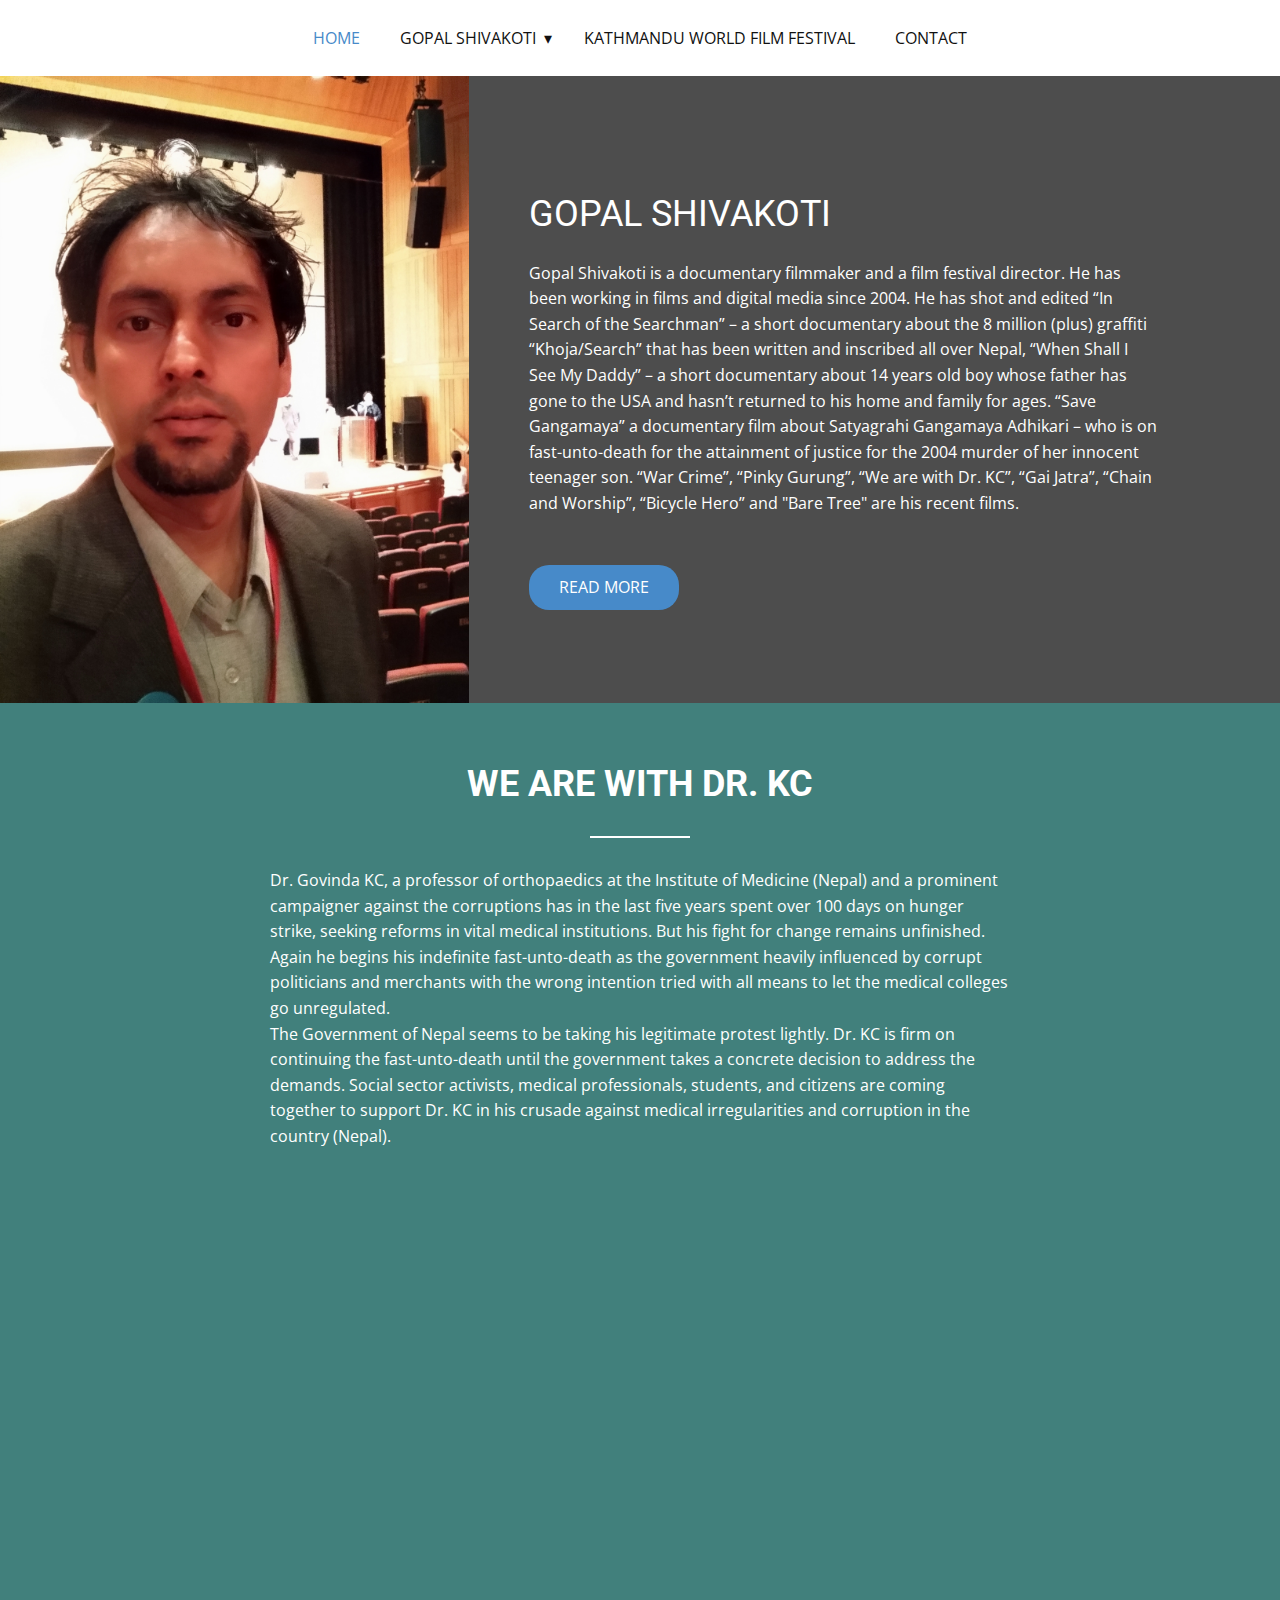
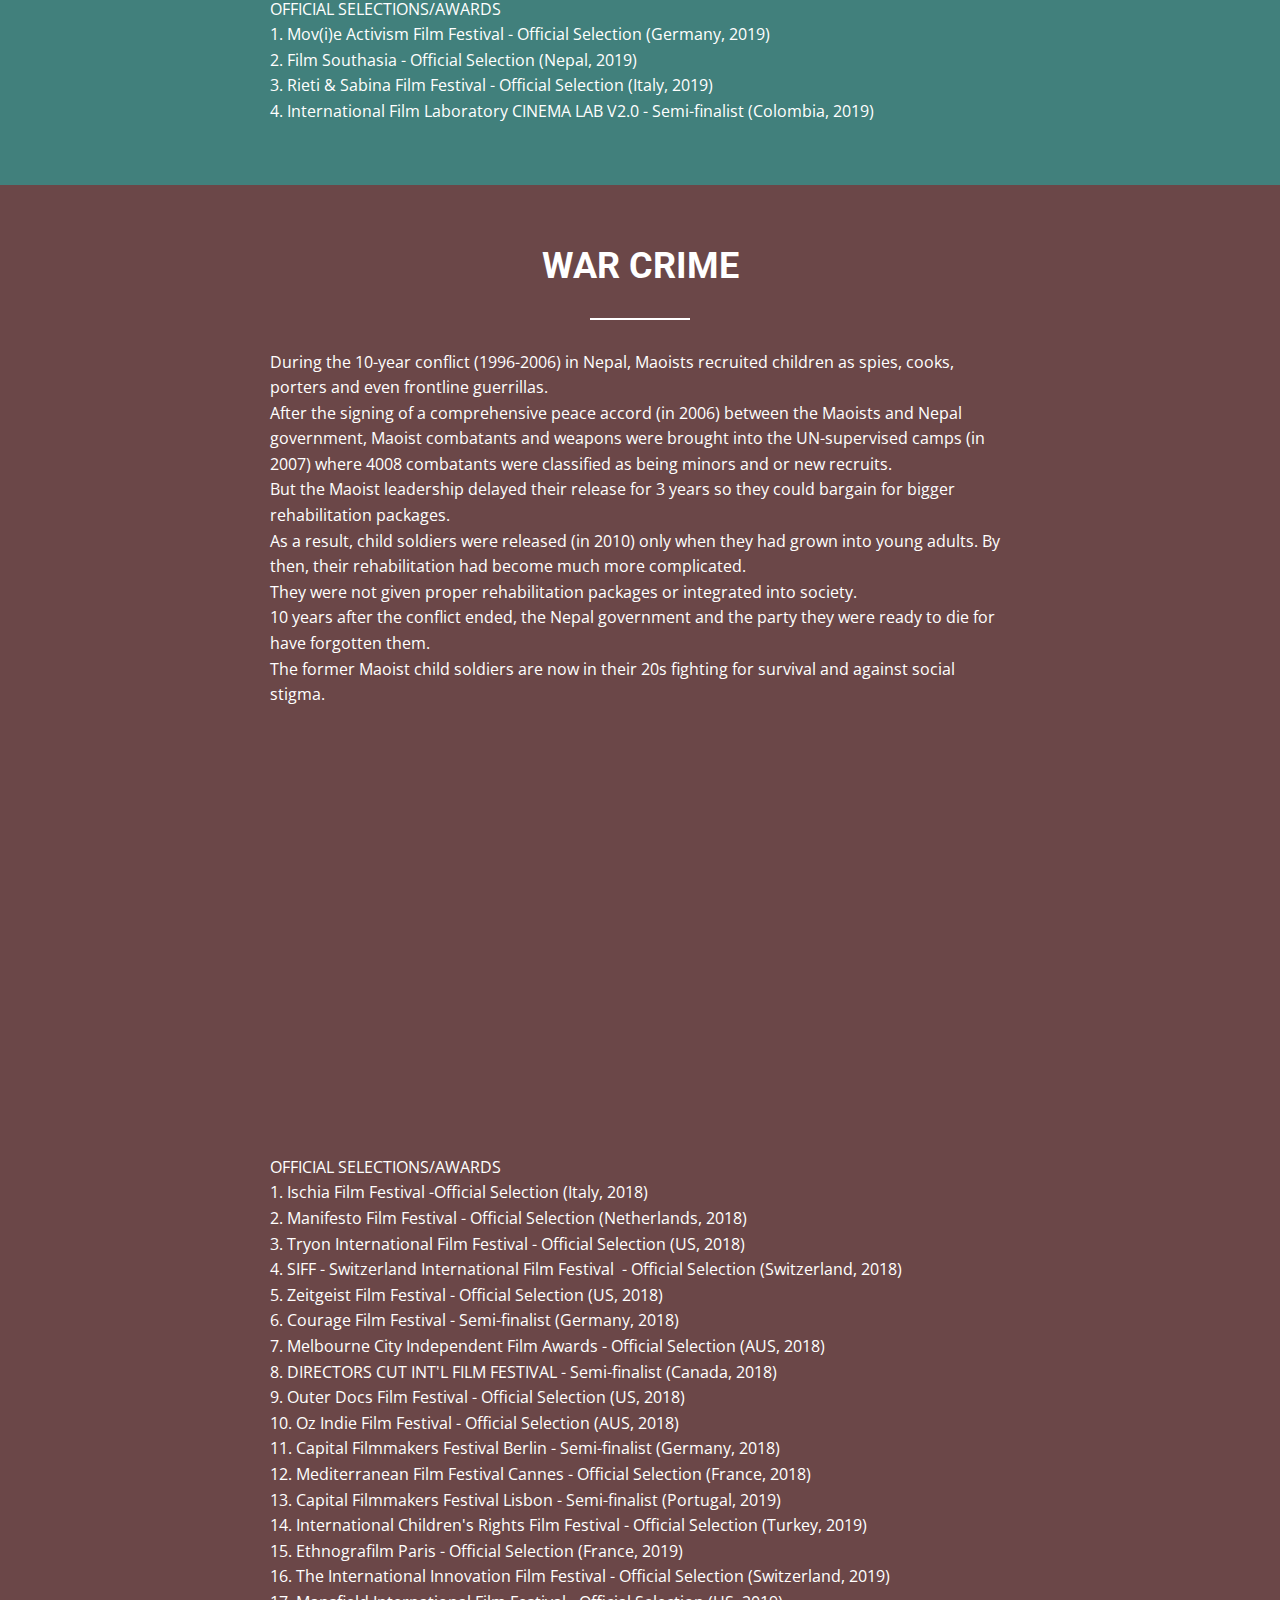
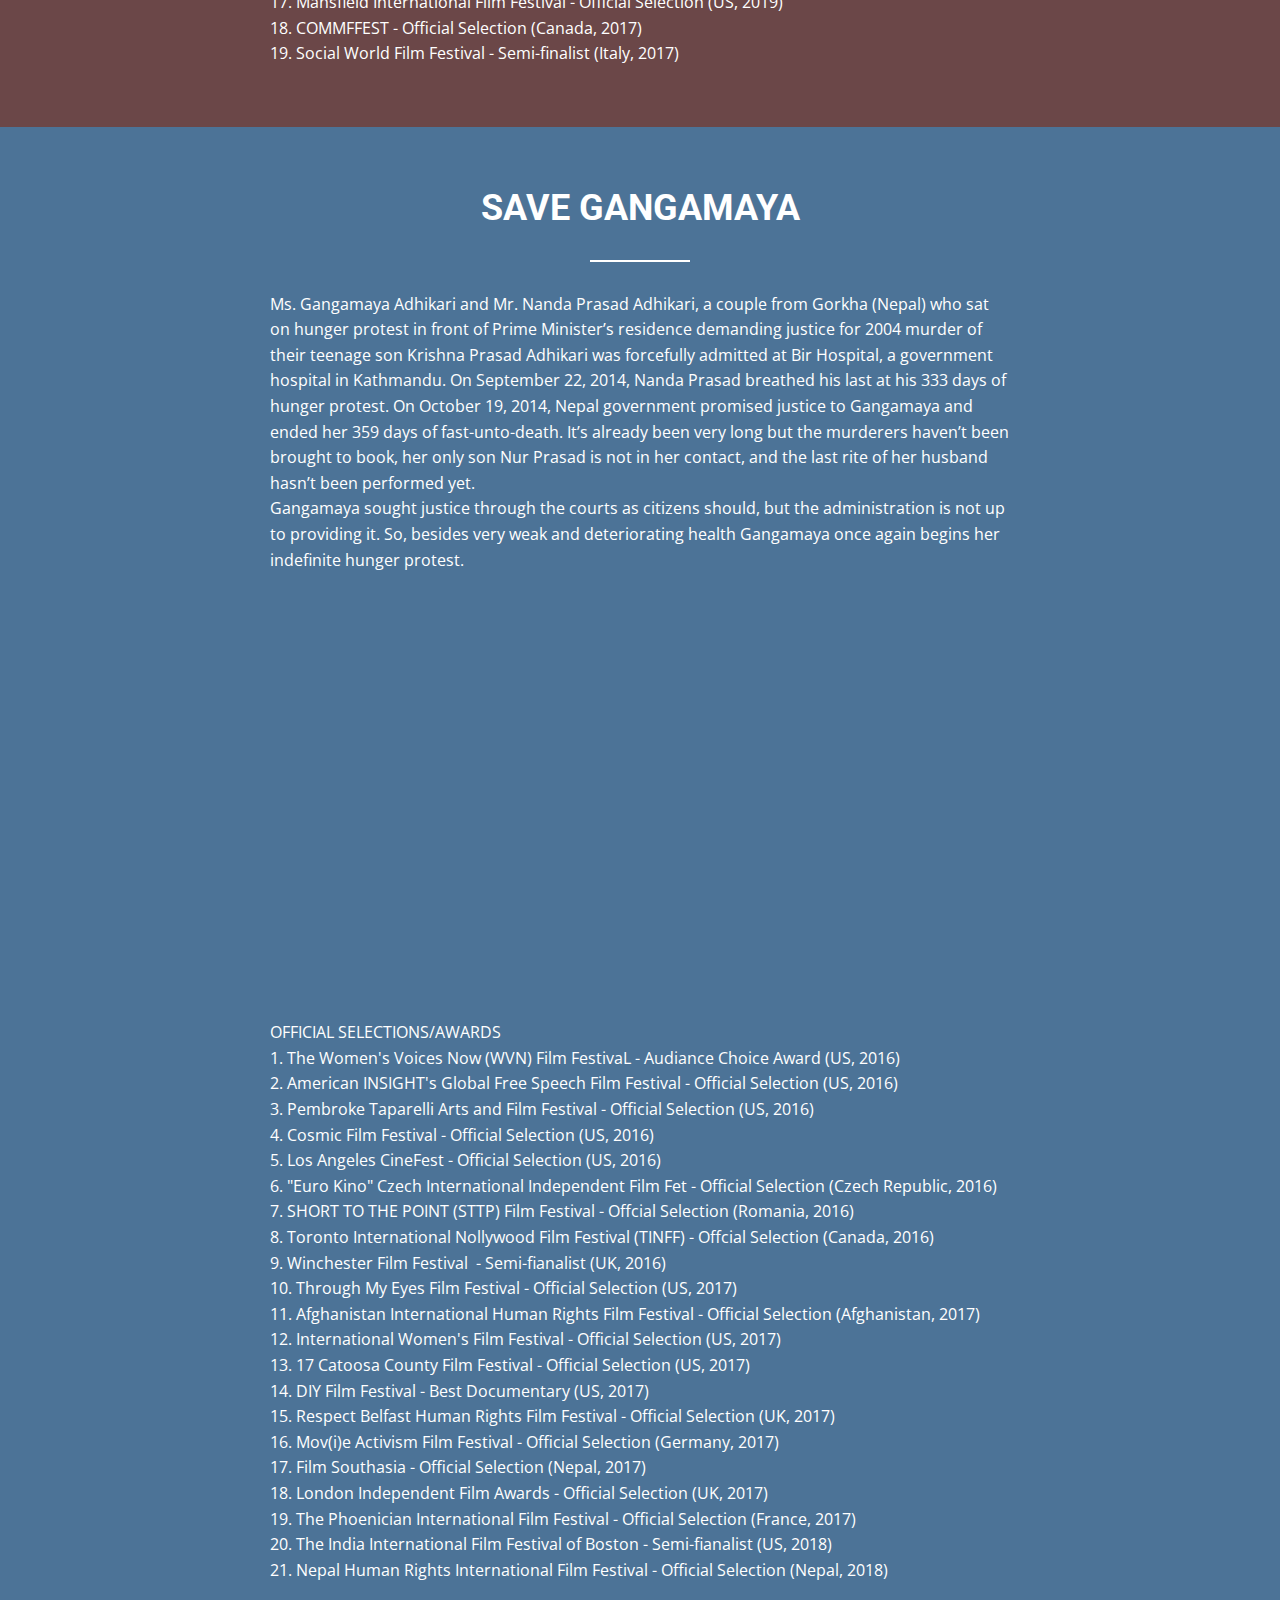
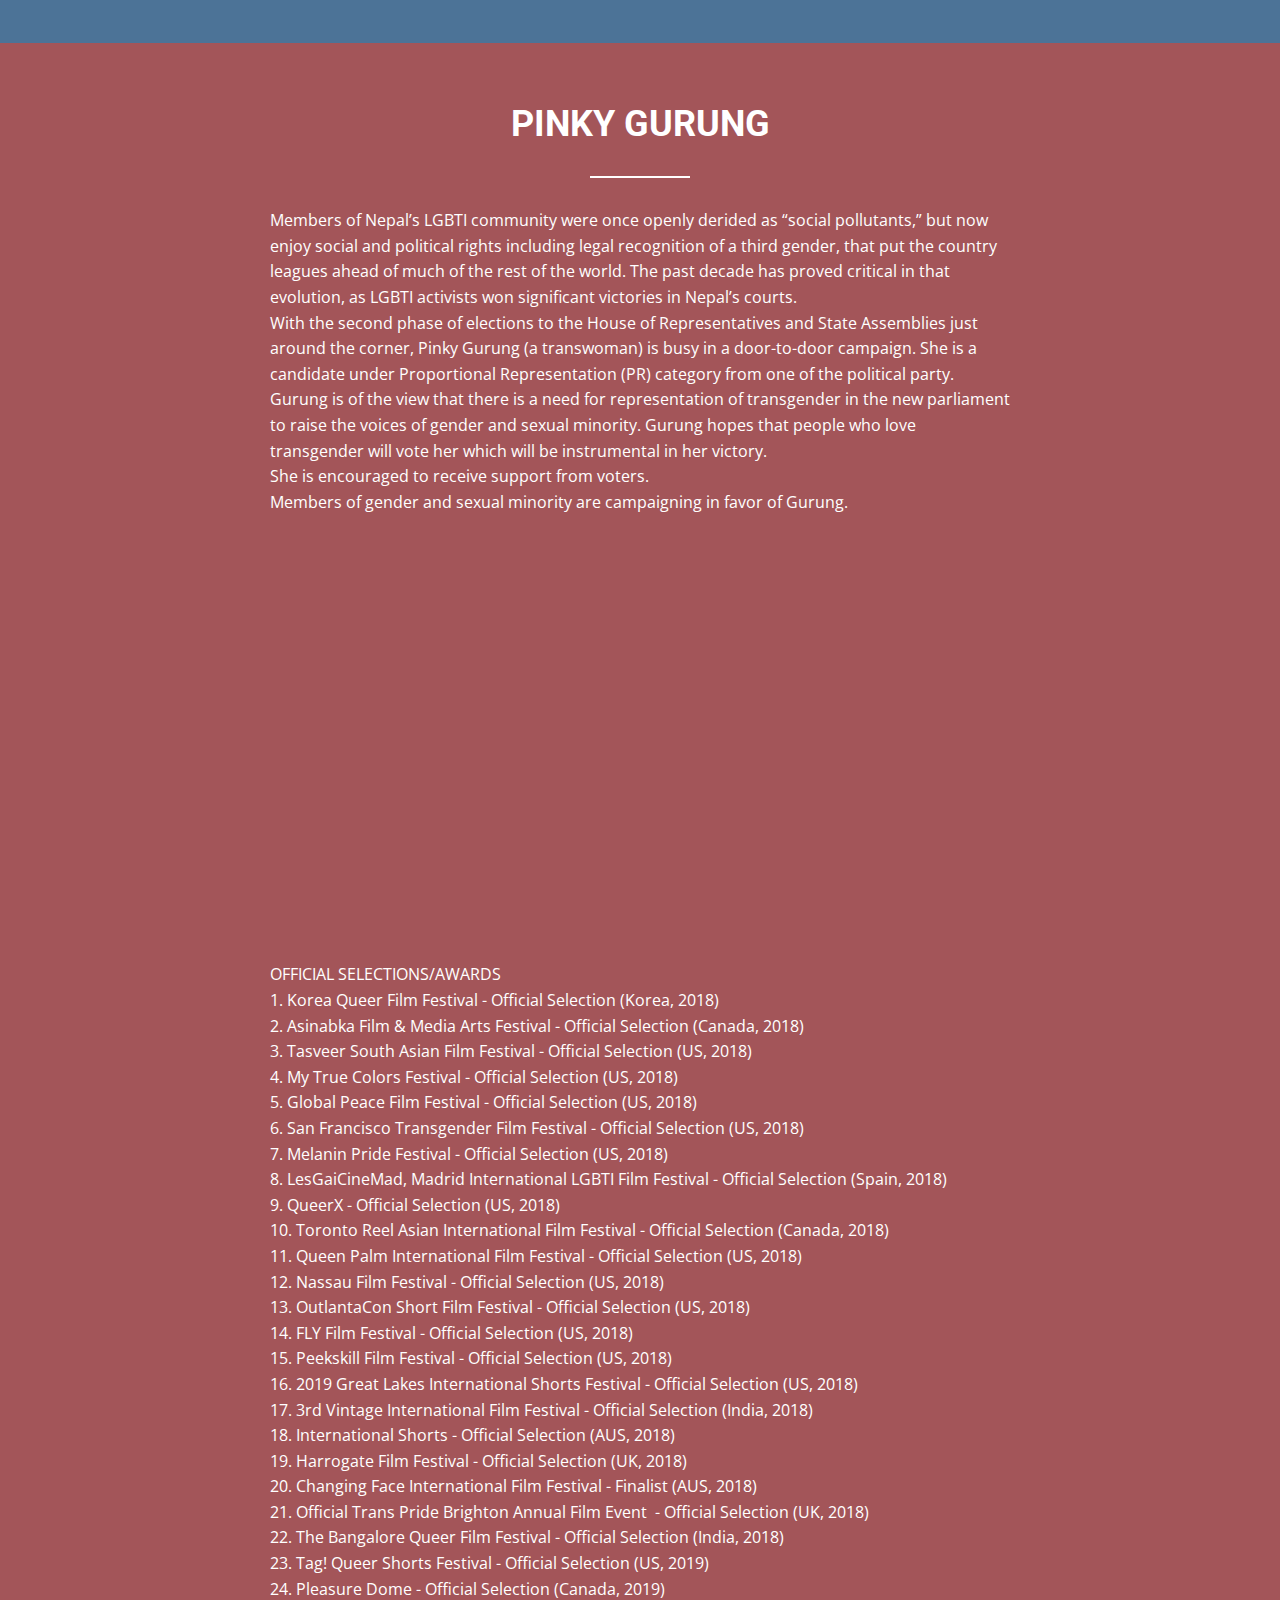
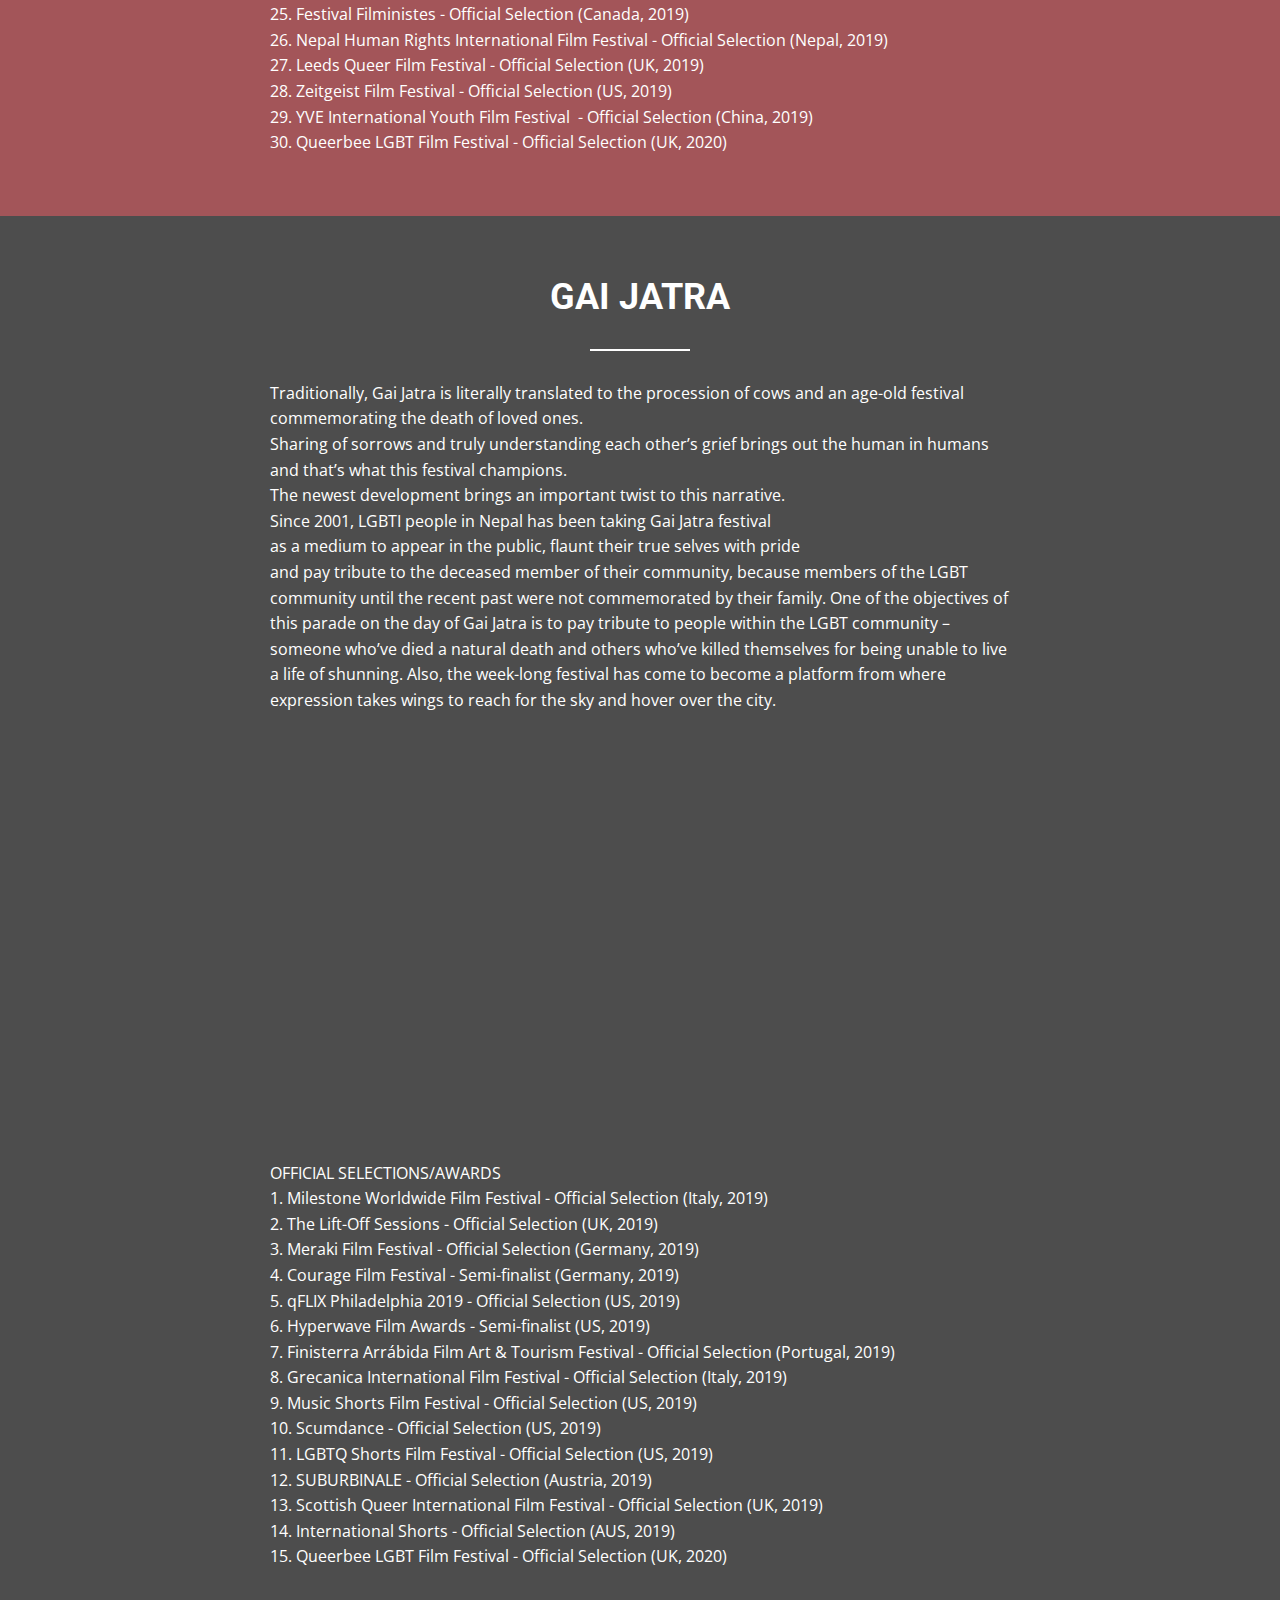
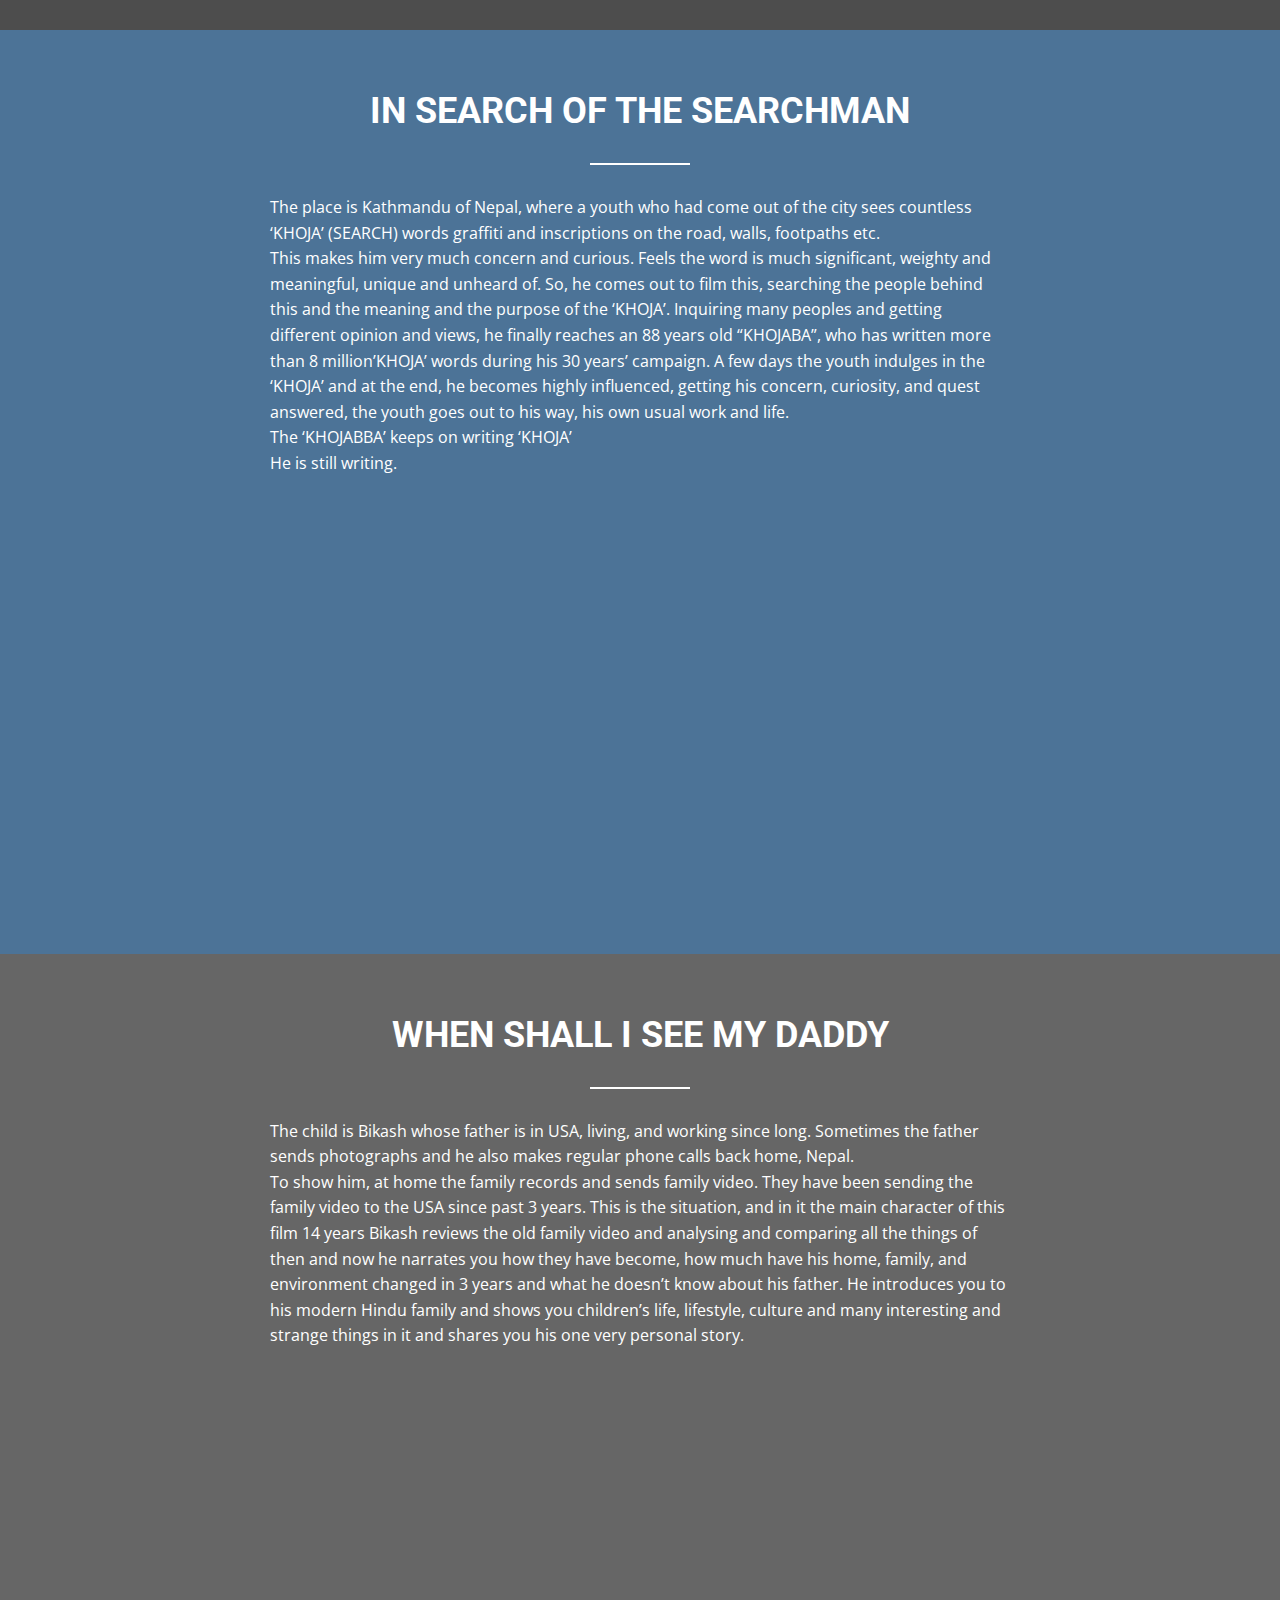
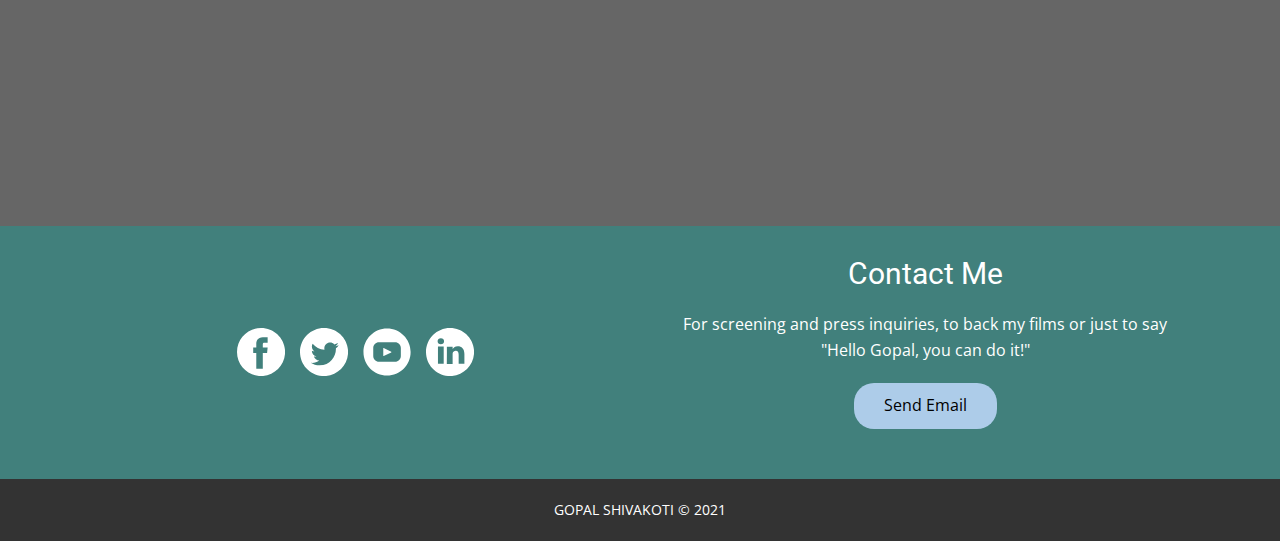
<file: index.html>
<!DOCTYPE html>
<html style="font-size: 16px;" lang="en-NP">
  <head>
	  <!-- Global site tag (gtag.js) - Google Analytics -->
<script async src="https://www.googletagmanager.com/gtag/js?id=G-P349DN2M2Y"></script>
<script>
  window.dataLayer = window.dataLayer || [];
  function gtag(){dataLayer.push(arguments);}
  gtag('js', new Date());

  gtag('config', 'G-P349DN2M2Y');
</script>
    <meta name="viewport" content="width=device-width, initial-scale=1.0">
    <meta charset="utf-8">
    <meta name="keywords" content="Gopal Shivakoti">
    <meta name="description" content="Gopal Shivakoti">
    <meta name="page_type" content="np-template-header-footer-from-plugin">
    <title>Gopal Shivakoti</title>
    <link rel="stylesheet" href="nicepage.css" media="screen">
<link rel="stylesheet" href="Gopal-Shivakoti.css" media="screen">
    <script class="u-script" type="text/javascript" src="jquery.js" defer=""></script>
    <script class="u-script" type="text/javascript" src="nicepage.js" defer=""></script>
    <meta name="generator" content="Nicepage 3.3.3, nicepage.com">
    <link rel="icon" href="images/favicon4.jpg">
    <link id="u-theme-google-font" rel="stylesheet" href="https://fonts.googleapis.com/css?family=Roboto:100,100i,300,300i,400,400i,500,500i,700,700i,900,900i|Open+Sans:300,300i,400,400i,600,600i,700,700i,800,800i">
    
    
    
    
    
    
    
    
    
    
    
    
    
    <script type="application/ld+json">{
		"@context": "http://schema.org",
		"@type": "Organization",
		"name": "Gopal Shivakoti",
		"url": "index.html"
}</script>
    <meta property="og:title" content="Gopal Shivakoti">
    <meta property="og:type" content="website">
    <meta property="og:description" content="Gopal Shivakoti">
    <meta name="theme-color" content="#478ac9">
    <link rel="canonical" href="index.html">
    <meta property="og:url" content="index.html">
  </head>
  <body data-home-page="Gopal-Shivakoti.html" data-home-page-title="Gopal Shivakoti" class="u-body u-overlap"><header class="u-align-center u-clearfix u-header u-sticky u-white u-header" id="sec-22e5"><div class="u-clearfix u-sheet u-sheet-1">
        <nav class="u-dropdown-icon u-menu u-menu-dropdown u-offcanvas u-menu-1">
          <div class="menu-collapse" style="font-size: 1rem; letter-spacing: 0px;">
            <a class="u-button-style u-custom-left-right-menu-spacing u-custom-padding-bottom u-custom-top-bottom-menu-spacing u-nav-link u-text-active-palette-1-base u-text-hover-palette-2-base" href="#">
              <svg><use xmlns:xlink="http://www.w3.org/1999/xlink" xlink:href="#menu-hamburger"></use></svg>
              <svg version="1.1" xmlns="http://www.w3.org/2000/svg" xmlns:xlink="http://www.w3.org/1999/xlink"><defs><symbol id="menu-hamburger" viewBox="0 0 16 16" style="width: 16px; height: 16px;"><rect y="1" width="16" height="2"></rect><rect y="7" width="16" height="2"></rect><rect y="13" width="16" height="2"></rect>
</symbol>
</defs></svg>
            </a>
          </div>
          <div class="u-custom-menu u-nav-container">
            <ul class="u-nav u-unstyled u-nav-1"><li class="u-nav-item"><a class="u-button-style u-nav-link u-text-active-palette-1-base u-text-hover-palette-2-base" href="Gopal-Shivakoti.html#Ho" data-page-id="1126508679" style="padding: 10px 20px;">HOME</a>
</li><li class="u-nav-item"><a class="u-button-style u-nav-link u-text-active-palette-1-base u-text-hover-palette-2-base" href="#" style="padding: 10px 20px;">GOPAL SHIVAKOTI</a><div class="u-nav-popup"><ul class="u-h-spacing-20 u-nav u-unstyled u-v-spacing-10"><li class="u-nav-item"><a class="u-button-style u-nav-link u-white" href="Gopal-Shivakoti.html#carousel_6a8b" data-page-id="1126508679">WE ARE WITH DR. KC</a>
</li><li class="u-nav-item"><a class="u-button-style u-nav-link u-white" href="Gopal-Shivakoti.html#carousel_3783" data-page-id="1126508679">WAR CRIME</a>
</li><li class="u-nav-item"><a class="u-button-style u-nav-link u-white" href="Gopal-Shivakoti.html#carousel_b616" data-page-id="1126508679">SAVE GANGAMAYA</a>
</li><li class="u-nav-item"><a class="u-button-style u-nav-link u-white" href="Gopal-Shivakoti.html#carousel_cc46" data-page-id="1126508679">PINKY GURUNG</a>
</li><li class="u-nav-item"><a class="u-button-style u-nav-link u-white" href="Gopal-Shivakoti.html#carousel_6e13" data-page-id="1126508679">GAI JATRA</a>
</li><li class="u-nav-item"><a class="u-button-style u-nav-link u-white" href="Gopal-Shivakoti.html#carousel_e84f" data-page-id="1126508679">IN SEARCH OF THE SEARCHMAN</a>
</li><li class="u-nav-item"><a class="u-button-style u-nav-link u-white" href="Gopal-Shivakoti.html#carousel_3424" data-page-id="1126508679">WHEN SHALL I SEE MY DADDY</a>
</li><li class="u-nav-item"><a class="u-button-style u-nav-link u-white" href="#">CHAIN AND WORSHIP</a>
</li><li class="u-nav-item"><a class="u-button-style u-nav-link u-white" href="#">BICYCLE HERO</a>
</li><li class="u-nav-item"><a class="u-button-style u-nav-link u-white" href="#">BARE TREE</a>
</li></ul>
</div>
</li><li class="u-nav-item"><a class="u-button-style u-nav-link u-text-active-palette-1-base u-text-hover-palette-2-base" href="KATHMANDU-WORLD-FILM-FESTIVAL.html" target="_blank" style="padding: 10px 20px;">KATHMANDU WORLD FILM FESTIVAL</a>
</li><li class="u-nav-item"><a class="u-button-style u-nav-link u-text-active-palette-1-base u-text-hover-palette-2-base" href="Gopal-Shivakoti.html#sec-250a" data-page-id="1126508679" style="padding: 10px 20px;">CONTACT</a>
</li></ul>
          </div>
          <div class="u-custom-menu u-nav-container-collapse">
            <div class="u-black u-container-style u-inner-container-layout u-opacity u-opacity-95 u-sidenav">
              <div class="u-sidenav-overflow">
                <div class="u-menu-close"></div>
                <ul class="u-align-center u-nav u-popupmenu-items u-unstyled u-nav-3"><li class="u-nav-item"><a class="u-button-style u-nav-link" href="Gopal-Shivakoti.html#Ho" data-page-id="1126508679" style="padding: 10px 20px;">HOME</a>
</li><li class="u-nav-item"><a class="u-button-style u-nav-link" href="#" style="padding: 10px 20px;">GOPAL SHIVAKOTI</a><div class="u-nav-popup"><ul class="u-h-spacing-20 u-nav u-unstyled u-v-spacing-10"><li class="u-nav-item"><a class="u-button-style u-nav-link" href="Gopal-Shivakoti.html#carousel_6a8b" data-page-id="1126508679">WE ARE WITH DR. KC</a>
</li><li class="u-nav-item"><a class="u-button-style u-nav-link" href="Gopal-Shivakoti.html#carousel_3783" data-page-id="1126508679">WAR CRIME</a>
</li><li class="u-nav-item"><a class="u-button-style u-nav-link" href="Gopal-Shivakoti.html#carousel_b616" data-page-id="1126508679">SAVE GANGAMAYA</a>
</li><li class="u-nav-item"><a class="u-button-style u-nav-link" href="Gopal-Shivakoti.html#carousel_cc46" data-page-id="1126508679">PINKY GURUNG</a>
</li><li class="u-nav-item"><a class="u-button-style u-nav-link" href="Gopal-Shivakoti.html#carousel_6e13" data-page-id="1126508679">GAI JATRA</a>
</li><li class="u-nav-item"><a class="u-button-style u-nav-link" href="Gopal-Shivakoti.html#carousel_e84f" data-page-id="1126508679">IN SEARCH OF THE SEARCHMAN</a>
</li><li class="u-nav-item"><a class="u-button-style u-nav-link" href="Gopal-Shivakoti.html#carousel_3424" data-page-id="1126508679">WHEN SHALL I SEE MY DADDY</a>
</li><li class="u-nav-item"><a class="u-button-style u-nav-link" href="#">CHAIN AND WORSHIP</a>
</li><li class="u-nav-item"><a class="u-button-style u-nav-link" href="#">BICYCLE HERO</a>
</li><li class="u-nav-item"><a class="u-button-style u-nav-link" href="#">BARE TREE</a>
</li></ul>
</div>
</li><li class="u-nav-item"><a class="u-button-style u-nav-link" href="KATHMANDU-WORLD-FILM-FESTIVAL.html" target="_blank" style="padding: 10px 20px;">KATHMANDU WORLD FILM FESTIVAL</a>
</li><li class="u-nav-item"><a class="u-button-style u-nav-link" href="Gopal-Shivakoti.html#sec-250a" data-page-id="1126508679" style="padding: 10px 20px;">CONTACT</a>
</li></ul>
              </div>
            </div>
            <div class="u-black u-menu-overlay u-opacity u-opacity-70"></div>
          </div>
        </nav>
      </div></header>
    <section class="u-clearfix u-grey-70 u-section-1" id="Ho">
      <div class="u-clearfix u-expanded-width u-gutter-0 u-layout-wrap u-layout-wrap-1">
        <div class="u-layout" style="">
          <div class="u-layout-row" style="">
            <div class="u-align-left u-container-style u-image u-layout-cell u-left-cell u-size-22 u-size-xs-60 u-image-1" src="">
              <div class="u-container-layout u-container-layout-1" src=""></div>
            </div>
            <div class="u-align-left u-container-style u-grey-70 u-layout-cell u-right-cell u-size-38 u-size-xs-60 u-layout-cell-2">
              <div class="u-container-layout u-container-layout-2">
                <h2 class="u-text u-text-1">GOPAL SHIVAKOTI</h2>
                <p class="u-text u-text-2">Gopal Shivakoti is a documentary filmmaker and a film festival director. He has been working in films and digital media since 2004. He has shot and edited “In Search of the Searchman” – a short documentary about the 8 million (plus) graffiti “Khoja/Search” that has been written and inscribed all over Nepal, “When Shall I See My Daddy” – a short documentary about 14 years old boy whose father has gone to the USA and hasn’t returned to his home and family for ages. “Save Gangamaya” a documentary film about Satyagrahi Gangamaya Adhikari – who is on fast-unto-death for the attainment of justice for the 2004 murder of her innocent teenager son. “War Crime”, “Pinky Gurung”, “We are with Dr. KC”,&nbsp;“Gai Jatra”, “Chain and Worship”, “Bicycle Hero” and "Bare Tree" are his recent films.</p>
                <a href="http://www.bikasudhyami.com.np/index.php/blogs/all-blogs/catalyst/social-changemakers-blog-issue-no7-gopal-siwakoti-documentary-maker-documentary-making-demands-passion-and-commence" class="u-btn u-btn-round u-button-style u-palette-1-base u-radius-20 u-btn-1" data-animation-name="fadeIn" data-animation-duration="1000" data-animation-delay="0" data-animation-direction="" target="_blank">READ MORE</a>
              </div>
            </div>
          </div>
        </div>
      </div>
    </section>
    <style class="u-overlap-style">.u-overlap:not(.u-sticky-scroll) .u-header {
}</style>
    <section class="u-align-center u-clearfix u-palette-4-dark-2 u-section-2" id="carousel_6a8b">
      <div class="u-clearfix u-sheet u-valign-middle u-sheet-1">
        <h2 class="u-text u-text-1">WE ARE WITH DR. KC</h2>
        <div class="u-border-2 u-border-white u-line u-line-horizontal u-line-1"></div>
        <p class="u-align-left u-text u-text-2">Dr. Govinda KC, a professor of orthopaedics at the Institute of Medicine (Nepal) and a prominent campaigner against the corruptions has in the last five years spent over 100 days on hunger strike, seeking reforms in vital medical institutions. But his fight for change remains unfinished. Again he begins his indefinite fast-unto-death as the government heavily influenced by corrupt politicians and merchants with the wrong intention tried with all means to let the medical colleges go unregulated.<br>The Government of Nepal seems to be taking his legitimate protest lightly. Dr. KC is firm on continuing the fast-unto-death until the government takes a concrete decision to address the demands. Social sector activists, medical professionals, students, and citizens are coming together to support Dr. KC in his crusade against medical irregularities and corruption in the country (Nepal).
        </p>
        <div class="u-video u-video-contain u-video-1">
          <div style="position: absolute;" class="embed-responsive">
            <iframe style="position: absolute;top: 0;left: 0;width: 100%;height: 100%;" class="embed-responsive-item" src="https://www.youtube.com/embed/_L73gV8x48w?playlist=_L73gV8x48w&amp;loop=1&amp;mute=0&amp;showinfo=0&amp;controls=1&amp;start=0" frameborder="0" allowfullscreen=""></iframe>
          </div>
        </div>
        <p class="u-align-left u-text u-text-3">OFFICIAL SELECTIONS/AWARDS<br>1. Mov(i)e Activism Film Festival - Official Selection (Germany, 2019)<br>2. Film Southasia - Official Selection (Nepal, 2019)<br>3.&nbsp;Rieti &amp; Sabina Film Festival - Official Selection (Italy, 2019)<br>4. International Film Laboratory CINEMA LAB V2.0 - Semi-finalist (Colombia, 2019)
        </p>
      </div>
    </section>
    <section class="u-align-center u-clearfix u-palette-2-dark-2 u-section-3" id="carousel_3783">
      <div class="u-clearfix u-sheet u-valign-middle u-sheet-1">
        <h2 class="u-text u-text-1">WAR CRIME</h2>
        <div class="u-border-2 u-border-white u-line u-line-horizontal u-line-1"></div>
        <p class="u-align-left u-text u-text-2">During the 10-year conflict (1996-2006) in Nepal, Maoists recruited children as spies, cooks, porters and even frontline guerrillas.<br>After the signing of a comprehensive peace accord (in 2006) between the Maoists and Nepal government, Maoist combatants and weapons were brought into the UN-supervised camps (in 2007) where 4008 combatants were classified as being minors and or new recruits.<br>But the Maoist leadership delayed their release for 3 years so they could bargain for bigger rehabilitation packages.<br>As a result, child soldiers were released (in 2010) only when they had grown into young adults. By then, their rehabilitation had become much more complicated.<br>They were not given proper rehabilitation packages or integrated into society.<br>10 years after the conflict ended, the Nepal government and the party they were ready to die for have forgotten them.<br>The former Maoist child soldiers are now in their 20s fighting for survival and against social stigma.
        </p>
        <div class="u-video u-video-contain u-video-1">
          <div style="position: absolute;" class="embed-responsive">
            <iframe style="position: absolute;top: 0;left: 0;width: 100%;height: 100%;" class="embed-responsive-item" src="https://www.youtube.com/embed/MdSJ3II5VX0?playlist=MdSJ3II5VX0&amp;loop=1&amp;mute=0&amp;showinfo=0&amp;controls=1&amp;start=0" frameborder="0" allowfullscreen=""></iframe>
          </div>
        </div>
        <p class="u-align-left u-text u-text-3">OFFICIAL SELECTIONS/AWARDS<br>1. Ischia Film Festival -Official Selection (Italy, 2018)<br>2. Manifesto Film Festival - Official Selection (Netherlands, 2018)<br>3. Tryon International Film Festival - Official Selection (US, 2018)<br>4. SIFF - Switzerland International Film Festival&nbsp; - Official Selection (Switzerland, 2018)<br>5. Zeitgeist Film Festival - Official Selection (US, 2018)<br>6. Courage Film Festival - Semi-finalist (Germany, 2018)<br>7. Melbourne City Independent Film Awards - Official Selection (AUS, 2018)<br>8. DIRECTORS CUT INT'L FILM FESTIVAL - Semi-finalist&nbsp;(Canada, 2018)<br>9. Outer Docs Film Festival - Official Selection (US, 2018)<br>10. Oz Indie Film Festival - Official Selection (AUS, 2018)<br>11. Capital Filmmakers Festival Berlin - Semi-finalist&nbsp;(Germany, 2018)<br>12. Mediterranean Film Festival Cannes - Official Selection (France, 2018)<br>13. Capital Filmmakers Festival Lisbon - Semi-finalist&nbsp;(Portugal, 2019)<br>14. International Children's Rights Film Festival - Official Selection (Turkey, 2019)<br>15. Ethnografilm Paris - Official Selection (France, 2019)<br>16. The International Innovation Film Festival - Official Selection (Switzerland, 2019)<br>17. Mansfield International Film Festival - Official Selection (US, 2019)<br>18. COMMFFEST - Official Selection (Canada, 2017)<br>19. Social World Film Festival - Semi-finalist&nbsp;(Italy, 2017)<br>
        </p>
      </div>
    </section>
    <section class="u-align-center u-clearfix u-palette-1-dark-1 u-section-4" id="carousel_b616">
      <div class="u-clearfix u-sheet u-valign-middle u-sheet-1">
        <h2 class="u-text u-text-1">SAVE GANGAMAYA</h2>
        <div class="u-border-2 u-border-white u-line u-line-horizontal u-line-1"></div>
        <p class="u-align-left u-text u-text-2">Ms. Gangamaya Adhikari and Mr. Nanda Prasad Adhikari, a couple from Gorkha (Nepal) who sat on hunger protest in front of Prime Minister’s residence demanding justice for 2004 murder of their teenage son Krishna Prasad Adhikari was forcefully admitted at Bir Hospital, a government hospital in Kathmandu. On September 22, 2014, Nanda Prasad breathed his last at his 333 days of hunger protest. On October 19, 2014, Nepal government promised justice to Gangamaya and ended her 359 days of fast-unto-death. It’s already been very long but the murderers haven’t been brought to book, her only son Nur Prasad is not in her contact, and the last rite of her husband hasn’t been performed yet.<br>Gangamaya sought justice through the courts as citizens should, but the administration is not up to providing it. So, besides very weak and deteriorating health Gangamaya once again begins her indefinite hunger protest.
        </p>
        <div class="u-video u-video-contain u-video-1">
          <div style="position: absolute;" class="embed-responsive">
            <iframe style="position: absolute;top: 0;left: 0;width: 100%;height: 100%;" class="embed-responsive-item" src="https://www.youtube.com/embed/hzA7hWLw3hE?playlist=hzA7hWLw3hE&amp;loop=1&amp;mute=0&amp;showinfo=0&amp;controls=1&amp;start=0" frameborder="0" allowfullscreen=""></iframe>
          </div>
        </div>
        <p class="u-align-left u-text u-text-body-alt-color u-text-3">OFFICIAL SELECTIONS/AWARDS<br>1. The Women's Voices Now (WVN) Film FestivaL - Audiance Choice Award (US, 2016)<br>2. American INSIGHT's Global Free Speech Film Festival - Official Selection (US, 2016)<br>3. Pembroke Taparelli Arts and Film Festival - Official Selection (US, 2016)<br>4. Cosmic Film Festival - Official Selection (US, 2016)<br>5. Los Angeles CineFest - Official Selection (US, 2016)<br>6. "Euro Kino" Czech International Independent Film Fet - Official Selection (Czech Republic, 2016)<br>7. SHORT TO THE POINT (STTP) Film Festival - Offcial Selection (Romania, 2016)<br>8. Toronto International Nollywood Film Festival (TINFF) - Offcial Selection (Canada, 2016)<br>9. Winchester Film Festival&nbsp; - Semi-fianalist (UK, 2016)<br>10. Through My Eyes Film Festival - Official Selection (US, 2017)<br>11.&nbsp;Afghanistan International Human Rights Film Festival - Official Selection (Afghanistan, 2017)<br>12.&nbsp;International Women's Film Festival - Official Selection (US, 2017)<br>13. 17 Catoosa County Film Festival - Official Selection (US, 2017)<br>14. DIY Film Festival - Best Documentary (US, 2017)<br>15. Respect Belfast Human Rights Film Festival - Official Selection (UK, 2017)<br>16. Mov(i)e Activism Film Festival - Official Selection (Germany, 2017)<br>17. Film Southasia - Official Selection (Nepal, 2017)<br>18. London Independent Film Awards - Official Selection (UK, 2017)<br>19. The Phoenician International Film Festival - Official Selection (France, 2017)<br>20.&nbsp;The India International Film Festival of Boston - Semi-fianalist (US, 2018)&nbsp;<br>21. Nepal Human Rights&nbsp;International Film Festival - Official Selection (Nepal, 2018)<br>
        </p>
      </div>
    </section>
    <section class="u-align-center u-clearfix u-palette-2-dark-1 u-section-5" id="carousel_cc46">
      <div class="u-clearfix u-sheet u-sheet-1">
        <h2 class="u-text u-text-1">PINKY GURUNG</h2>
        <div class="u-border-2 u-border-white u-line u-line-horizontal u-line-1"></div>
        <p class="u-align-left u-text u-text-2">Members of Nepal’s LGBTI community were once openly derided as “social pollutants,” but now enjoy social and political rights including legal recognition of a third gender, that put the country leagues ahead of much of the rest of the world. The past decade has proved critical in that evolution, as LGBTI activists won significant victories in Nepal’s courts.<br>With the second phase of elections to the House of Representatives and State Assemblies just around the corner, Pinky Gurung (a transwoman) is busy in a door-to-door campaign. She is a candidate under Proportional Representation (PR) category from one of the political party.<br>Gurung is of the view that there is a need for representation of transgender in the new parliament to raise the voices of gender and sexual minority. Gurung hopes that people who love transgender will vote her which will be instrumental in her victory.<br>She is encouraged to receive support from voters.<br>Members of gender and sexual minority are campaigning in favor of Gurung.
        </p>
        <div class="u-video u-video-contain u-video-1">
          <div style="position: absolute;" class="embed-responsive">
            <iframe style="position: absolute;top: 0;left: 0;width: 100%;height: 100%;" class="embed-responsive-item" src="https://www.youtube.com/embed/GwvMvynPu4g?playlist=GwvMvynPu4g&amp;loop=1&amp;mute=0&amp;showinfo=0&amp;controls=1&amp;start=0" frameborder="0" allowfullscreen=""></iframe>
          </div>
        </div>
        <p class="u-align-left u-text u-text-3">OFFICIAL SELECTIONS/AWARDS<br>1. Korea Queer Film Festival - Official Selection (Korea, 2018)<br>2. Asinabka Film &amp; Media Arts Festival - Official Selection (Canada, 2018)<br>3. Tasveer South Asian Film Festival - Official Selection (US, 2018)<br>4. My True Colors Festival - Official Selection (US, 2018)<br>5. Global Peace Film Festival -&nbsp;Official Selection (US, 2018)<br>6. San Francisco Transgender Film Festival -&nbsp;Official Selection (US, 2018)<br>7. Melanin Pride Festival - Official Selection (US, 2018)<br>8. LesGaiCineMad, Madrid International LGBTI Film Festival - Official Selection (Spain, 2018)<br>9. QueerX -&nbsp;Official Selection (US, 2018)<br>10. Toronto Reel Asian International Film Festival - Official Selection (Canada, 2018)<br>11. Queen Palm International Film Festival - Official Selection (US, 2018)<br>12. Nassau Film Festival - Official Selection (US, 2018)<br>13. OutlantaCon Short Film Festival - Official Selection (US, 2018)<br>14. FLY Film Festival - Official Selection (US, 2018)<br>15. Peekskill Film Festival - Official Selection (US, 2018)<br>16. 2019 Great Lakes International Shorts Festival - Official Selection (US, 2018)<br>17. 3rd Vintage International Film Festival - Official Selection (India, 2018)<br>18. International Shorts - Official Selection (AUS, 2018)<br>19. Harrogate Film Festival - Official Selection (UK, 2018)<br>20. Changing Face International Film Festival - Finalist&nbsp;(AUS, 2018)<br>21. Official Trans Pride Brighton Annual Film Event&nbsp;&nbsp;- Official Selection (UK, 2018)<br>22. The Bangalore Queer Film Festival - Official Selection (India, 2018)<br>23. Tag! Queer Shorts Festival - Official Selection (US, 2019)<br>24. Pleasure Dome - Official Selection (Canada, 2019)<br>25. Festival Filministes - Official Selection (Canada, 2019)<br>26. Nepal Human Rights International Film Festival - Official Selection (Nepal, 2019)<br>27. Leeds Queer Film Festival - Official Selection (UK, 2019)<br>28. Zeitgeist Film Festival - Official Selection (US, 2019)<br>29. YVE International Youth Film Festival&nbsp;&nbsp;- Official Selection (China, 2019)<br>30. Queerbee LGBT Film Festival - Official Selection (UK, 2020)<br>
        </p>
      </div>
    </section>
    <section class="u-align-center u-clearfix u-grey-70 u-section-6" id="carousel_6e13">
      <div class="u-clearfix u-sheet u-sheet-1">
        <h2 class="u-text u-text-1">GAI JATRA</h2>
        <div class="u-border-2 u-border-white u-line u-line-horizontal u-line-1"></div>
        <p class="u-align-left u-text u-text-2">Traditionally, Gai Jatra is literally translated to the procession of cows and an age-old festival commemorating the death of loved ones.<br>Sharing of sorrows and truly understanding each other’s grief brings out the human in humans and that’s what this festival champions.<br>The newest development brings an important twist to this narrative.<br>Since 2001, LGBTI people in Nepal has been taking Gai Jatra festival<br>as a medium to appear in the public, flaunt their true selves with pride<br>and pay tribute to the deceased member of their community, because members of the LGBT community until the recent past were not commemorated by their family. One of the objectives of this parade on the day of Gai Jatra is to pay tribute to people within the LGBT community – someone who’ve died a natural death and others who’ve killed themselves for being unable to live a life of shunning. Also, the week-long festival has come to become a platform from where expression takes wings to reach for the sky and hover over the city.
        </p>
        <div class="u-video u-video-contain u-video-1">
          <div style="position: absolute;" class="embed-responsive">
            <iframe style="position: absolute;top: 0;left: 0;width: 100%;height: 100%;" class="embed-responsive-item" src="https://www.youtube.com/embed/jqz2iPEvZfU?playlist=jqz2iPEvZfU&amp;loop=1&amp;mute=0&amp;showinfo=0&amp;controls=1&amp;start=0" frameborder="0" allowfullscreen=""></iframe>
          </div>
        </div>
        <p class="u-align-left u-text u-text-3">OFFICIAL SELECTIONS/AWARDS<br>1. Milestone Worldwide Film Festival&nbsp;- Official Selection (Italy, 2019)<br>2. The Lift-Off Sessions - Official Selection (UK, 2019)<br>3. Meraki Film Festival - Official Selection (Germany, 2019)<br>4. Courage Film Festival - Semi-finalist (Germany, 2019)<br>5. qFLIX Philadelphia 2019 - Official Selection (US, 2019)<br>6. Hyperwave Film Awards - Semi-finalist (US, 2019)<br>7. Finisterra Arrábida Film Art &amp; Tourism Festival&nbsp;- Official Selection (Portugal, 2019)<br>8. Grecanica International Film Festival - Official Selection (Italy, 2019)<br>9. Music Shorts Film Festival - Official Selection (US, 2019)<br>10. Scumdance - Official Selection (US, 2019)<br>11. LGBTQ Shorts Film Festival - Official Selection (US, 2019)<br>12. SUBURBINALE - Official Selection (Austria, 2019)<br>13. Scottish Queer International Film Festival - Official Selection (UK, 2019)<br>14. International Shorts - Official Selection (AUS, 2019)<br>15. Queerbee LGBT Film Festival - Official Selection (UK, 2020)<br>
        </p>
      </div>
    </section>
    <section class="u-align-center u-clearfix u-palette-1-dark-1 u-section-7" id="carousel_e84f">
      <div class="u-clearfix u-sheet u-sheet-1">
        <h2 class="u-align-center-xs u-text u-text-1">IN SEARCH OF THE SEARCHMAN</h2>
        <div class="u-border-2 u-border-white u-line u-line-horizontal u-line-1"></div>
        <p class="u-align-left u-text u-text-2">The place is Kathmandu of Nepal, where a youth who had come out of the city sees countless ‘KHOJA’ (SEARCH) words graffiti and inscriptions on the road, walls, footpaths etc.<br>This makes him very much concern and curious. Feels the word is much significant, weighty and meaningful, unique and unheard of. So, he comes out to film this, searching the people behind this and the meaning and the purpose of the ‘KHOJA’. Inquiring many peoples and getting different opinion and views, he finally reaches an 88 years old “KHOJABA”, who has written more than 8 million’KHOJA’ words during his 30 years’ campaign. A few days the youth indulges in the ‘KHOJA’ and at the end, he becomes highly influenced, getting his concern, curiosity, and quest answered, the youth goes out to his way, his own usual work and life.<br>The ‘KHOJABBA’ keeps on writing ‘KHOJA’<br>He is still writing.
        </p>
        <div class="u-video u-video-contain u-video-1">
          <div style="position: absolute;" class="embed-responsive">
            <iframe style="position: absolute;top: 0;left: 0;width: 100%;height: 100%;" class="embed-responsive-item" src="https://www.youtube.com/embed/mEjObTwWWvM?playlist=mEjObTwWWvM&amp;loop=1&amp;mute=0&amp;showinfo=0&amp;controls=1&amp;start=0" frameborder="0" allowfullscreen=""></iframe>
          </div>
        </div>
      </div>
    </section>
    <section class="u-align-center u-clearfix u-grey-60 u-section-8" id="carousel_3424">
      <div class="u-clearfix u-sheet u-sheet-1">
        <h2 class="u-align-center-xs u-text u-text-1">WHEN SHALL I SEE MY DADDY</h2>
        <div class="u-border-2 u-border-white u-line u-line-horizontal u-line-1"></div>
        <p class="u-align-left u-text u-text-2">The child is Bikash whose father is in USA, living, and working since long. Sometimes the father sends photographs and he also makes regular phone calls back home, Nepal.<br>To show him, at home the family records and sends family video. They have been sending the family video to the USA since past 3 years. This is the situation, and in it the main character of this film 14 years Bikash reviews the old family video and analysing and comparing all the things of then and now he narrates you how they have become, how much have his home, family, and environment changed in 3 years and what he doesn’t know about his father. He introduces you to his modern Hindu family and shows you children’s life, lifestyle, culture and many interesting and strange things in it and shares you his one very personal story.
        </p>
        <div class="u-video u-video-contain u-video-1">
          <div style="position: absolute;" class="embed-responsive">
            <iframe style="position: absolute;top: 0;left: 0;width: 100%;height: 100%;" class="embed-responsive-item" src="https://www.youtube.com/embed/NdffBRmeD0A?playlist=NdffBRmeD0A&amp;loop=1&amp;mute=0&amp;showinfo=0&amp;controls=1&amp;start=0" frameborder="0" allowfullscreen=""></iframe>
          </div>
        </div>
      </div>
    </section>
    <section class="u-align-center u-clearfix u-palette-4-dark-2 u-section-9" id="sec-250a">
      <div class="u-clearfix u-sheet u-valign-middle u-sheet-1">
        <div class="u-clearfix u-expanded-width u-layout-wrap u-layout-wrap-1">
          <div class="u-layout">
            <div class="u-layout-row">
              <div class="u-container-style u-layout-cell u-left-cell u-size-30 u-layout-cell-1">
                <div class="u-container-layout u-valign-middle u-container-layout-1">
                  <div class="u-align-left u-social-icons u-spacing-15 u-text-white u-social-icons-1">
                    <a class="u-social-url" target="_blank" href="https://facebook.com/gshivakoti"><span class="u-icon u-icon-circle u-social-facebook u-social-type-fill u-icon-1"><svg class="u-svg-link" preserveAspectRatio="xMidYMin slice" viewBox="0 0 112 112" style=""><use xmlns:xlink="http://www.w3.org/1999/xlink" xlink:href="#svg-e2f2"></use></svg><svg xmlns="http://www.w3.org/2000/svg" xmlns:xlink="http://www.w3.org/1999/xlink" version="1.1" xml:space="preserve" class="u-svg-content" viewBox="0 0 112 112" x="0px" y="0px" id="svg-e2f2"><path d="M56.1,0C25.1,0,0,25.1,0,56.1c0,31,25.1,56.1,56.1,56.1c31,0,56.1-25.1,56.1-56.1C112.2,25.1,87.1,0,56.1,0z M71.6,34.3h-8.2c-1.3,0-3.2,0.7-3.2,3.5v7.6h11.3l-1.3,12.9h-10V95H45V58.3h-7.2V45.4H45v-8.3c0-6,2.8-15.3,15.3-15.3l11.2,0V34.3z "></path></svg></span>
                    </a>
                    <a class="u-social-url" target="_blank" href="https://twitter.com/gopalshivakoti"><span class="u-icon u-icon-circle u-social-twitter u-social-type-fill u-icon-2"><svg class="u-svg-link" preserveAspectRatio="xMidYMin slice" viewBox="0 0 112 112" style=""><use xmlns:xlink="http://www.w3.org/1999/xlink" xlink:href="#svg-375a"></use></svg><svg xmlns="http://www.w3.org/2000/svg" xmlns:xlink="http://www.w3.org/1999/xlink" version="1.1" xml:space="preserve" class="u-svg-content" viewBox="0 0 112 112" x="0px" y="0px" id="svg-375a"><path d="M56.1,0C25.1,0,0,25.1,0,56.1s25.1,56.1,56.1,56.1s56.1-25.1,56.1-56.1S87.1,0,56.1,0z M83.8,47.3 c0,0.6,0,1.2,0,1.7c0,17.7-13.5,38.2-38.2,38.2c-7.6,0-14.6-2.2-20.6-6c1,0.1,2.1,0.2,3.2,0.2c6.3,0,12.1-2.1,16.7-5.7 c-5.9-0.1-10.8-4-12.5-9.3c0.8,0.2,1.7,0.2,2.5,0.2c1.2,0,2.4-0.2,3.5-0.5c-6.1-1.2-10.8-6.7-10.8-13.1c0-0.1,0-0.1,0-0.2 c1.8,1,3.9,1.6,6.1,1.7c-3.6-2.4-6-6.5-6-11.2c0-2.5,0.7-4.8,1.8-6.7c6.6,8.1,16.5,13.5,27.6,14c-0.2-1-0.3-2-0.3-3.1 c0-7.4,6-13.4,13.4-13.4c3.9,0,7.3,1.6,9.8,4.2c3.1-0.6,5.9-1.7,8.5-3.3c-1,3.1-3.1,5.8-5.9,7.4c2.7-0.3,5.3-1,7.7-2.1 C88.7,43,86.4,45.4,83.8,47.3z"></path></svg></span>
                    </a>
                    <a class="u-social-url" target="_blank" href="https://youtube.com/c/GopalShivakoti"><span class="u-icon u-icon-circle u-social-type-fill u-social-youtube u-icon-3"><svg class="u-svg-link" preserveAspectRatio="xMidYMin slice" viewBox="0 0 112 112" style=""><use xmlns:xlink="http://www.w3.org/1999/xlink" xlink:href="#svg-4a3f"></use></svg><svg xmlns="http://www.w3.org/2000/svg" xmlns:xlink="http://www.w3.org/1999/xlink" version="1.1" xml:space="preserve" class="u-svg-content" viewBox="0 0 112 112" x="0px" y="0px" id="svg-4a3f"><path d="M65.9,55.7l-17.6-8.9c-0.5-0.2-1,0.1-1,0.6v17.3c0,0.5,0.5,0.9,1,0.6L65.9,57C66.4,56.8,66.4,56,65.9,55.7z"></path><path d="M56.1,1.1c-30.4,0-55,24.6-55,55c0,30.4,24.6,55,55,55c30.4,0,55-24.6,55-55C111.1,25.7,86.5,1.1,56.1,1.1z M88.3,65.5 c0,7.4-6,13.4-13.4,13.4H37.3c-7.4,0-13.4-6-13.4-13.4V46.7c0-7.4,6-13.4,13.4-13.4h37.6c7.4,0,13.4,6,13.4,13.4V65.5z"></path></svg></span>
                    </a>
                    <a class="u-social-url" target="_blank" href="https://np.linkedin.com/"><span class="u-icon u-icon-circle u-social-linkedin u-social-type-fill u-icon-4"><svg class="u-svg-link" preserveAspectRatio="xMidYMin slice" viewBox="0 0 112 112" style=""><use xmlns:xlink="http://www.w3.org/1999/xlink" xlink:href="#svg-e49e"></use></svg><svg xmlns="http://www.w3.org/2000/svg" xmlns:xlink="http://www.w3.org/1999/xlink" version="1.1" xml:space="preserve" class="u-svg-content" viewBox="0 0 112 112" x="0px" y="0px" id="svg-e49e"><path d="M62.1,49.3v-0.1C62.1,49.2,62,49.2,62.1,49.3L62.1,49.3z"></path><path d="M56.1,0C25.1,0,0,25.1,0,56.1s25.1,56.1,56.1,56.1c31,0,56.1-25.1,56.1-56.1S87.1,0,56.1,0z M41.3,83.7H27.9 V43.4h13.4V83.7z M34.6,37.9L34.6,37.9c-4.6,0-7.5-3.1-7.5-7c0-4,3-7,7.6-7c4.6,0,7.4,3,7.5,7C42.2,34.8,39.2,37.9,34.6,37.9z M89.6,83.7H76.2V62.2c0-5.4-1.9-9.1-6.8-9.1c-3.7,0-5.9,2.5-6.9,4.9c-0.4,0.9-0.4,2.1-0.4,3.3v22.5H48.7c0,0,0.2-36.5,0-40.3h13.4 v5.7c1.8-2.7,5-6.7,12.1-6.7c8.8,0,15.4,5.8,15.4,18.1V83.7z"></path></svg></span>
                    </a>
                  </div>
                </div>
              </div>
              <div class="u-align-center u-container-style u-layout-cell u-right-cell u-size-30 u-layout-cell-2">
                <div class="u-container-layout u-valign-middle u-container-layout-2">
                  <h3 class="u-text u-text-1">Contact Me</h3>
                  <p class="u-text u-text-2">For screening and press inquiries, to back my films or just to say "Hello Gopal, you can do it!"</p>
                  <a href="mailto:gopal.shivakoti@gmail.com" class="u-btn u-btn-round u-button-style u-radius-20 u-btn-1">Send Email</a>
                </div>
              </div>
            </div>
          </div>
        </div>
      </div>
    </section>
    
    
    
    
    
    <footer class="u-align-center u-clearfix u-footer u-grey-80 u-footer" id="sec-fe6a"><div class="u-clearfix u-sheet u-sheet-1">
        <p class="u-small-text u-text u-text-variant u-text-1">GOPAL SHIVAKOTI © 2021</p>
      </div></footer><span style="height: 64px; width: 64px; margin-left: 0px; margin-right: auto; margin-top: 0px; background-image: none; right: 20px; bottom: 20px" class="u-back-to-top u-icon u-icon-circle u-opacity u-opacity-85 u-palette-1-base u-spacing-15" data-href="#">
        <svg class="u-svg-link" preserveAspectRatio="xMidYMin slice" viewBox="0 0 551.13 551.13"><use xmlns:xlink="http://www.w3.org/1999/xlink" xlink:href="#svg-1d98"></use></svg>
        <svg class="u-svg-content" enable-background="new 0 0 551.13 551.13" viewBox="0 0 551.13 551.13" xmlns="http://www.w3.org/2000/svg" id="svg-1d98"><path d="m275.565 189.451 223.897 223.897h51.668l-275.565-275.565-275.565 275.565h51.668z"></path></svg>
    </span>
  </body>
</html>
</file>
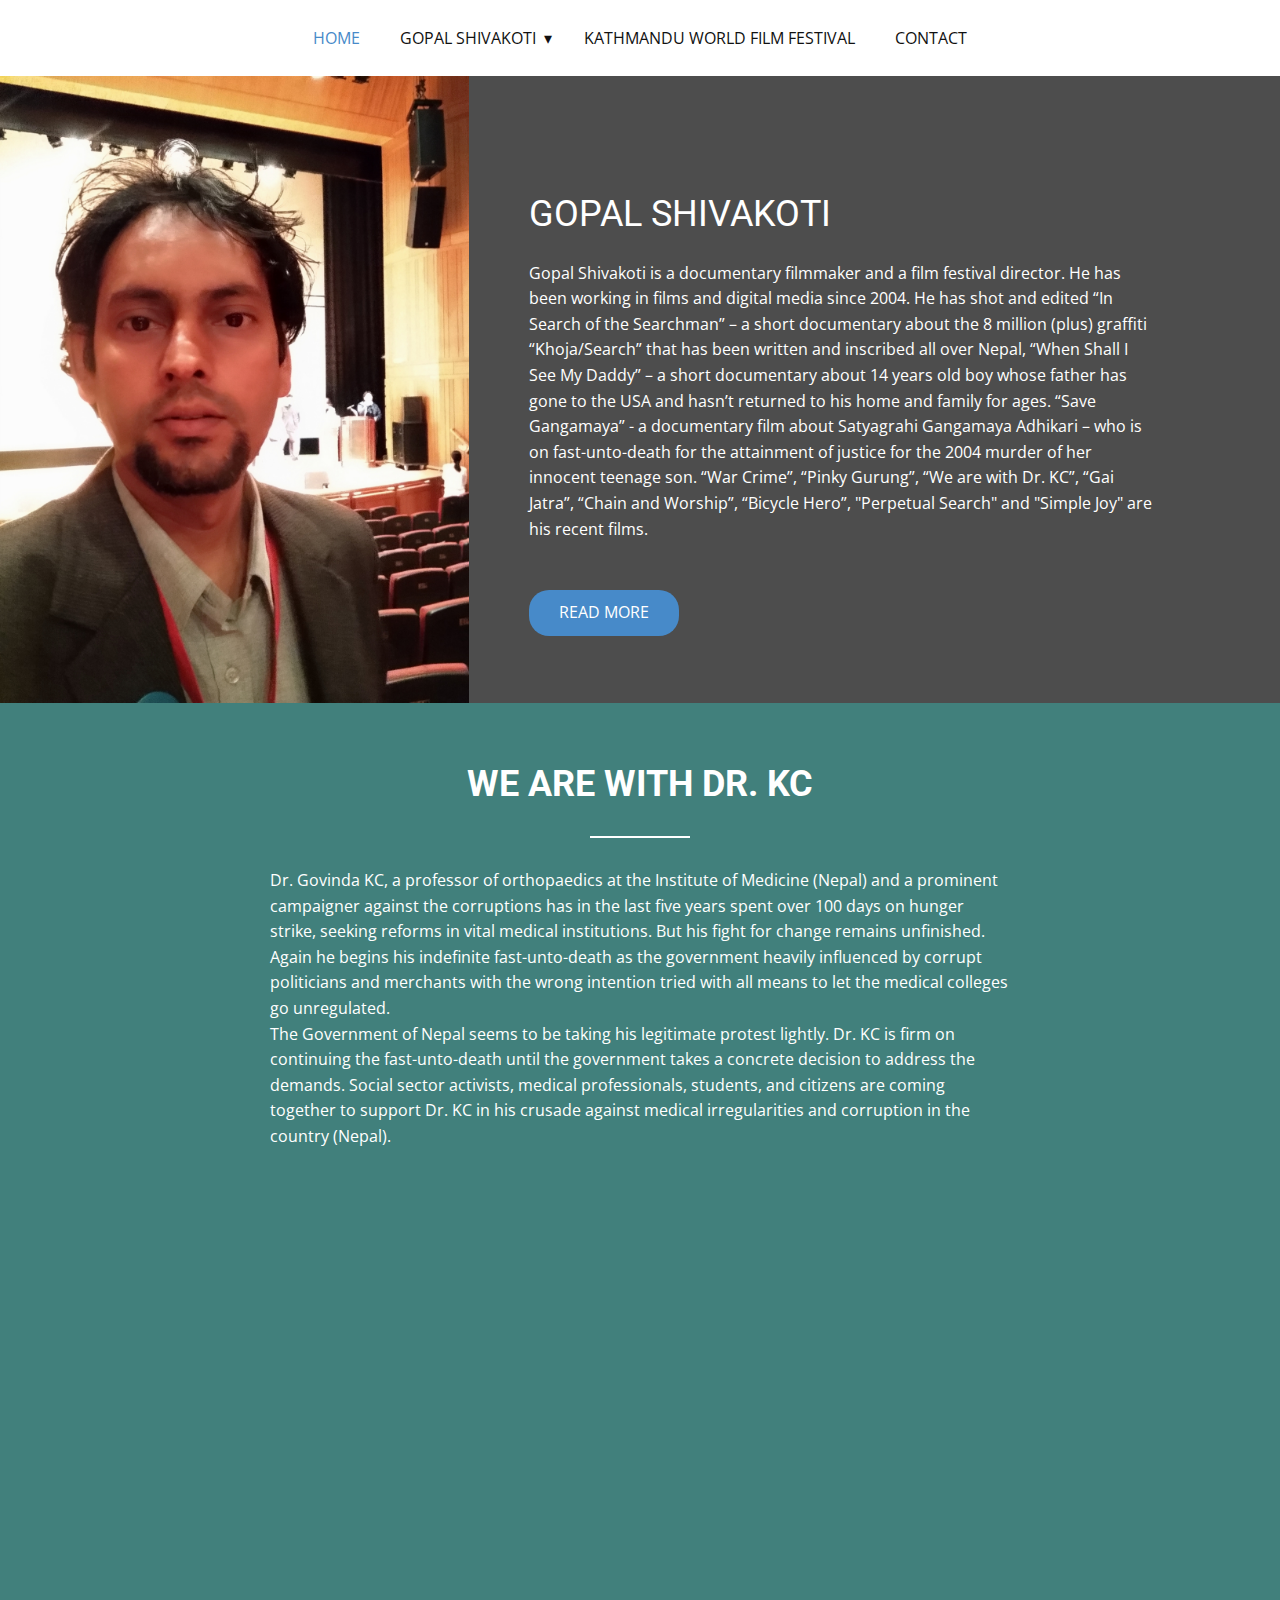
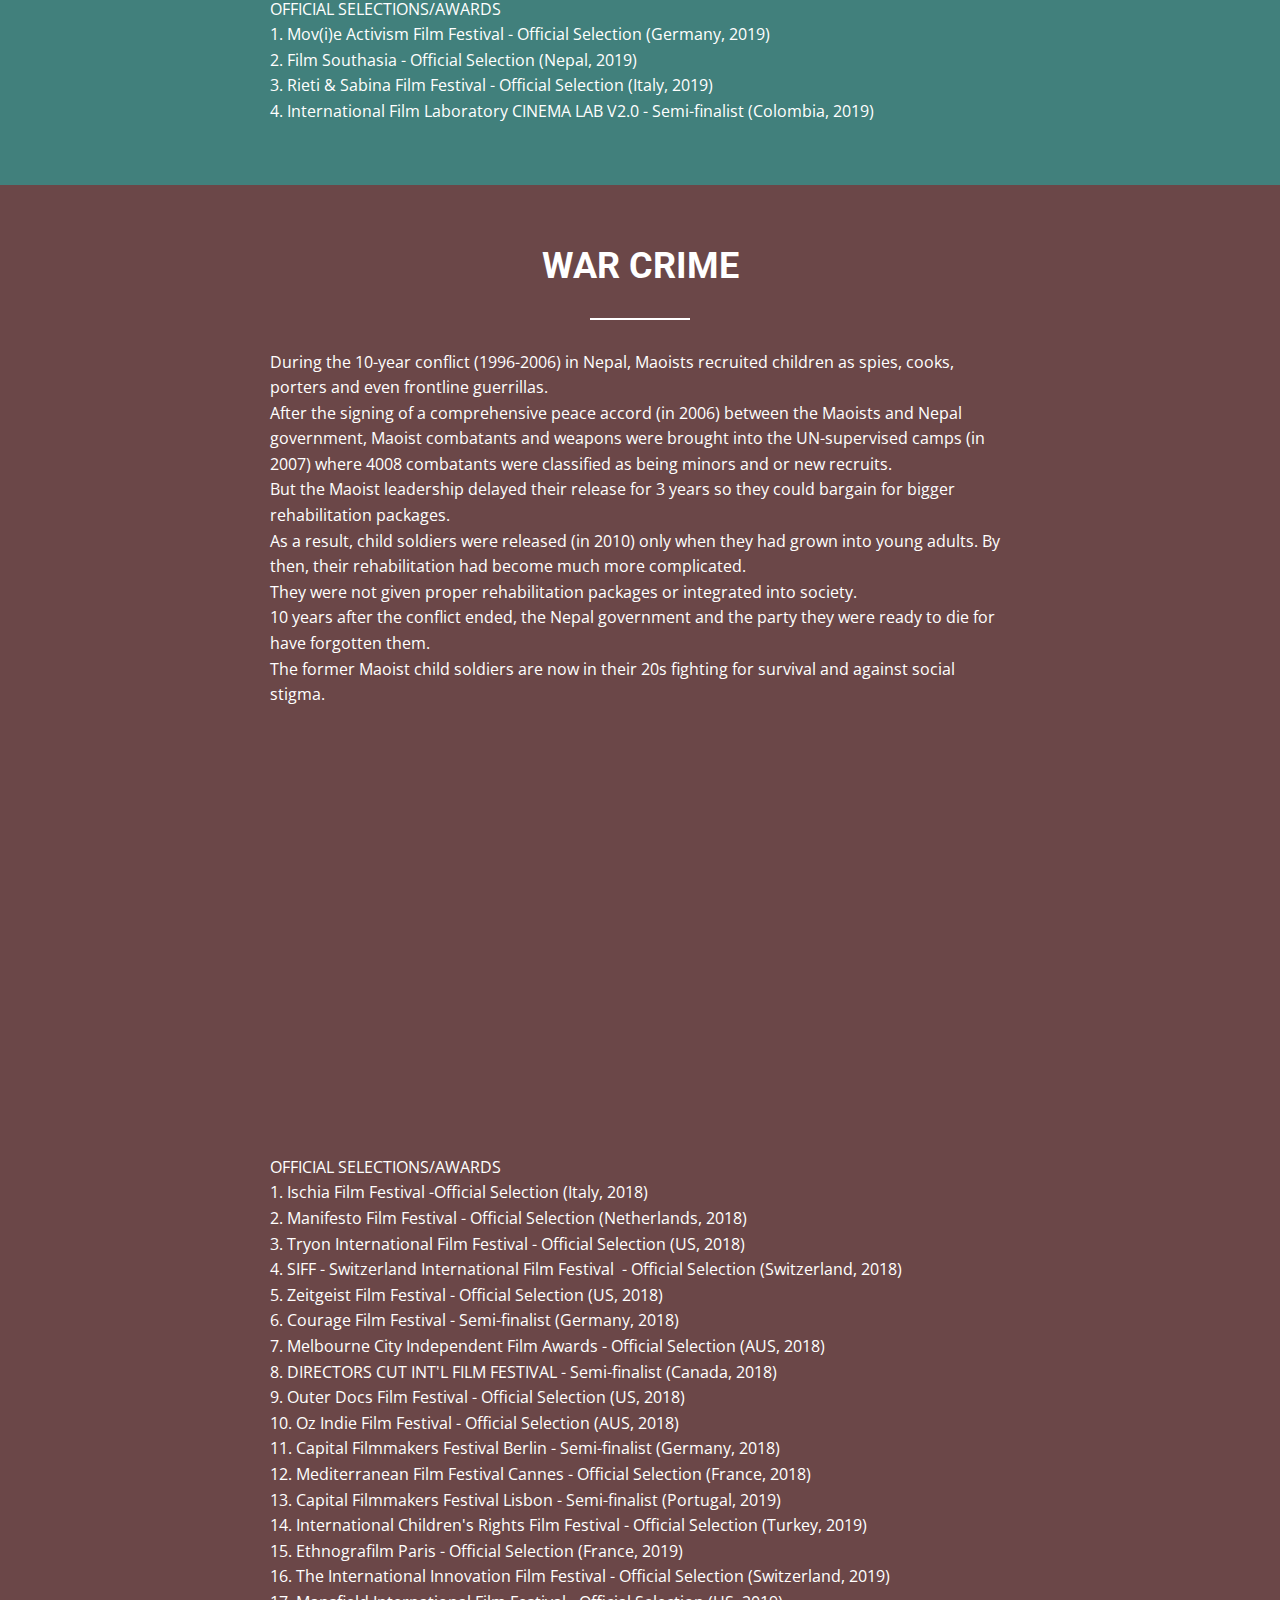
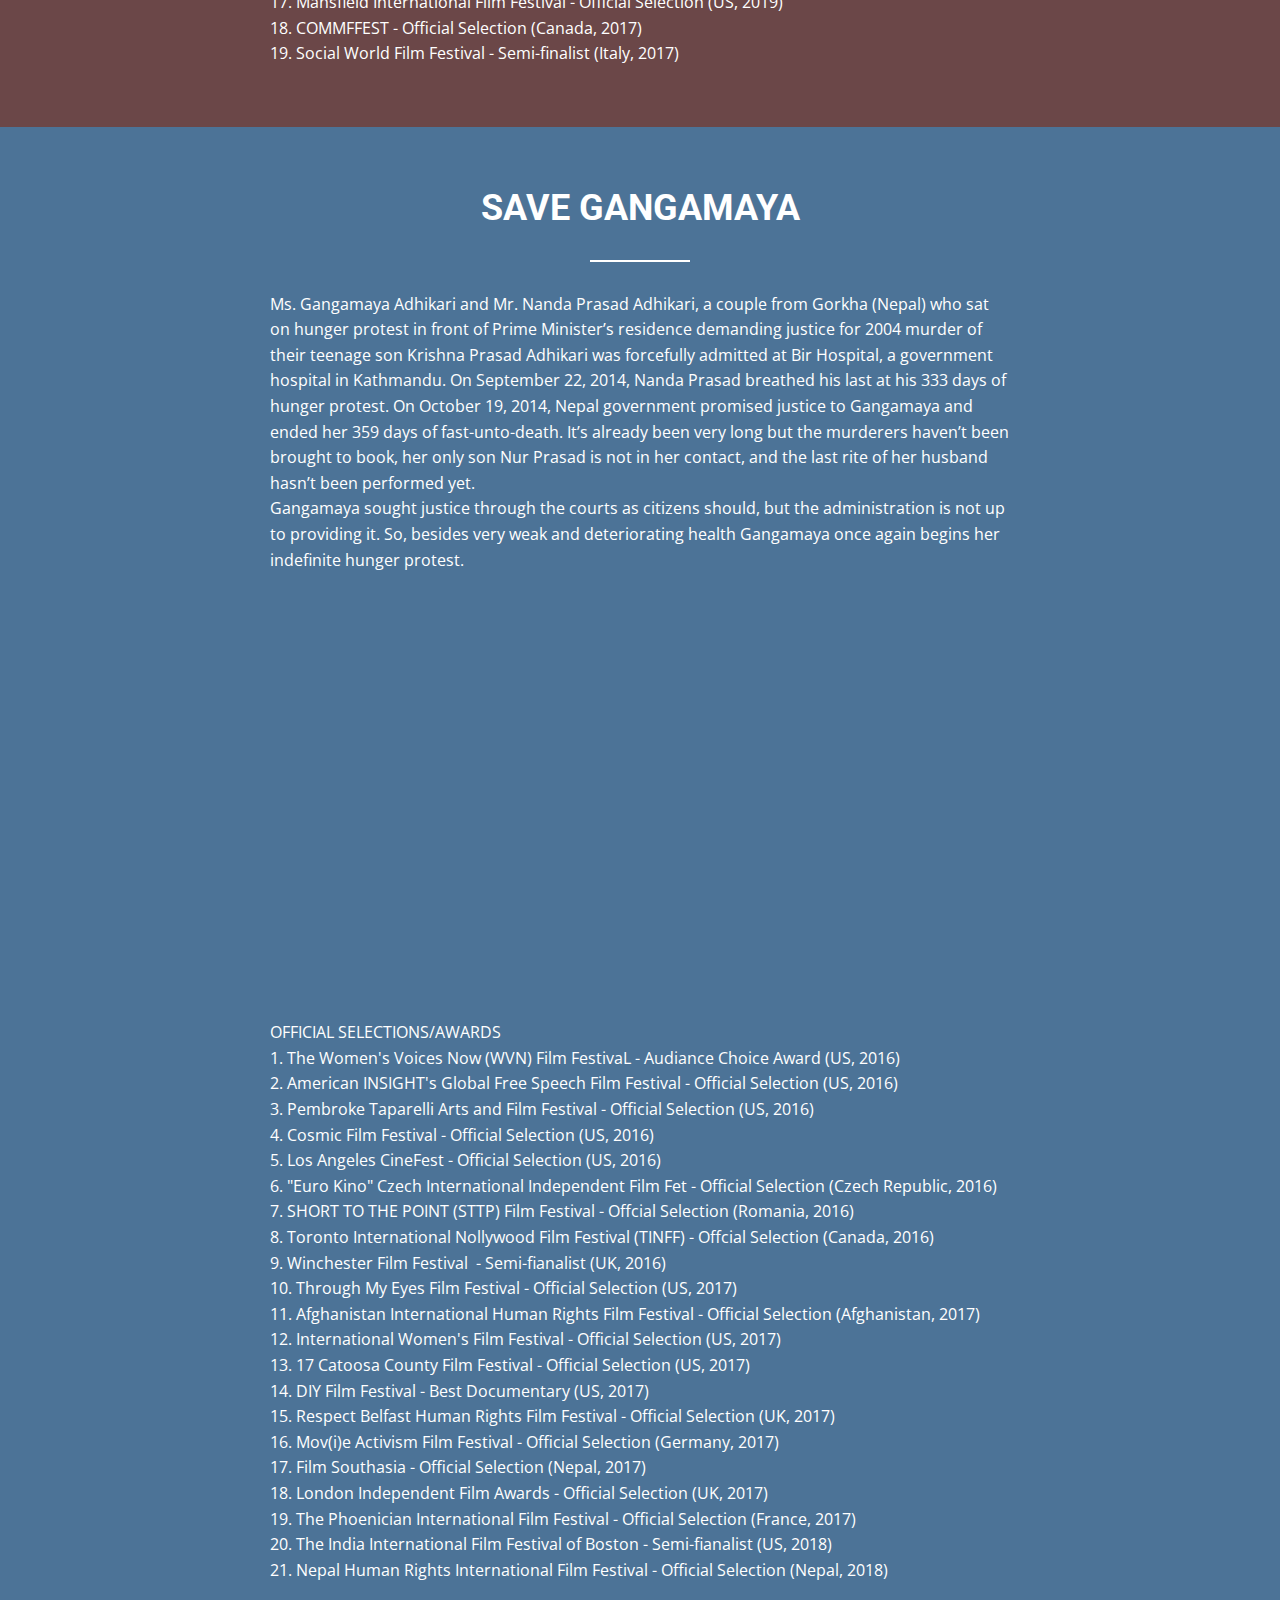
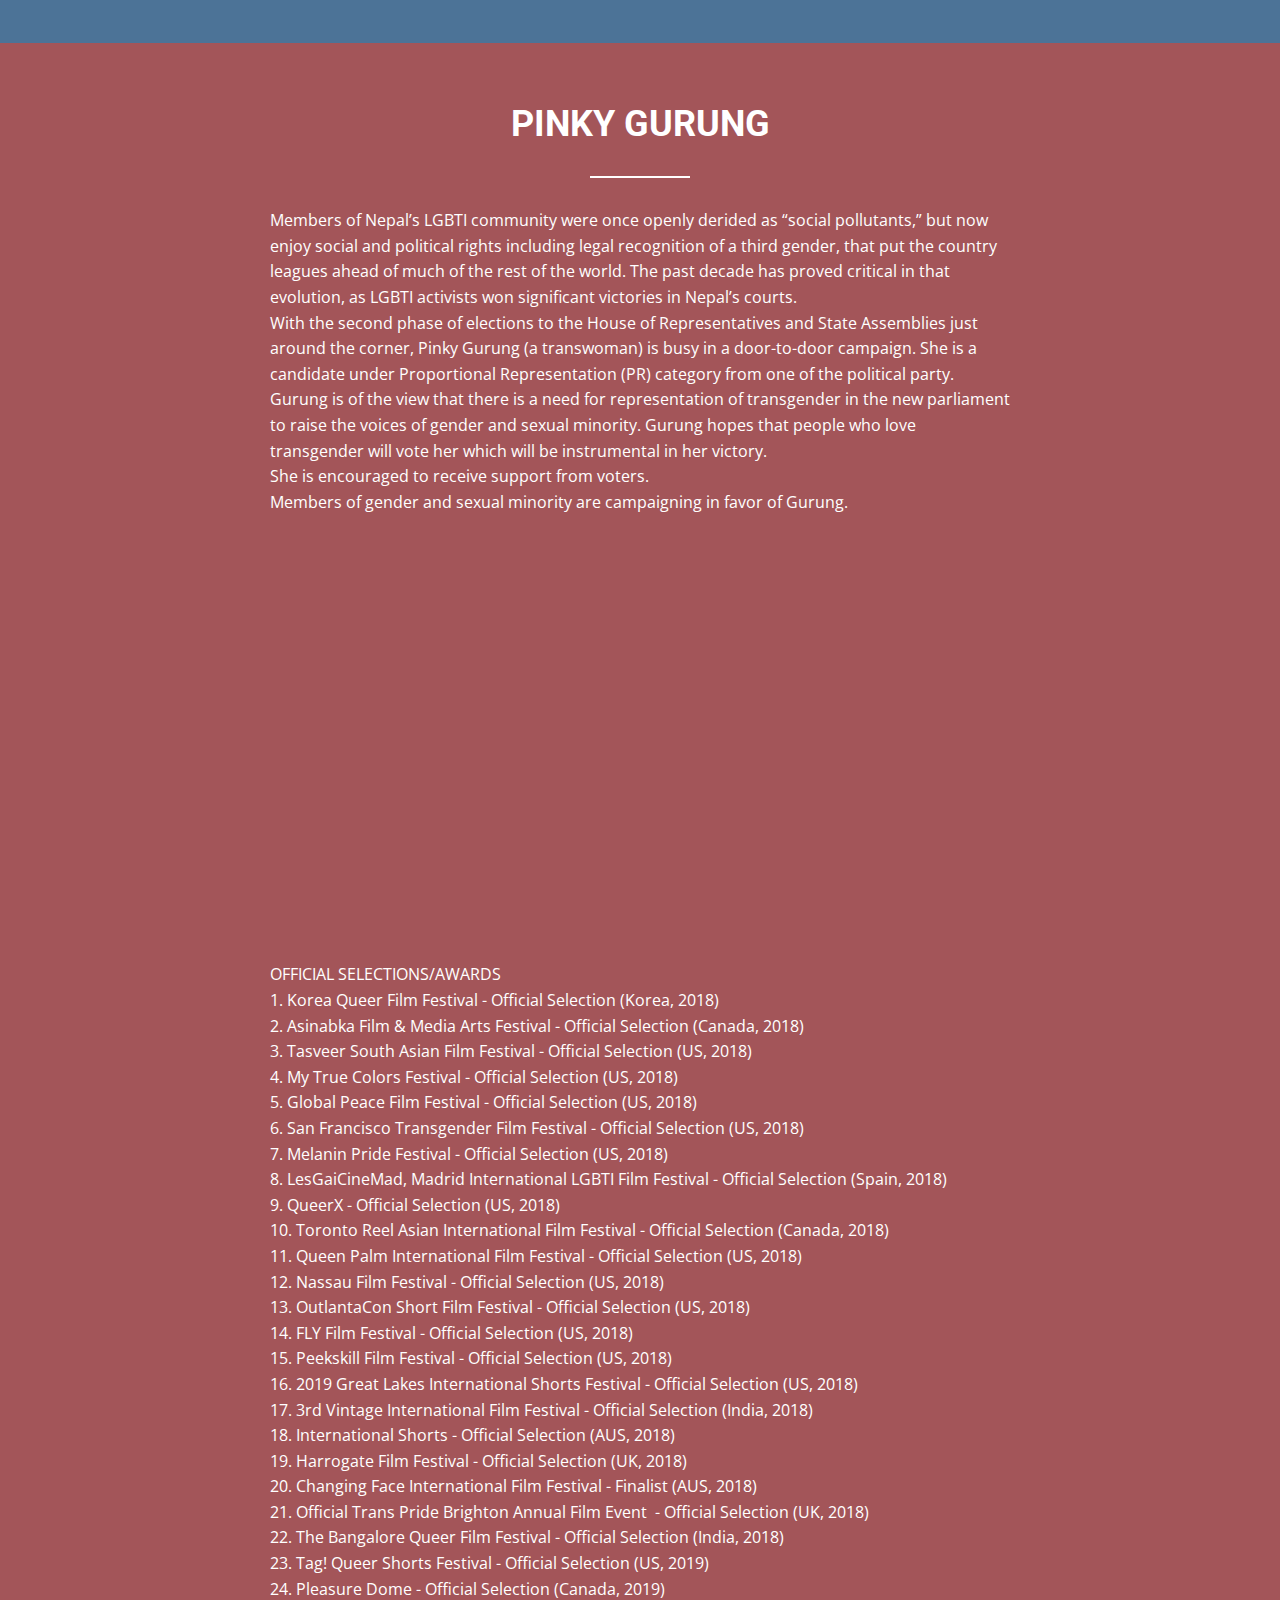
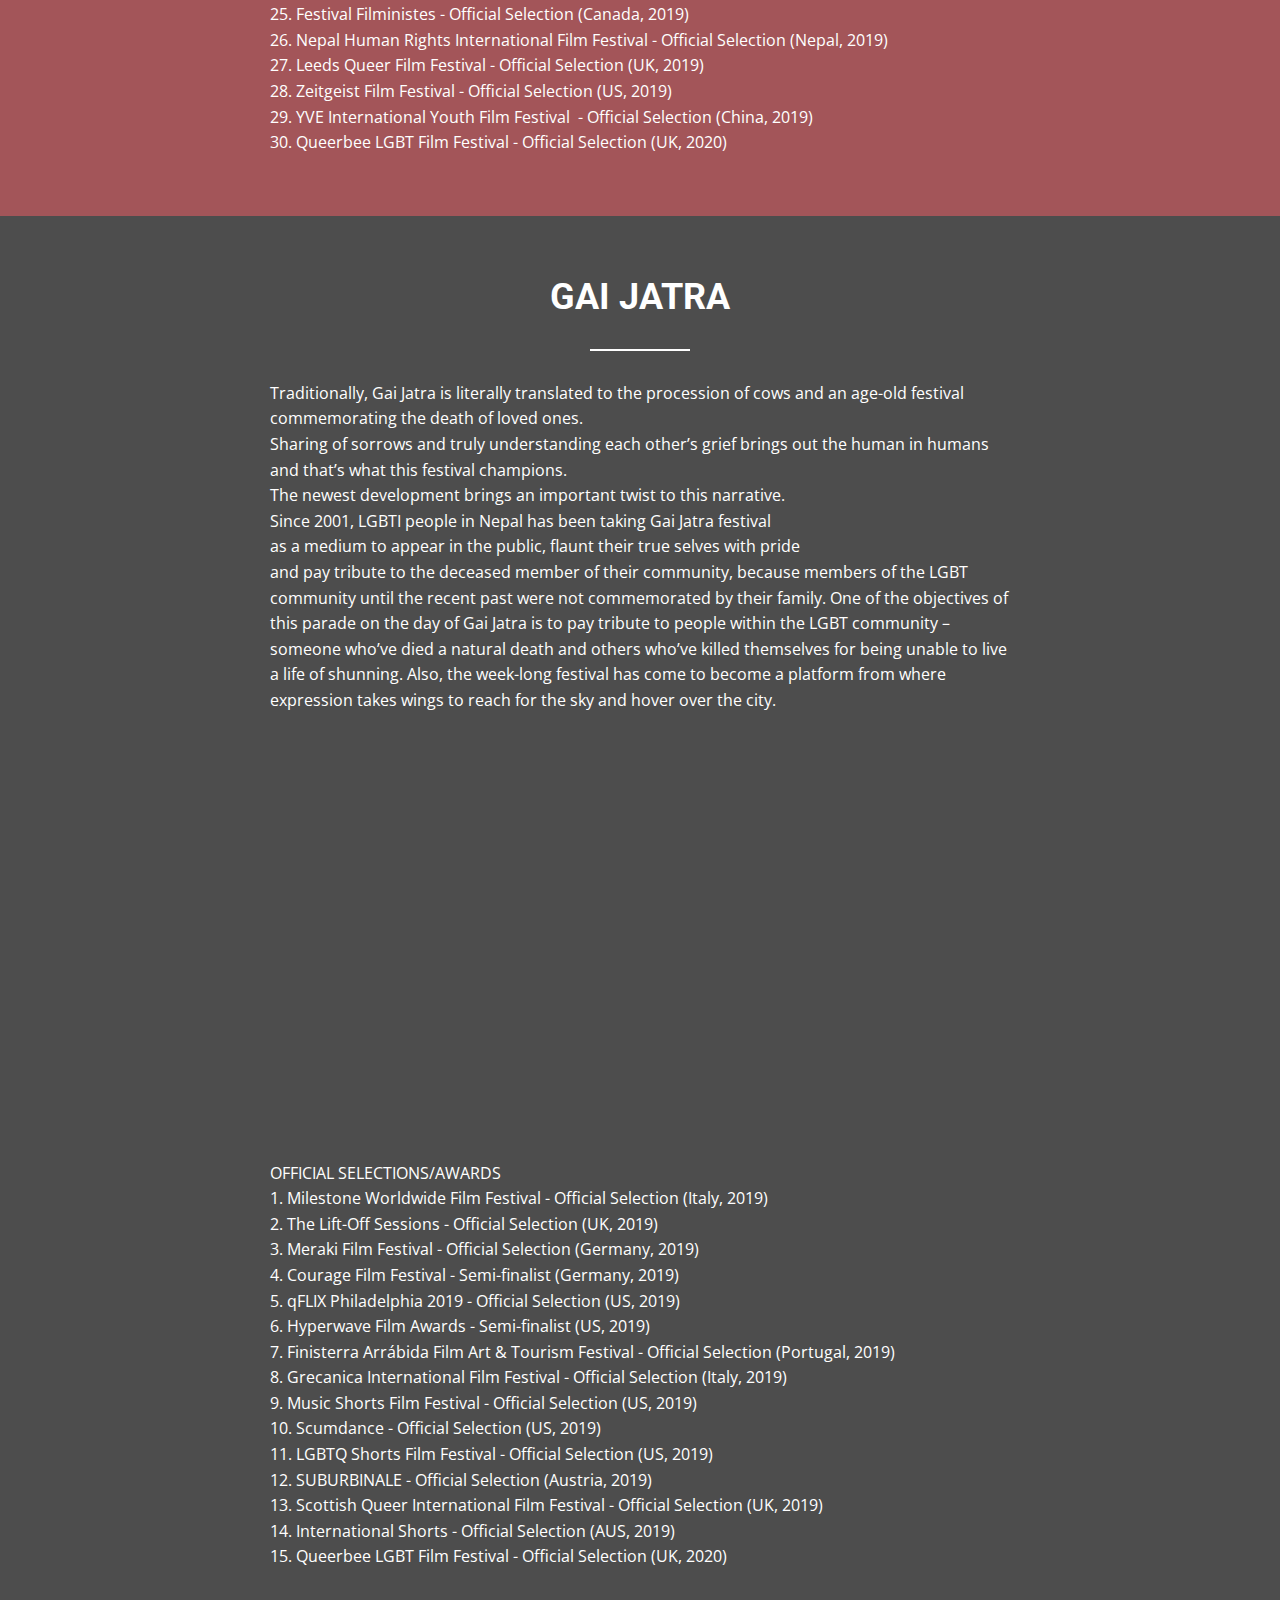
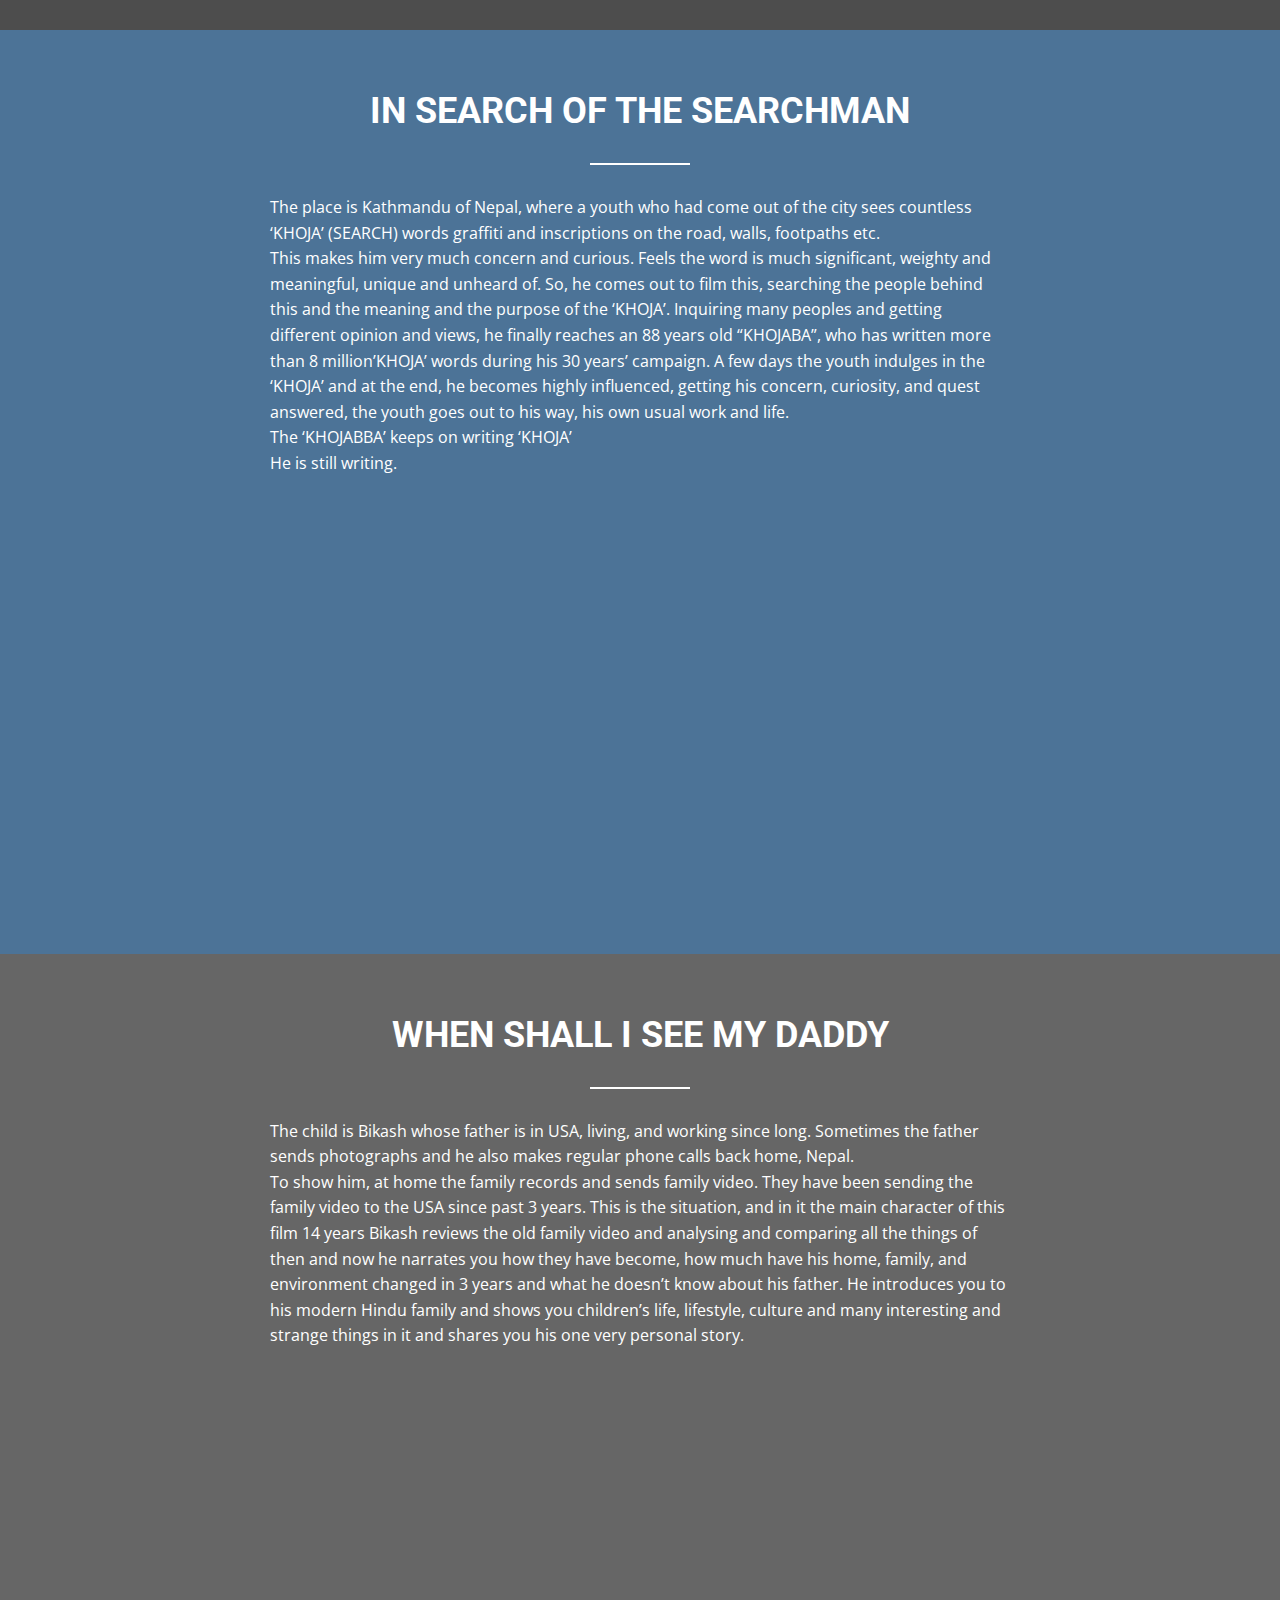
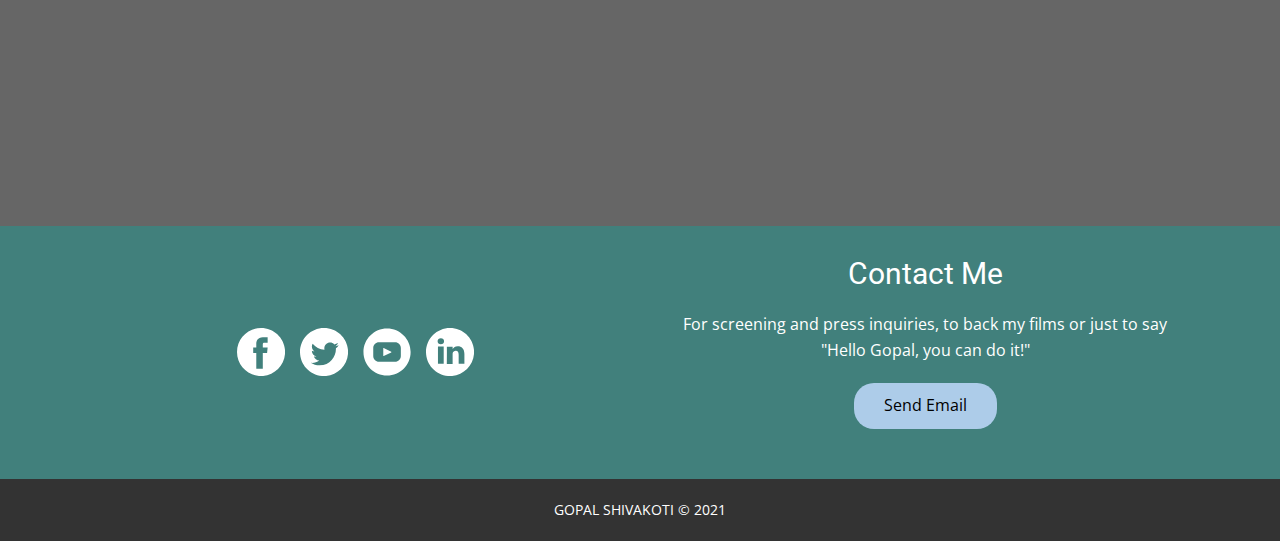
<file: Gopal-Shivakoti.html>
<!DOCTYPE html>
<html style="font-size: 16px;" lang="en-NP">
  <head>
    <meta name="viewport" content="width=device-width, initial-scale=1.0">
    <meta charset="utf-8">
    <meta name="keywords" content="Gopal Shivakoti">
    <meta name="description" content="Gopal Shivakoti">
    <meta name="page_type" content="np-template-header-footer-from-plugin">
    <title>Gopal Shivakoti</title>
    <link rel="stylesheet" href="nicepage.css" media="screen">
<link rel="stylesheet" href="Gopal-Shivakoti.css" media="screen">
    <script class="u-script" type="text/javascript" src="jquery.js" defer=""></script>
    <script class="u-script" type="text/javascript" src="nicepage.js" defer=""></script>
    <meta name="generator" content="Nicepage 3.3.3, nicepage.com">
    <link rel="icon" href="images/favicon4.jpg">
    <link id="u-theme-google-font" rel="stylesheet" href="https://fonts.googleapis.com/css?family=Roboto:100,100i,300,300i,400,400i,500,500i,700,700i,900,900i|Open+Sans:300,300i,400,400i,600,600i,700,700i,800,800i">
    
    
    
    
    
    
    
    
    
    
    
    
    
    <script type="application/ld+json">{
		"@context": "http://schema.org",
		"@type": "Organization",
		"name": "Gopal Shivakoti",
		"url": "index.html"
}</script>
    <meta property="og:title" content="Gopal Shivakoti">
    <meta property="og:type" content="website">
    <meta property="og:description" content="Gopal Shivakoti">
    <meta name="theme-color" content="#478ac9">
    <link rel="canonical" href="index.html">
    <meta property="og:url" content="index.html">
  </head>
  <body class="u-body u-overlap"><header class="u-align-center u-clearfix u-header u-sticky u-white u-header" id="sec-22e5"><div class="u-clearfix u-sheet u-sheet-1">
        <nav class="u-dropdown-icon u-menu u-menu-dropdown u-offcanvas u-menu-1">
          <div class="menu-collapse" style="font-size: 1rem; letter-spacing: 0px;">
            <a class="u-button-style u-custom-left-right-menu-spacing u-custom-padding-bottom u-custom-top-bottom-menu-spacing u-nav-link u-text-active-palette-1-base u-text-hover-palette-2-base" href="#">
              <svg><use xmlns:xlink="http://www.w3.org/1999/xlink" xlink:href="#menu-hamburger"></use></svg>
              <svg version="1.1" xmlns="http://www.w3.org/2000/svg" xmlns:xlink="http://www.w3.org/1999/xlink"><defs><symbol id="menu-hamburger" viewBox="0 0 16 16" style="width: 16px; height: 16px;"><rect y="1" width="16" height="2"></rect><rect y="7" width="16" height="2"></rect><rect y="13" width="16" height="2"></rect>
</symbol>
</defs></svg>
            </a>
          </div>
          <div class="u-custom-menu u-nav-container">
            <ul class="u-nav u-unstyled u-nav-1"><li class="u-nav-item"><a class="u-button-style u-nav-link u-text-active-palette-1-base u-text-hover-palette-2-base" href="Gopal-Shivakoti.html#Ho" data-page-id="1126508679" style="padding: 10px 20px;">HOME</a>
</li><li class="u-nav-item"><a class="u-button-style u-nav-link u-text-active-palette-1-base u-text-hover-palette-2-base" href="#" style="padding: 10px 20px;">GOPAL SHIVAKOTI</a><div class="u-nav-popup"><ul class="u-h-spacing-20 u-nav u-unstyled u-v-spacing-10"><li class="u-nav-item"><a class="u-button-style u-nav-link u-white" href="Gopal-Shivakoti.html#carousel_6a8b" data-page-id="1126508679">WE ARE WITH DR. KC</a>
</li><li class="u-nav-item"><a class="u-button-style u-nav-link u-white" href="Gopal-Shivakoti.html#carousel_3783" data-page-id="1126508679">WAR CRIME</a>
</li><li class="u-nav-item"><a class="u-button-style u-nav-link u-white" href="Gopal-Shivakoti.html#carousel_b616" data-page-id="1126508679">SAVE GANGAMAYA</a>
</li><li class="u-nav-item"><a class="u-button-style u-nav-link u-white" href="Gopal-Shivakoti.html#carousel_cc46" data-page-id="1126508679">PINKY GURUNG</a>
</li><li class="u-nav-item"><a class="u-button-style u-nav-link u-white" href="Gopal-Shivakoti.html#carousel_6e13" data-page-id="1126508679">GAI JATRA</a>
</li><li class="u-nav-item"><a class="u-button-style u-nav-link u-white" href="Gopal-Shivakoti.html#carousel_e84f" data-page-id="1126508679">IN SEARCH OF THE SEARCHMAN</a>
</li><li class="u-nav-item"><a class="u-button-style u-nav-link u-white" href="Gopal-Shivakoti.html#carousel_3424" data-page-id="1126508679">WHEN SHALL I SEE MY DADDY</a>
</li><li class="u-nav-item"><a class="u-button-style u-nav-link u-white" href="#">CHAIN AND WORSHIP</a>
</li><li class="u-nav-item"><a class="u-button-style u-nav-link u-white" href="#">BICYCLE HERO</a>
</li><li class="u-nav-item"><a class="u-button-style u-nav-link u-white" href="#">BARE TREE</a>
</li></ul>
</div>
</li><li class="u-nav-item"><a class="u-button-style u-nav-link u-text-active-palette-1-base u-text-hover-palette-2-base" href="KATHMANDU-WORLD-FILM-FESTIVAL.html" target="_blank" style="padding: 10px 20px;">KATHMANDU WORLD FILM FESTIVAL</a>
</li><li class="u-nav-item"><a class="u-button-style u-nav-link u-text-active-palette-1-base u-text-hover-palette-2-base" href="Gopal-Shivakoti.html#sec-250a" data-page-id="1126508679" style="padding: 10px 20px;">CONTACT</a>
</li></ul>
          </div>
          <div class="u-custom-menu u-nav-container-collapse">
            <div class="u-black u-container-style u-inner-container-layout u-opacity u-opacity-95 u-sidenav">
              <div class="u-sidenav-overflow">
                <div class="u-menu-close"></div>
                <ul class="u-align-center u-nav u-popupmenu-items u-unstyled u-nav-3"><li class="u-nav-item"><a class="u-button-style u-nav-link" href="Gopal-Shivakoti.html#Ho" data-page-id="1126508679" style="padding: 10px 20px;">HOME</a>
</li><li class="u-nav-item"><a class="u-button-style u-nav-link" href="#" style="padding: 10px 20px;">GOPAL SHIVAKOTI</a><div class="u-nav-popup"><ul class="u-h-spacing-20 u-nav u-unstyled u-v-spacing-10"><li class="u-nav-item"><a class="u-button-style u-nav-link" href="Gopal-Shivakoti.html#carousel_6a8b" data-page-id="1126508679">WE ARE WITH DR. KC</a>
</li><li class="u-nav-item"><a class="u-button-style u-nav-link" href="Gopal-Shivakoti.html#carousel_3783" data-page-id="1126508679">WAR CRIME</a>
</li><li class="u-nav-item"><a class="u-button-style u-nav-link" href="Gopal-Shivakoti.html#carousel_b616" data-page-id="1126508679">SAVE GANGAMAYA</a>
</li><li class="u-nav-item"><a class="u-button-style u-nav-link" href="Gopal-Shivakoti.html#carousel_cc46" data-page-id="1126508679">PINKY GURUNG</a>
</li><li class="u-nav-item"><a class="u-button-style u-nav-link" href="Gopal-Shivakoti.html#carousel_6e13" data-page-id="1126508679">GAI JATRA</a>
</li><li class="u-nav-item"><a class="u-button-style u-nav-link" href="Gopal-Shivakoti.html#carousel_e84f" data-page-id="1126508679">IN SEARCH OF THE SEARCHMAN</a>
</li><li class="u-nav-item"><a class="u-button-style u-nav-link" href="Gopal-Shivakoti.html#carousel_3424" data-page-id="1126508679">WHEN SHALL I SEE MY DADDY</a>
</li><li class="u-nav-item"><a class="u-button-style u-nav-link" href="#">CHAIN AND WORSHIP</a>
</li><li class="u-nav-item"><a class="u-button-style u-nav-link" href="#">BICYCLE HERO</a>
</li><li class="u-nav-item"><a class="u-button-style u-nav-link" href="#">BARE TREE</a>
</li></ul>
</div>
</li><li class="u-nav-item"><a class="u-button-style u-nav-link" href="KATHMANDU-WORLD-FILM-FESTIVAL.html" target="_blank" style="padding: 10px 20px;">KATHMANDU WORLD FILM FESTIVAL</a>
</li><li class="u-nav-item"><a class="u-button-style u-nav-link" href="Gopal-Shivakoti.html#sec-250a" data-page-id="1126508679" style="padding: 10px 20px;">CONTACT</a>
</li></ul>
              </div>
            </div>
            <div class="u-black u-menu-overlay u-opacity u-opacity-70"></div>
          </div>
        </nav>
      </div></header>
    <section class="u-clearfix u-grey-70 u-section-1" id="Ho">
      <div class="u-clearfix u-expanded-width u-gutter-0 u-layout-wrap u-layout-wrap-1">
        <div class="u-layout" style="">
          <div class="u-layout-row" style="">
            <div class="u-align-left u-container-style u-image u-layout-cell u-left-cell u-size-22 u-size-xs-60 u-image-1" src="">
              <div class="u-container-layout u-container-layout-1" src=""></div>
            </div>
            <div class="u-align-left u-container-style u-grey-70 u-layout-cell u-right-cell u-size-38 u-size-xs-60 u-layout-cell-2">
              <div class="u-container-layout u-container-layout-2">
                <h2 class="u-text u-text-1">GOPAL SHIVAKOTI</h2>
                <p class="u-text u-text-2">Gopal Shivakoti is a documentary filmmaker and a film festival director. He has been working in films and digital media since 2004. He has shot and edited “In Search of the Searchman” – a short documentary about the 8 million (plus) graffiti “Khoja/Search” that has been written and inscribed all over Nepal, “When Shall I See My Daddy” – a short documentary about 14 years old boy whose father has gone to the USA and hasn’t returned to his home and family for ages. “Save Gangamaya” - a documentary film about Satyagrahi Gangamaya Adhikari – who is on fast-unto-death for the attainment of justice for the 2004 murder of her innocent teenage son. “War Crime”, “Pinky Gurung”, “We are with Dr. KC”,&nbsp;“Gai Jatra”, “Chain and Worship”, “Bicycle Hero”, "Perpetual Search" and "Simple Joy" are his recent films.</p>
                <a href="http://www.bikasudhyami.com.np/index.php/blogs/all-blogs/catalyst/social-changemakers-blog-issue-no7-gopal-siwakoti-documentary-maker-documentary-making-demands-passion-and-commence" class="u-btn u-btn-round u-button-style u-palette-1-base u-radius-20 u-btn-1" data-animation-name="fadeIn" data-animation-duration="1000" data-animation-delay="0" data-animation-direction="" target="_blank">READ MORE</a>
              </div>
            </div>
          </div>
        </div>
      </div>
    </section>
    <style class="u-overlap-style">.u-overlap:not(.u-sticky-scroll) .u-header {
}</style>
    <section class="u-align-center u-clearfix u-palette-4-dark-2 u-section-2" id="carousel_6a8b">
      <div class="u-clearfix u-sheet u-valign-middle u-sheet-1">
        <h2 class="u-text u-text-1">WE ARE WITH DR. KC</h2>
        <div class="u-border-2 u-border-white u-line u-line-horizontal u-line-1"></div>
        <p class="u-align-left u-text u-text-2">Dr. Govinda KC, a professor of orthopaedics at the Institute of Medicine (Nepal) and a prominent campaigner against the corruptions has in the last five years spent over 100 days on hunger strike, seeking reforms in vital medical institutions. But his fight for change remains unfinished. Again he begins his indefinite fast-unto-death as the government heavily influenced by corrupt politicians and merchants with the wrong intention tried with all means to let the medical colleges go unregulated.<br>The Government of Nepal seems to be taking his legitimate protest lightly. Dr. KC is firm on continuing the fast-unto-death until the government takes a concrete decision to address the demands. Social sector activists, medical professionals, students, and citizens are coming together to support Dr. KC in his crusade against medical irregularities and corruption in the country (Nepal).
        </p>
        <div class="u-video u-video-contain u-video-1">
          <div style="position: absolute;" class="embed-responsive">
            <iframe style="position: absolute;top: 0;left: 0;width: 100%;height: 100%;" class="embed-responsive-item" src="https://www.youtube.com/embed/_L73gV8x48w?playlist=_L73gV8x48w&amp;loop=1&amp;mute=0&amp;showinfo=0&amp;controls=1&amp;start=0" frameborder="0" allowfullscreen=""></iframe>
          </div>
        </div>
        <p class="u-align-left u-text u-text-3">OFFICIAL SELECTIONS/AWARDS<br>1. Mov(i)e Activism Film Festival - Official Selection (Germany, 2019)<br>2. Film Southasia - Official Selection (Nepal, 2019)<br>3.&nbsp;Rieti &amp; Sabina Film Festival - Official Selection (Italy, 2019)<br>4. International Film Laboratory CINEMA LAB V2.0 - Semi-finalist (Colombia, 2019)
        </p>
      </div>
    </section>
    <section class="u-align-center u-clearfix u-palette-2-dark-2 u-section-3" id="carousel_3783">
      <div class="u-clearfix u-sheet u-valign-middle u-sheet-1">
        <h2 class="u-text u-text-1">WAR CRIME</h2>
        <div class="u-border-2 u-border-white u-line u-line-horizontal u-line-1"></div>
        <p class="u-align-left u-text u-text-2">During the 10-year conflict (1996-2006) in Nepal, Maoists recruited children as spies, cooks, porters and even frontline guerrillas.<br>After the signing of a comprehensive peace accord (in 2006) between the Maoists and Nepal government, Maoist combatants and weapons were brought into the UN-supervised camps (in 2007) where 4008 combatants were classified as being minors and or new recruits.<br>But the Maoist leadership delayed their release for 3 years so they could bargain for bigger rehabilitation packages.<br>As a result, child soldiers were released (in 2010) only when they had grown into young adults. By then, their rehabilitation had become much more complicated.<br>They were not given proper rehabilitation packages or integrated into society.<br>10 years after the conflict ended, the Nepal government and the party they were ready to die for have forgotten them.<br>The former Maoist child soldiers are now in their 20s fighting for survival and against social stigma.
        </p>
        <div class="u-video u-video-contain u-video-1">
          <div style="position: absolute;" class="embed-responsive">
            <iframe style="position: absolute;top: 0;left: 0;width: 100%;height: 100%;" class="embed-responsive-item" src="https://www.youtube.com/embed/MdSJ3II5VX0?playlist=MdSJ3II5VX0&amp;loop=1&amp;mute=0&amp;showinfo=0&amp;controls=1&amp;start=0" frameborder="0" allowfullscreen=""></iframe>
          </div>
        </div>
        <p class="u-align-left u-text u-text-3">OFFICIAL SELECTIONS/AWARDS<br>1. Ischia Film Festival -Official Selection (Italy, 2018)<br>2. Manifesto Film Festival - Official Selection (Netherlands, 2018)<br>3. Tryon International Film Festival - Official Selection (US, 2018)<br>4. SIFF - Switzerland International Film Festival&nbsp; - Official Selection (Switzerland, 2018)<br>5. Zeitgeist Film Festival - Official Selection (US, 2018)<br>6. Courage Film Festival - Semi-finalist (Germany, 2018)<br>7. Melbourne City Independent Film Awards - Official Selection (AUS, 2018)<br>8. DIRECTORS CUT INT'L FILM FESTIVAL - Semi-finalist&nbsp;(Canada, 2018)<br>9. Outer Docs Film Festival - Official Selection (US, 2018)<br>10. Oz Indie Film Festival - Official Selection (AUS, 2018)<br>11. Capital Filmmakers Festival Berlin - Semi-finalist&nbsp;(Germany, 2018)<br>12. Mediterranean Film Festival Cannes - Official Selection (France, 2018)<br>13. Capital Filmmakers Festival Lisbon - Semi-finalist&nbsp;(Portugal, 2019)<br>14. International Children's Rights Film Festival - Official Selection (Turkey, 2019)<br>15. Ethnografilm Paris - Official Selection (France, 2019)<br>16. The International Innovation Film Festival - Official Selection (Switzerland, 2019)<br>17. Mansfield International Film Festival - Official Selection (US, 2019)<br>18. COMMFFEST - Official Selection (Canada, 2017)<br>19. Social World Film Festival - Semi-finalist&nbsp;(Italy, 2017)<br>
        </p>
      </div>
    </section>
    <section class="u-align-center u-clearfix u-palette-1-dark-1 u-section-4" id="carousel_b616">
      <div class="u-clearfix u-sheet u-valign-middle u-sheet-1">
        <h2 class="u-text u-text-1">SAVE GANGAMAYA</h2>
        <div class="u-border-2 u-border-white u-line u-line-horizontal u-line-1"></div>
        <p class="u-align-left u-text u-text-2">Ms. Gangamaya Adhikari and Mr. Nanda Prasad Adhikari, a couple from Gorkha (Nepal) who sat on hunger protest in front of Prime Minister’s residence demanding justice for 2004 murder of their teenage son Krishna Prasad Adhikari was forcefully admitted at Bir Hospital, a government hospital in Kathmandu. On September 22, 2014, Nanda Prasad breathed his last at his 333 days of hunger protest. On October 19, 2014, Nepal government promised justice to Gangamaya and ended her 359 days of fast-unto-death. It’s already been very long but the murderers haven’t been brought to book, her only son Nur Prasad is not in her contact, and the last rite of her husband hasn’t been performed yet.<br>Gangamaya sought justice through the courts as citizens should, but the administration is not up to providing it. So, besides very weak and deteriorating health Gangamaya once again begins her indefinite hunger protest.
        </p>
        <div class="u-video u-video-contain u-video-1">
          <div style="position: absolute;" class="embed-responsive">
            <iframe style="position: absolute;top: 0;left: 0;width: 100%;height: 100%;" class="embed-responsive-item" src="https://www.youtube.com/embed/hzA7hWLw3hE?playlist=hzA7hWLw3hE&amp;loop=1&amp;mute=0&amp;showinfo=0&amp;controls=1&amp;start=0" frameborder="0" allowfullscreen=""></iframe>
          </div>
        </div>
        <p class="u-align-left u-text u-text-body-alt-color u-text-3">OFFICIAL SELECTIONS/AWARDS<br>1. The Women's Voices Now (WVN) Film FestivaL - Audiance Choice Award (US, 2016)<br>2. American INSIGHT's Global Free Speech Film Festival - Official Selection (US, 2016)<br>3. Pembroke Taparelli Arts and Film Festival - Official Selection (US, 2016)<br>4. Cosmic Film Festival - Official Selection (US, 2016)<br>5. Los Angeles CineFest - Official Selection (US, 2016)<br>6. "Euro Kino" Czech International Independent Film Fet - Official Selection (Czech Republic, 2016)<br>7. SHORT TO THE POINT (STTP) Film Festival - Offcial Selection (Romania, 2016)<br>8. Toronto International Nollywood Film Festival (TINFF) - Offcial Selection (Canada, 2016)<br>9. Winchester Film Festival&nbsp; - Semi-fianalist (UK, 2016)<br>10. Through My Eyes Film Festival - Official Selection (US, 2017)<br>11.&nbsp;Afghanistan International Human Rights Film Festival - Official Selection (Afghanistan, 2017)<br>12.&nbsp;International Women's Film Festival - Official Selection (US, 2017)<br>13. 17 Catoosa County Film Festival - Official Selection (US, 2017)<br>14. DIY Film Festival - Best Documentary (US, 2017)<br>15. Respect Belfast Human Rights Film Festival - Official Selection (UK, 2017)<br>16. Mov(i)e Activism Film Festival - Official Selection (Germany, 2017)<br>17. Film Southasia - Official Selection (Nepal, 2017)<br>18. London Independent Film Awards - Official Selection (UK, 2017)<br>19. The Phoenician International Film Festival - Official Selection (France, 2017)<br>20.&nbsp;The India International Film Festival of Boston - Semi-fianalist (US, 2018)&nbsp;<br>21. Nepal Human Rights&nbsp;International Film Festival - Official Selection (Nepal, 2018)<br>
        </p>
      </div>
    </section>
    <section class="u-align-center u-clearfix u-palette-2-dark-1 u-section-5" id="carousel_cc46">
      <div class="u-clearfix u-sheet u-sheet-1">
        <h2 class="u-text u-text-1">PINKY GURUNG</h2>
        <div class="u-border-2 u-border-white u-line u-line-horizontal u-line-1"></div>
        <p class="u-align-left u-text u-text-2">Members of Nepal’s LGBTI community were once openly derided as “social pollutants,” but now enjoy social and political rights including legal recognition of a third gender, that put the country leagues ahead of much of the rest of the world. The past decade has proved critical in that evolution, as LGBTI activists won significant victories in Nepal’s courts.<br>With the second phase of elections to the House of Representatives and State Assemblies just around the corner, Pinky Gurung (a transwoman) is busy in a door-to-door campaign. She is a candidate under Proportional Representation (PR) category from one of the political party.<br>Gurung is of the view that there is a need for representation of transgender in the new parliament to raise the voices of gender and sexual minority. Gurung hopes that people who love transgender will vote her which will be instrumental in her victory.<br>She is encouraged to receive support from voters.<br>Members of gender and sexual minority are campaigning in favor of Gurung.
        </p>
        <div class="u-video u-video-contain u-video-1">
          <div style="position: absolute;" class="embed-responsive">
            <iframe style="position: absolute;top: 0;left: 0;width: 100%;height: 100%;" class="embed-responsive-item" src="https://www.youtube.com/embed/GwvMvynPu4g?playlist=GwvMvynPu4g&amp;loop=1&amp;mute=0&amp;showinfo=0&amp;controls=1&amp;start=0" frameborder="0" allowfullscreen=""></iframe>
          </div>
        </div>
        <p class="u-align-left u-text u-text-3">OFFICIAL SELECTIONS/AWARDS<br>1. Korea Queer Film Festival - Official Selection (Korea, 2018)<br>2. Asinabka Film &amp; Media Arts Festival - Official Selection (Canada, 2018)<br>3. Tasveer South Asian Film Festival - Official Selection (US, 2018)<br>4. My True Colors Festival - Official Selection (US, 2018)<br>5. Global Peace Film Festival -&nbsp;Official Selection (US, 2018)<br>6. San Francisco Transgender Film Festival -&nbsp;Official Selection (US, 2018)<br>7. Melanin Pride Festival - Official Selection (US, 2018)<br>8. LesGaiCineMad, Madrid International LGBTI Film Festival - Official Selection (Spain, 2018)<br>9. QueerX -&nbsp;Official Selection (US, 2018)<br>10. Toronto Reel Asian International Film Festival - Official Selection (Canada, 2018)<br>11. Queen Palm International Film Festival - Official Selection (US, 2018)<br>12. Nassau Film Festival - Official Selection (US, 2018)<br>13. OutlantaCon Short Film Festival - Official Selection (US, 2018)<br>14. FLY Film Festival - Official Selection (US, 2018)<br>15. Peekskill Film Festival - Official Selection (US, 2018)<br>16. 2019 Great Lakes International Shorts Festival - Official Selection (US, 2018)<br>17. 3rd Vintage International Film Festival - Official Selection (India, 2018)<br>18. International Shorts - Official Selection (AUS, 2018)<br>19. Harrogate Film Festival - Official Selection (UK, 2018)<br>20. Changing Face International Film Festival - Finalist&nbsp;(AUS, 2018)<br>21. Official Trans Pride Brighton Annual Film Event&nbsp;&nbsp;- Official Selection (UK, 2018)<br>22. The Bangalore Queer Film Festival - Official Selection (India, 2018)<br>23. Tag! Queer Shorts Festival - Official Selection (US, 2019)<br>24. Pleasure Dome - Official Selection (Canada, 2019)<br>25. Festival Filministes - Official Selection (Canada, 2019)<br>26. Nepal Human Rights International Film Festival - Official Selection (Nepal, 2019)<br>27. Leeds Queer Film Festival - Official Selection (UK, 2019)<br>28. Zeitgeist Film Festival - Official Selection (US, 2019)<br>29. YVE International Youth Film Festival&nbsp;&nbsp;- Official Selection (China, 2019)<br>30. Queerbee LGBT Film Festival - Official Selection (UK, 2020)<br>
        </p>
      </div>
    </section>
    <section class="u-align-center u-clearfix u-grey-70 u-section-6" id="carousel_6e13">
      <div class="u-clearfix u-sheet u-sheet-1">
        <h2 class="u-text u-text-1">GAI JATRA</h2>
        <div class="u-border-2 u-border-white u-line u-line-horizontal u-line-1"></div>
        <p class="u-align-left u-text u-text-2">Traditionally, Gai Jatra is literally translated to the procession of cows and an age-old festival commemorating the death of loved ones.<br>Sharing of sorrows and truly understanding each other’s grief brings out the human in humans and that’s what this festival champions.<br>The newest development brings an important twist to this narrative.<br>Since 2001, LGBTI people in Nepal has been taking Gai Jatra festival<br>as a medium to appear in the public, flaunt their true selves with pride<br>and pay tribute to the deceased member of their community, because members of the LGBT community until the recent past were not commemorated by their family. One of the objectives of this parade on the day of Gai Jatra is to pay tribute to people within the LGBT community – someone who’ve died a natural death and others who’ve killed themselves for being unable to live a life of shunning. Also, the week-long festival has come to become a platform from where expression takes wings to reach for the sky and hover over the city.
        </p>
        <div class="u-video u-video-contain u-video-1">
          <div style="position: absolute;" class="embed-responsive">
            <iframe style="position: absolute;top: 0;left: 0;width: 100%;height: 100%;" class="embed-responsive-item" src="https://www.youtube.com/embed/jqz2iPEvZfU?playlist=jqz2iPEvZfU&amp;loop=1&amp;mute=0&amp;showinfo=0&amp;controls=1&amp;start=0" frameborder="0" allowfullscreen=""></iframe>
          </div>
        </div>
        <p class="u-align-left u-text u-text-3">OFFICIAL SELECTIONS/AWARDS<br>1. Milestone Worldwide Film Festival&nbsp;- Official Selection (Italy, 2019)<br>2. The Lift-Off Sessions - Official Selection (UK, 2019)<br>3. Meraki Film Festival - Official Selection (Germany, 2019)<br>4. Courage Film Festival - Semi-finalist (Germany, 2019)<br>5. qFLIX Philadelphia 2019 - Official Selection (US, 2019)<br>6. Hyperwave Film Awards - Semi-finalist (US, 2019)<br>7. Finisterra Arrábida Film Art &amp; Tourism Festival&nbsp;- Official Selection (Portugal, 2019)<br>8. Grecanica International Film Festival - Official Selection (Italy, 2019)<br>9. Music Shorts Film Festival - Official Selection (US, 2019)<br>10. Scumdance - Official Selection (US, 2019)<br>11. LGBTQ Shorts Film Festival - Official Selection (US, 2019)<br>12. SUBURBINALE - Official Selection (Austria, 2019)<br>13. Scottish Queer International Film Festival - Official Selection (UK, 2019)<br>14. International Shorts - Official Selection (AUS, 2019)<br>15. Queerbee LGBT Film Festival - Official Selection (UK, 2020)<br>
        </p>
      </div>
    </section>
    <section class="u-align-center u-clearfix u-palette-1-dark-1 u-section-7" id="carousel_e84f">
      <div class="u-clearfix u-sheet u-sheet-1">
        <h2 class="u-align-center-xs u-text u-text-1">IN SEARCH OF THE SEARCHMAN</h2>
        <div class="u-border-2 u-border-white u-line u-line-horizontal u-line-1"></div>
        <p class="u-align-left u-text u-text-2">The place is Kathmandu of Nepal, where a youth who had come out of the city sees countless ‘KHOJA’ (SEARCH) words graffiti and inscriptions on the road, walls, footpaths etc.<br>This makes him very much concern and curious. Feels the word is much significant, weighty and meaningful, unique and unheard of. So, he comes out to film this, searching the people behind this and the meaning and the purpose of the ‘KHOJA’. Inquiring many peoples and getting different opinion and views, he finally reaches an 88 years old “KHOJABA”, who has written more than 8 million’KHOJA’ words during his 30 years’ campaign. A few days the youth indulges in the ‘KHOJA’ and at the end, he becomes highly influenced, getting his concern, curiosity, and quest answered, the youth goes out to his way, his own usual work and life.<br>The ‘KHOJABBA’ keeps on writing ‘KHOJA’<br>He is still writing.
        </p>
        <div class="u-video u-video-contain u-video-1">
          <div style="position: absolute;" class="embed-responsive">
            <iframe style="position: absolute;top: 0;left: 0;width: 100%;height: 100%;" class="embed-responsive-item" src="https://www.youtube.com/embed/mEjObTwWWvM?playlist=mEjObTwWWvM&amp;loop=1&amp;mute=0&amp;showinfo=0&amp;controls=1&amp;start=0" frameborder="0" allowfullscreen=""></iframe>
          </div>
        </div>
      </div>
    </section>
    <section class="u-align-center u-clearfix u-grey-60 u-section-8" id="carousel_3424">
      <div class="u-clearfix u-sheet u-sheet-1">
        <h2 class="u-align-center-xs u-text u-text-1">WHEN SHALL I SEE MY DADDY</h2>
        <div class="u-border-2 u-border-white u-line u-line-horizontal u-line-1"></div>
        <p class="u-align-left u-text u-text-2">The child is Bikash whose father is in USA, living, and working since long. Sometimes the father sends photographs and he also makes regular phone calls back home, Nepal.<br>To show him, at home the family records and sends family video. They have been sending the family video to the USA since past 3 years. This is the situation, and in it the main character of this film 14 years Bikash reviews the old family video and analysing and comparing all the things of then and now he narrates you how they have become, how much have his home, family, and environment changed in 3 years and what he doesn’t know about his father. He introduces you to his modern Hindu family and shows you children’s life, lifestyle, culture and many interesting and strange things in it and shares you his one very personal story.
        </p>
        <div class="u-video u-video-contain u-video-1">
          <div style="position: absolute;" class="embed-responsive">
            <iframe style="position: absolute;top: 0;left: 0;width: 100%;height: 100%;" class="embed-responsive-item" src="https://www.youtube.com/embed/NdffBRmeD0A?playlist=NdffBRmeD0A&amp;loop=1&amp;mute=0&amp;showinfo=0&amp;controls=1&amp;start=0" frameborder="0" allowfullscreen=""></iframe>
          </div>
        </div>
      </div>
    </section>
    <section class="u-align-center u-clearfix u-palette-4-dark-2 u-section-9" id="sec-250a">
      <div class="u-clearfix u-sheet u-valign-middle u-sheet-1">
        <div class="u-clearfix u-expanded-width u-layout-wrap u-layout-wrap-1">
          <div class="u-layout">
            <div class="u-layout-row">
              <div class="u-container-style u-layout-cell u-left-cell u-size-30 u-layout-cell-1">
                <div class="u-container-layout u-valign-middle u-container-layout-1">
                  <div class="u-align-left u-social-icons u-spacing-15 u-text-white u-social-icons-1">
                    <a class="u-social-url" target="_blank" href="https://facebook.com/gshivakoti"><span class="u-icon u-icon-circle u-social-facebook u-social-type-fill u-icon-1"><svg class="u-svg-link" preserveAspectRatio="xMidYMin slice" viewBox="0 0 112 112" style=""><use xmlns:xlink="http://www.w3.org/1999/xlink" xlink:href="#svg-e2f2"></use></svg><svg xmlns="http://www.w3.org/2000/svg" xmlns:xlink="http://www.w3.org/1999/xlink" version="1.1" xml:space="preserve" class="u-svg-content" viewBox="0 0 112 112" x="0px" y="0px" id="svg-e2f2"><path d="M56.1,0C25.1,0,0,25.1,0,56.1c0,31,25.1,56.1,56.1,56.1c31,0,56.1-25.1,56.1-56.1C112.2,25.1,87.1,0,56.1,0z M71.6,34.3h-8.2c-1.3,0-3.2,0.7-3.2,3.5v7.6h11.3l-1.3,12.9h-10V95H45V58.3h-7.2V45.4H45v-8.3c0-6,2.8-15.3,15.3-15.3l11.2,0V34.3z "></path></svg></span>
                    </a>
                    <a class="u-social-url" target="_blank" href="https://twitter.com/gopalshivakoti"><span class="u-icon u-icon-circle u-social-twitter u-social-type-fill u-icon-2"><svg class="u-svg-link" preserveAspectRatio="xMidYMin slice" viewBox="0 0 112 112" style=""><use xmlns:xlink="http://www.w3.org/1999/xlink" xlink:href="#svg-375a"></use></svg><svg xmlns="http://www.w3.org/2000/svg" xmlns:xlink="http://www.w3.org/1999/xlink" version="1.1" xml:space="preserve" class="u-svg-content" viewBox="0 0 112 112" x="0px" y="0px" id="svg-375a"><path d="M56.1,0C25.1,0,0,25.1,0,56.1s25.1,56.1,56.1,56.1s56.1-25.1,56.1-56.1S87.1,0,56.1,0z M83.8,47.3 c0,0.6,0,1.2,0,1.7c0,17.7-13.5,38.2-38.2,38.2c-7.6,0-14.6-2.2-20.6-6c1,0.1,2.1,0.2,3.2,0.2c6.3,0,12.1-2.1,16.7-5.7 c-5.9-0.1-10.8-4-12.5-9.3c0.8,0.2,1.7,0.2,2.5,0.2c1.2,0,2.4-0.2,3.5-0.5c-6.1-1.2-10.8-6.7-10.8-13.1c0-0.1,0-0.1,0-0.2 c1.8,1,3.9,1.6,6.1,1.7c-3.6-2.4-6-6.5-6-11.2c0-2.5,0.7-4.8,1.8-6.7c6.6,8.1,16.5,13.5,27.6,14c-0.2-1-0.3-2-0.3-3.1 c0-7.4,6-13.4,13.4-13.4c3.9,0,7.3,1.6,9.8,4.2c3.1-0.6,5.9-1.7,8.5-3.3c-1,3.1-3.1,5.8-5.9,7.4c2.7-0.3,5.3-1,7.7-2.1 C88.7,43,86.4,45.4,83.8,47.3z"></path></svg></span>
                    </a>
                    <a class="u-social-url" target="_blank" href="https://youtube.com/c/GopalShivakoti"><span class="u-icon u-icon-circle u-social-type-fill u-social-youtube u-icon-3"><svg class="u-svg-link" preserveAspectRatio="xMidYMin slice" viewBox="0 0 112 112" style=""><use xmlns:xlink="http://www.w3.org/1999/xlink" xlink:href="#svg-4a3f"></use></svg><svg xmlns="http://www.w3.org/2000/svg" xmlns:xlink="http://www.w3.org/1999/xlink" version="1.1" xml:space="preserve" class="u-svg-content" viewBox="0 0 112 112" x="0px" y="0px" id="svg-4a3f"><path d="M65.9,55.7l-17.6-8.9c-0.5-0.2-1,0.1-1,0.6v17.3c0,0.5,0.5,0.9,1,0.6L65.9,57C66.4,56.8,66.4,56,65.9,55.7z"></path><path d="M56.1,1.1c-30.4,0-55,24.6-55,55c0,30.4,24.6,55,55,55c30.4,0,55-24.6,55-55C111.1,25.7,86.5,1.1,56.1,1.1z M88.3,65.5 c0,7.4-6,13.4-13.4,13.4H37.3c-7.4,0-13.4-6-13.4-13.4V46.7c0-7.4,6-13.4,13.4-13.4h37.6c7.4,0,13.4,6,13.4,13.4V65.5z"></path></svg></span>
                    </a>
                    <a class="u-social-url" target="_blank" href="https://np.linkedin.com/"><span class="u-icon u-icon-circle u-social-linkedin u-social-type-fill u-icon-4"><svg class="u-svg-link" preserveAspectRatio="xMidYMin slice" viewBox="0 0 112 112" style=""><use xmlns:xlink="http://www.w3.org/1999/xlink" xlink:href="#svg-e49e"></use></svg><svg xmlns="http://www.w3.org/2000/svg" xmlns:xlink="http://www.w3.org/1999/xlink" version="1.1" xml:space="preserve" class="u-svg-content" viewBox="0 0 112 112" x="0px" y="0px" id="svg-e49e"><path d="M62.1,49.3v-0.1C62.1,49.2,62,49.2,62.1,49.3L62.1,49.3z"></path><path d="M56.1,0C25.1,0,0,25.1,0,56.1s25.1,56.1,56.1,56.1c31,0,56.1-25.1,56.1-56.1S87.1,0,56.1,0z M41.3,83.7H27.9 V43.4h13.4V83.7z M34.6,37.9L34.6,37.9c-4.6,0-7.5-3.1-7.5-7c0-4,3-7,7.6-7c4.6,0,7.4,3,7.5,7C42.2,34.8,39.2,37.9,34.6,37.9z M89.6,83.7H76.2V62.2c0-5.4-1.9-9.1-6.8-9.1c-3.7,0-5.9,2.5-6.9,4.9c-0.4,0.9-0.4,2.1-0.4,3.3v22.5H48.7c0,0,0.2-36.5,0-40.3h13.4 v5.7c1.8-2.7,5-6.7,12.1-6.7c8.8,0,15.4,5.8,15.4,18.1V83.7z"></path></svg></span>
                    </a>
                  </div>
                </div>
              </div>
              <div class="u-align-center u-container-style u-layout-cell u-right-cell u-size-30 u-layout-cell-2">
                <div class="u-container-layout u-valign-middle u-container-layout-2">
                  <h3 class="u-text u-text-1">Contact Me</h3>
                  <p class="u-text u-text-2">For screening and press inquiries, to back my films or just to say "Hello Gopal, you can do it!"</p>
                  <a href="mailto:gopal.shivakoti@gmail.com" class="u-btn u-btn-round u-button-style u-radius-20 u-btn-1">Send Email</a>
                </div>
              </div>
            </div>
          </div>
        </div>
      </div>
    </section>
    
    
    
    
    
    <footer class="u-align-center u-clearfix u-footer u-grey-80 u-footer" id="sec-fe6a"><div class="u-clearfix u-sheet u-sheet-1">
        <p class="u-small-text u-text u-text-variant u-text-1">GOPAL SHIVAKOTI © 2021</p>
      </div></footer><span style="height: 64px; width: 64px; margin-left: 0px; margin-right: auto; margin-top: 0px; background-image: none; right: 20px; bottom: 20px" class="u-back-to-top u-icon u-icon-circle u-opacity u-opacity-85 u-palette-1-base u-spacing-15" data-href="#">
        <svg class="u-svg-link" preserveAspectRatio="xMidYMin slice" viewBox="0 0 551.13 551.13"><use xmlns:xlink="http://www.w3.org/1999/xlink" xlink:href="#svg-1d98"></use></svg>
        <svg class="u-svg-content" enable-background="new 0 0 551.13 551.13" viewBox="0 0 551.13 551.13" xmlns="http://www.w3.org/2000/svg" id="svg-1d98"><path d="m275.565 189.451 223.897 223.897h51.668l-275.565-275.565-275.565 275.565h51.668z"></path></svg>
    </span>
  </body>
</html>
</file>
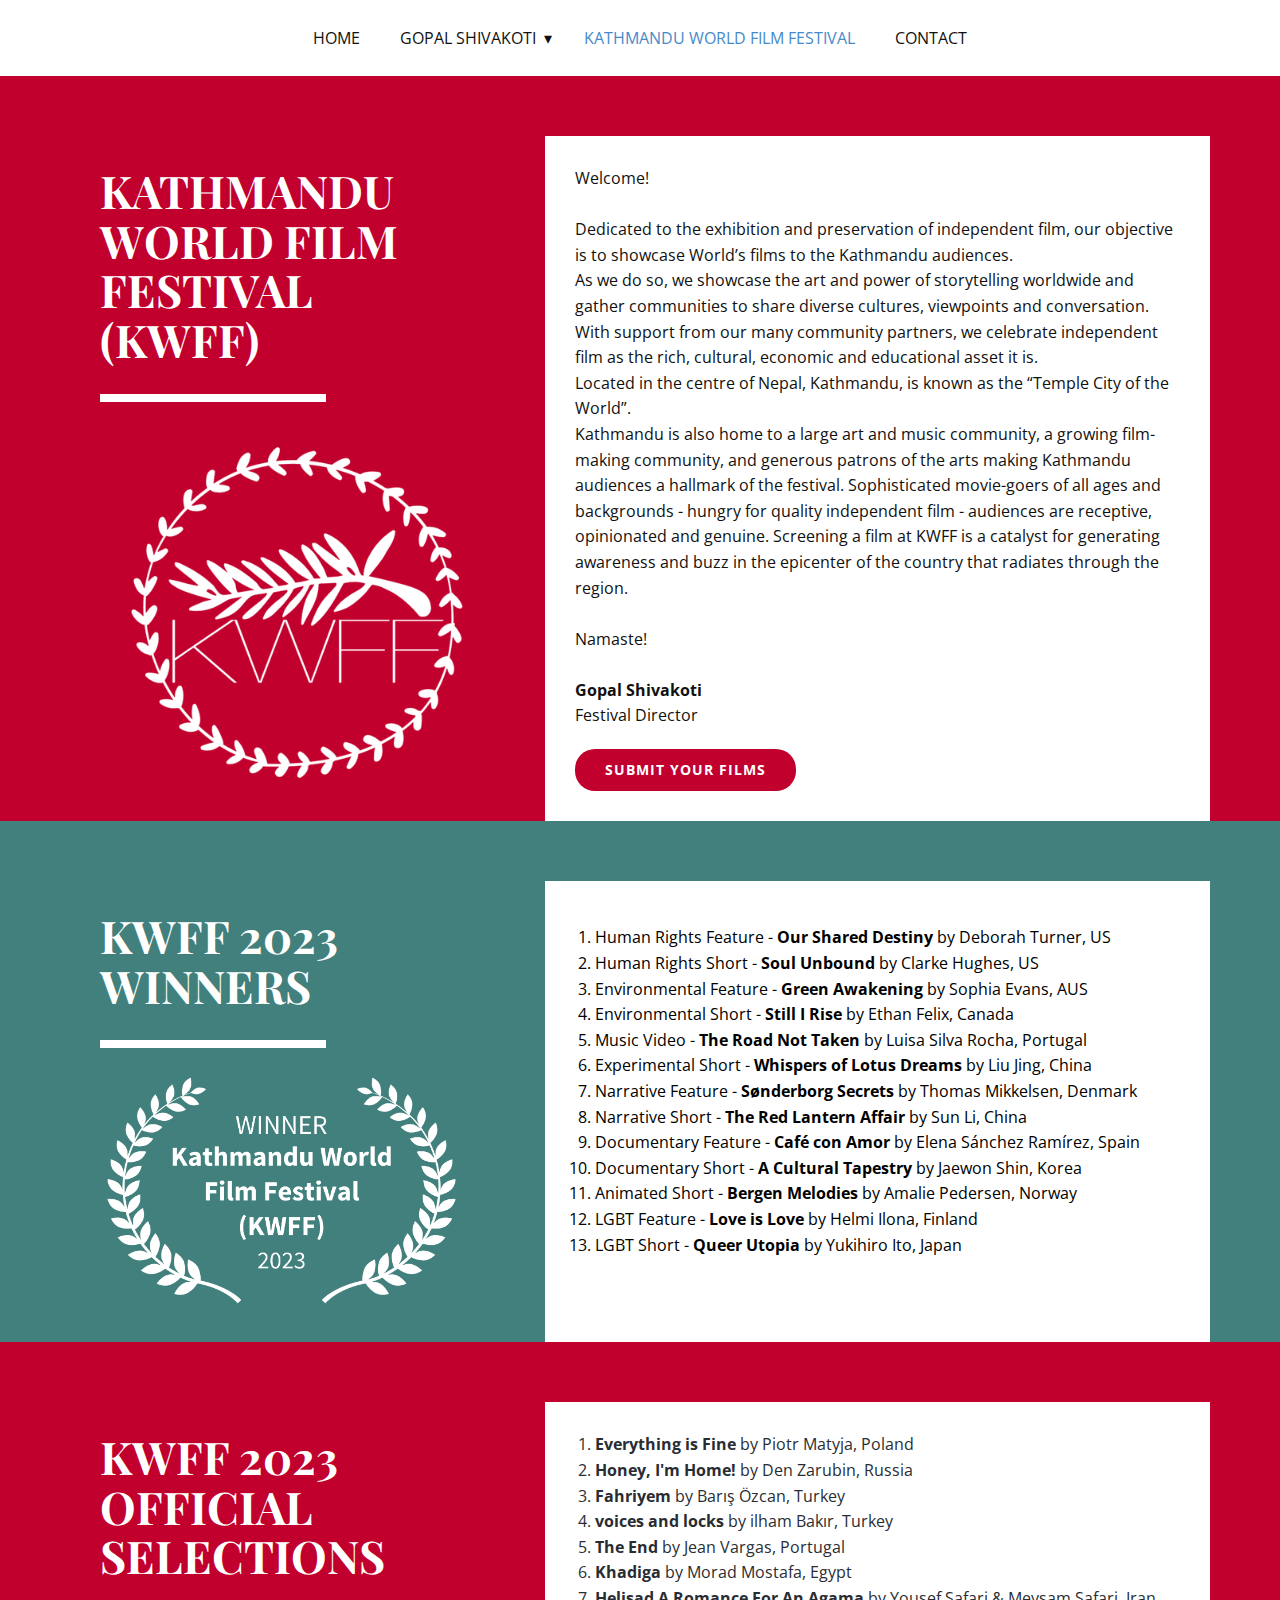
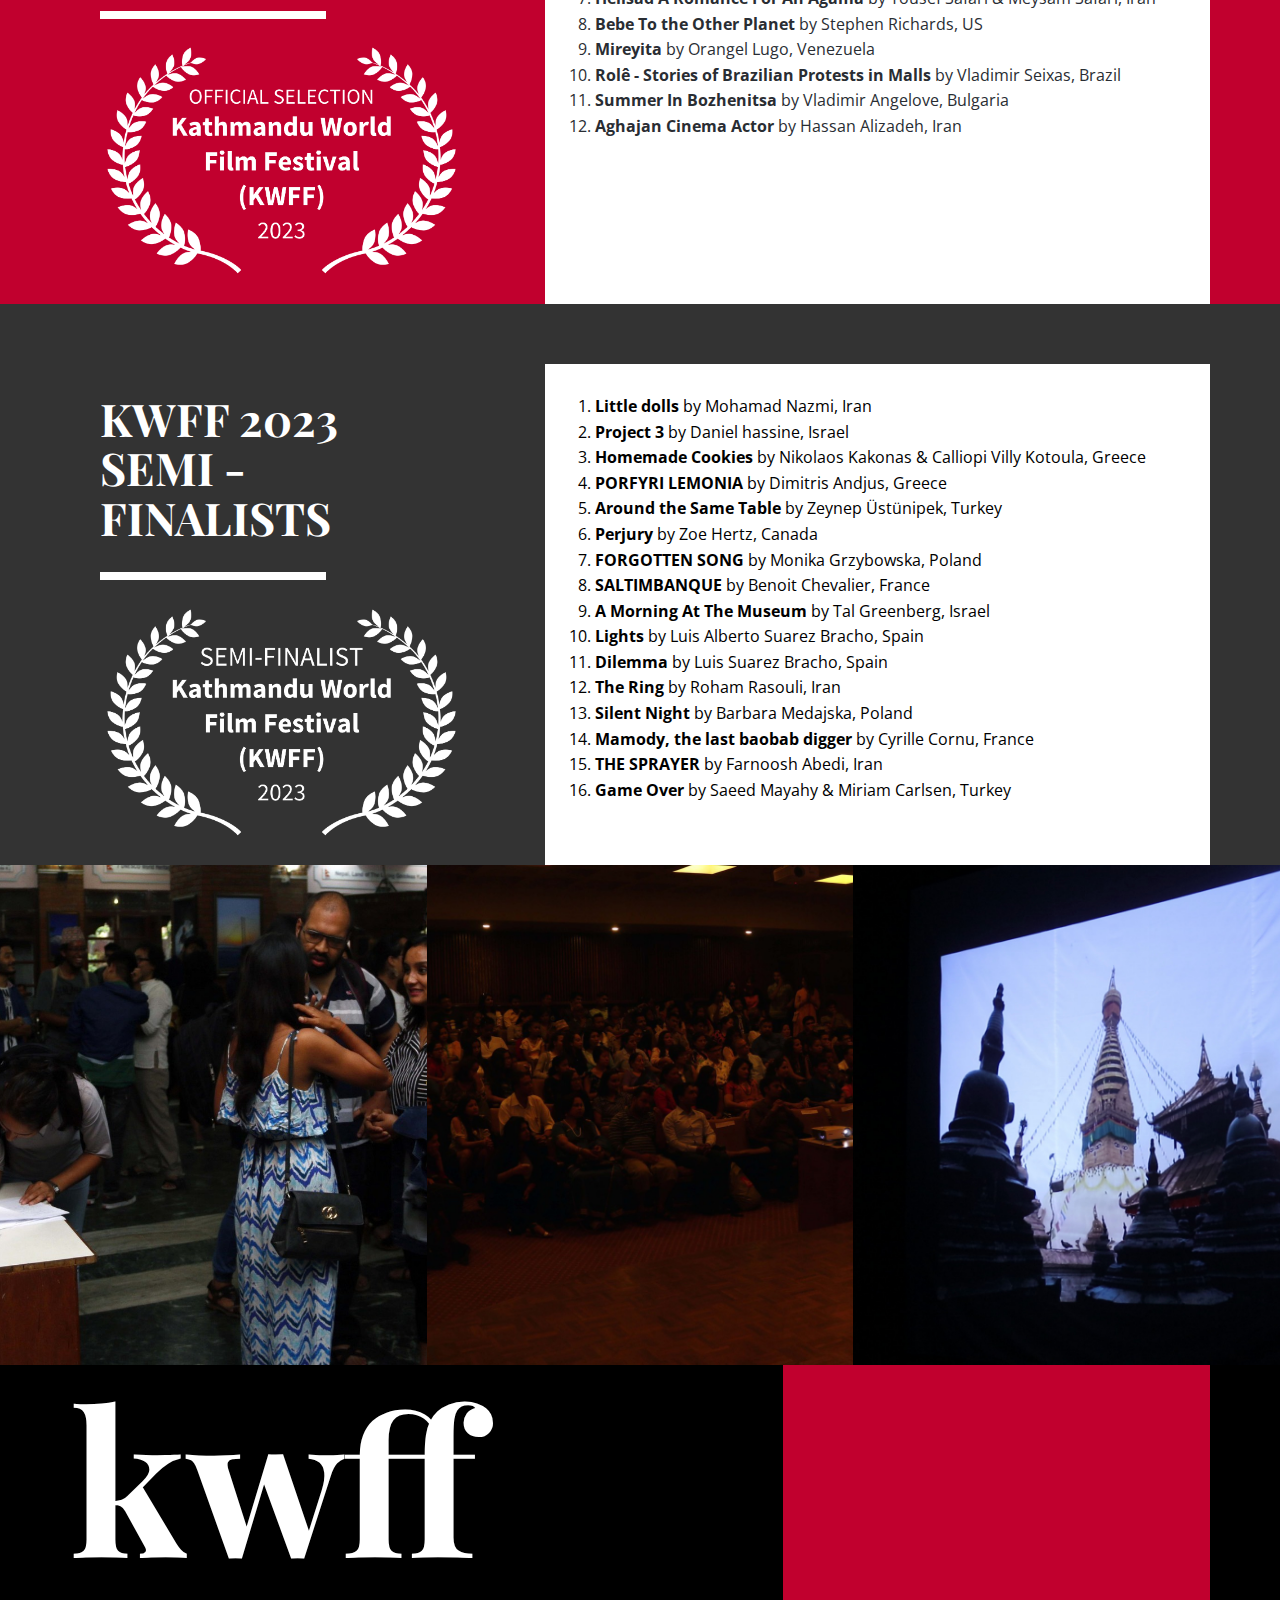
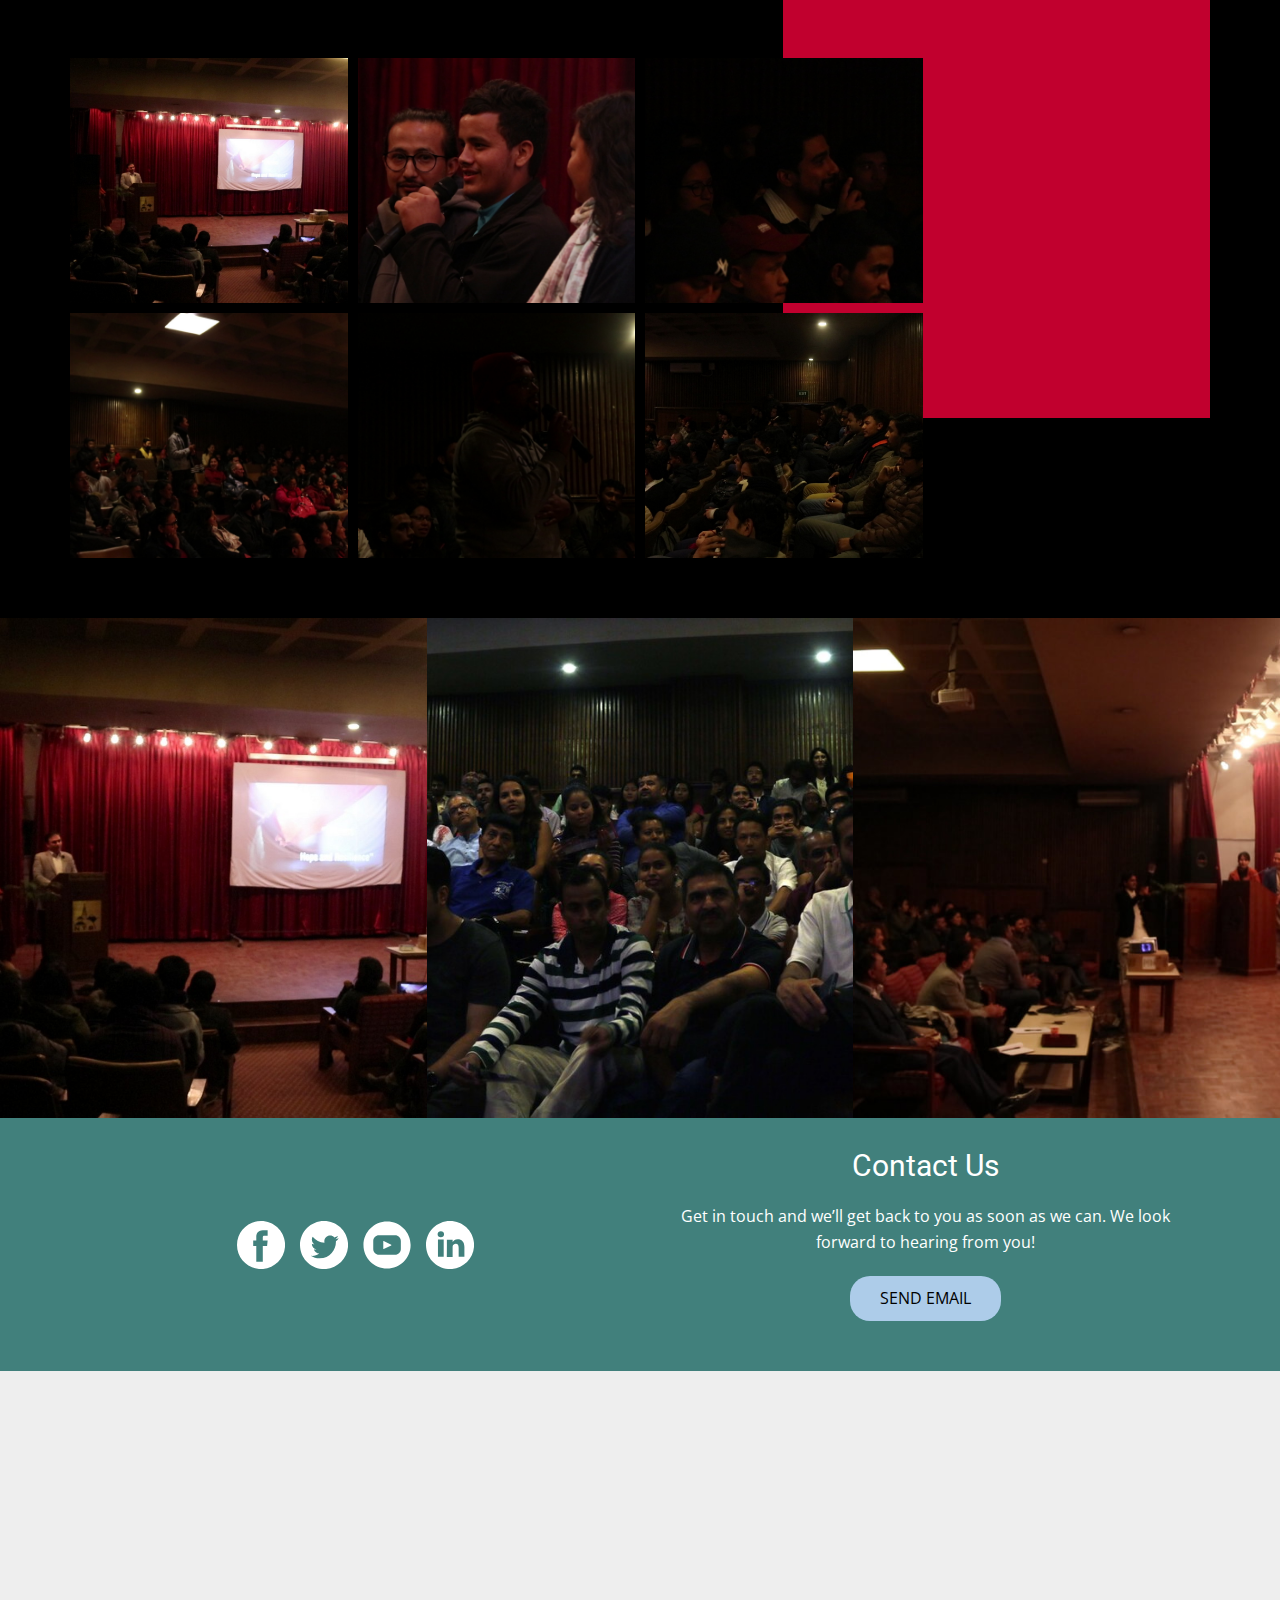
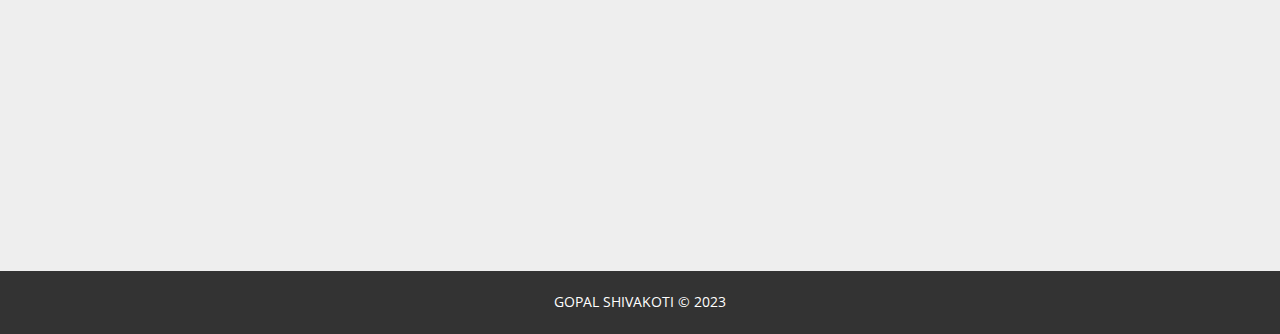
<file: KATHMANDU-WORLD-FILM-FESTIVAL.html>
<!DOCTYPE html>
<html style="font-size: 16px;" lang="en-NP">
  <head>
    <meta name="viewport" content="width=device-width, initial-scale=1.0">
    <meta charset="utf-8">
    <meta name="keywords" content="Kathmandu World Film Festival">
    <meta name="description" content="">
    <meta name="page_type" content="np-template-header-footer-from-plugin">
    <title>KATHMANDU WORLD FILM FESTIVAL</title>
    <link rel="stylesheet" href="nicepage.css" media="screen">
<link rel="stylesheet" href="KATHMANDU-WORLD-FILM-FESTIVAL.css" media="screen">
    <script class="u-script" type="text/javascript" src="jquery.js" defer=""></script>
    <script class="u-script" type="text/javascript" src="nicepage.js" defer=""></script>
    <meta name="generator" content="Nicepage 3.3.3, nicepage.com">
    <link rel="icon" href="images/favicon4.jpg">
    <link id="u-theme-google-font" rel="stylesheet" href="https://fonts.googleapis.com/css?family=Roboto:100,100i,300,300i,400,400i,500,500i,700,700i,900,900i|Open+Sans:300,300i,400,400i,600,600i,700,700i,800,800i">
    <link id="u-page-google-font" rel="stylesheet" href="https://fonts.googleapis.com/css?family=Playfair+Display:400,400i,700,700i,900,900i">













    <script type="application/ld+json">{
		"@context": "http://schema.org",
		"@type": "Organization",
		"name": "Gopal Shivakoti",
		"url": "index.html"
}</script>
    <meta property="og:title" content="KATHMANDU WORLD FILM FESTIVAL">
    <meta property="og:type" content="website">
    <meta name="theme-color" content="#478ac9">
    <link rel="canonical" href="index.html">
    <meta property="og:url" content="index.html">
  </head>
  <body class="u-body u-white"><header class="u-align-center u-clearfix u-header u-sticky u-white u-header" id="sec-22e5"><div class="u-clearfix u-sheet u-sheet-1">
        <nav class="u-dropdown-icon u-menu u-menu-dropdown u-offcanvas u-menu-1">
          <div class="menu-collapse" style="font-size: 1rem; letter-spacing: 0px;">
            <a class="u-button-style u-custom-left-right-menu-spacing u-custom-padding-bottom u-custom-top-bottom-menu-spacing u-nav-link u-text-active-palette-1-base u-text-hover-palette-2-base" href="#">
              <svg><use xmlns:xlink="http://www.w3.org/1999/xlink" xlink:href="#menu-hamburger"></use></svg>
              <svg version="1.1" xmlns="http://www.w3.org/2000/svg" xmlns:xlink="http://www.w3.org/1999/xlink"><defs><symbol id="menu-hamburger" viewBox="0 0 16 16" style="width: 16px; height: 16px;"><rect y="1" width="16" height="2"></rect><rect y="7" width="16" height="2"></rect><rect y="13" width="16" height="2"></rect>
</symbol>
</defs></svg>
            </a>
          </div>
          <div class="u-custom-menu u-nav-container">
            <ul class="u-nav u-unstyled u-nav-1"><li class="u-nav-item"><a class="u-button-style u-nav-link u-text-active-palette-1-base u-text-hover-palette-2-base" href="Gopal-Shivakoti.html#Ho" data-page-id="1126508679" style="padding: 10px 20px;">HOME</a>
</li><li class="u-nav-item"><a class="u-button-style u-nav-link u-text-active-palette-1-base u-text-hover-palette-2-base" href="#" style="padding: 10px 20px;">GOPAL SHIVAKOTI</a><div class="u-nav-popup"><ul class="u-h-spacing-20 u-nav u-unstyled u-v-spacing-10"><li class="u-nav-item"><a class="u-button-style u-nav-link u-white" href="Gopal-Shivakoti.html#carousel_6a8b" data-page-id="1126508679">WE ARE WITH DR. KC</a>
</li><li class="u-nav-item"><a class="u-button-style u-nav-link u-white" href="Gopal-Shivakoti.html#carousel_3783" data-page-id="1126508679">WAR CRIME</a>
</li><li class="u-nav-item"><a class="u-button-style u-nav-link u-white" href="Gopal-Shivakoti.html#carousel_b616" data-page-id="1126508679">SAVE GANGAMAYA</a>
</li><li class="u-nav-item"><a class="u-button-style u-nav-link u-white" href="Gopal-Shivakoti.html#carousel_cc46" data-page-id="1126508679">PINKY GURUNG</a>
</li><li class="u-nav-item"><a class="u-button-style u-nav-link u-white" href="Gopal-Shivakoti.html#carousel_6e13" data-page-id="1126508679">GAI JATRA</a>
</li><li class="u-nav-item"><a class="u-button-style u-nav-link u-white" href="Gopal-Shivakoti.html#carousel_e84f" data-page-id="1126508679">IN SEARCH OF THE SEARCHMAN</a>
</li><li class="u-nav-item"><a class="u-button-style u-nav-link u-white" href="Gopal-Shivakoti.html#carousel_3424" data-page-id="1126508679">WHEN SHALL I SEE MY DADDY</a>
</li><li class="u-nav-item"><a class="u-button-style u-nav-link u-white" href="#">CHAIN AND WORSHIP</a>
</li><li class="u-nav-item"><a class="u-button-style u-nav-link u-white" href="#">BICYCLE HERO</a>
</li><li class="u-nav-item"><a class="u-button-style u-nav-link u-white" href="#">BARE TREE</a>
</li></ul>
</div>
</li><li class="u-nav-item"><a class="u-button-style u-nav-link u-text-active-palette-1-base u-text-hover-palette-2-base" href="KATHMANDU-WORLD-FILM-FESTIVAL.html" target="_blank" style="padding: 10px 20px;">KATHMANDU WORLD FILM FESTIVAL</a>
</li><li class="u-nav-item"><a class="u-button-style u-nav-link u-text-active-palette-1-base u-text-hover-palette-2-base" href="Gopal-Shivakoti.html#sec-250a" data-page-id="1126508679" style="padding: 10px 20px;">CONTACT</a>
</li></ul>
          </div>
          <div class="u-custom-menu u-nav-container-collapse">
            <div class="u-black u-container-style u-inner-container-layout u-opacity u-opacity-95 u-sidenav">
              <div class="u-sidenav-overflow">
                <div class="u-menu-close"></div>
                <ul class="u-align-center u-nav u-popupmenu-items u-unstyled u-nav-3"><li class="u-nav-item"><a class="u-button-style u-nav-link" href="Gopal-Shivakoti.html#Ho" data-page-id="1126508679" style="padding: 10px 20px;">HOME</a>
</li><li class="u-nav-item"><a class="u-button-style u-nav-link" href="#" style="padding: 10px 20px;">GOPAL SHIVAKOTI</a><div class="u-nav-popup"><ul class="u-h-spacing-20 u-nav u-unstyled u-v-spacing-10"><li class="u-nav-item"><a class="u-button-style u-nav-link" href="Gopal-Shivakoti.html#carousel_6a8b" data-page-id="1126508679">WE ARE WITH DR. KC</a>
</li><li class="u-nav-item"><a class="u-button-style u-nav-link" href="Gopal-Shivakoti.html#carousel_3783" data-page-id="1126508679">WAR CRIME</a>
</li><li class="u-nav-item"><a class="u-button-style u-nav-link" href="Gopal-Shivakoti.html#carousel_b616" data-page-id="1126508679">SAVE GANGAMAYA</a>
</li><li class="u-nav-item"><a class="u-button-style u-nav-link" href="Gopal-Shivakoti.html#carousel_cc46" data-page-id="1126508679">PINKY GURUNG</a>
</li><li class="u-nav-item"><a class="u-button-style u-nav-link" href="Gopal-Shivakoti.html#carousel_6e13" data-page-id="1126508679">GAI JATRA</a>
</li><li class="u-nav-item"><a class="u-button-style u-nav-link" href="Gopal-Shivakoti.html#carousel_e84f" data-page-id="1126508679">IN SEARCH OF THE SEARCHMAN</a>
</li><li class="u-nav-item"><a class="u-button-style u-nav-link" href="Gopal-Shivakoti.html#carousel_3424" data-page-id="1126508679">WHEN SHALL I SEE MY DADDY</a>
</li><li class="u-nav-item"><a class="u-button-style u-nav-link" href="#">CHAIN AND WORSHIP</a>
</li><li class="u-nav-item"><a class="u-button-style u-nav-link" href="#">BICYCLE HERO</a>
</li><li class="u-nav-item"><a class="u-button-style u-nav-link" href="#">BARE TREE</a>
</li></ul>
</div>
</li><li class="u-nav-item"><a class="u-button-style u-nav-link" href="KATHMANDU-WORLD-FILM-FESTIVAL.html" target="_blank" style="padding: 10px 20px;">KATHMANDU WORLD FILM FESTIVAL</a>
</li><li class="u-nav-item"><a class="u-button-style u-nav-link" href="Gopal-Shivakoti.html#sec-250a" data-page-id="1126508679" style="padding: 10px 20px;">CONTACT</a>
</li></ul>
              </div>
            </div>
            <div class="u-black u-menu-overlay u-opacity u-opacity-70"></div>
          </div>
        </nav>
      </div></header>
    <section class="u-clearfix u-custom-color-1 u-section-1" id="sec-addf">
      <div class="u-clearfix u-sheet u-sheet-1">
        <div class="u-clearfix u-expanded-width u-gutter-0 u-layout-wrap u-layout-wrap-1">
          <div class="u-layout">
            <div class="u-layout-row">
              <div class="u-container-style u-layout-cell u-size-25 u-layout-cell-1">
                <div class="u-container-layout u-container-layout-1">
                  <h2 class="u-custom-font u-font-playfair-display u-text u-text-white u-text-1">KATHMANDU WORLD FILM FESTIVAL (KWFF)</h2>
                  <div class="u-border-8 u-border-white u-line u-line-horizontal u-line-1"></div>
                  <img src="images/kwff_3.png" alt="" class="u-expanded-width u-image u-image-contain u-image-default u-image-1" data-image-width="442" data-image-height="444">
                </div>
              </div>
              <div class="u-container-style u-layout-cell u-size-35 u-white u-layout-cell-2">
                <div class="u-container-layout u-container-layout-2">
                  <p class="u-text u-text-2">Welcome!<br>
                    <br>Dedicated to the exhibition and preservation of independent film, our objective is to showcase World’s films to the Kathmandu audiences.<br>As we do so, we showcase the art and power of storytelling worldwide and gather communities to share diverse cultures, viewpoints and conversation. With support from our many community partners, we celebrate independent film as the rich, cultural, economic and educational asset it is.<br>Located in the centre of Nepal, Kathmandu, is known as the “Temple City of the World”.<br>Kathmandu is also home to a large art and music community, a growing film-making&nbsp;community, and generous patrons of the arts making Kathmandu audiences a hallmark of the festival. Sophisticated movie-goers of all ages and backgrounds - hungry&nbsp;for quality independent film - audiences are receptive, opinionated&nbsp;and genuine. Screening a film at KWFF is a catalyst for generating awareness and buzz in the epicenter of the country that radiates through&nbsp;the region.<br>
                    <br>Namaste!<br>
                    <br><b>Gopal Shivakoti</b>
                    <br>Festival Director
                  </p>
                  <a href="https://filmfreeway.com/KathmanduWorldFilmFestival" class="u-btn u-btn-round u-button-style u-custom-color-1 u-hover-palette-1-base u-radius-20 u-btn-1" target="_blank">SUBMIT YOUR FILMS</a>
                </div>
              </div>
            </div>
          </div>
        </div>
      </div>
    </section>
    <section class="u-clearfix u-palette-4-dark-2 u-section-2" id="carousel_d425">
      <div class="u-clearfix u-sheet u-sheet-1">
        <div class="u-clearfix u-expanded-width u-gutter-0 u-layout-wrap u-layout-wrap-1">
          <div class="u-layout">
            <div class="u-layout-row">
              <div class="u-container-style u-layout-cell u-size-25 u-layout-cell-1">
                <div class="u-container-layout u-container-layout-1">
                  <h2 class="u-custom-font u-font-playfair-display u-text u-text-white u-text-1">KWFF 2023<br>WINNERS
                  </h2>
                  <div class="u-border-8 u-border-white u-line u-line-horizontal u-line-1"></div>
                  <img src="images/wnr.png" alt="" class="u-image u-image-contain u-image-default u-image-1" data-image-width="442" data-image-height="294">
                </div>
              </div>
              <div class="u-container-style u-layout-cell u-size-35 u-white u-layout-cell-2">
                <div class="u-container-layout u-container-layout-2">
                  <ol class="u-text u-text-black u-text-2">
                    <li>Human Rights Feature - <span style="font-weight: 700;">Our Shared Destiny</span> by Deborah Turner, US
                    </li>
                    <li>Human Rights Short - <span style="font-weight: 700;">Soul Unbound</span> by Clarke Hughes, US
                    </li>
                    <li>Environmental Feature - <span style="font-weight: 700;">Green Awakening</span> by Sophia Evans, AUS
                    </li>
                    <li>Environmental Short - <span style="font-weight: 700;">Still I Rise</span> by Ethan Felix, Canada
                    </li>
                    <li>Music Video - <span style="font-weight: 700;">The Road Not Taken</span> by Luisa Silva Rocha, Portugal
                    </li>
                    <li>Experimental Short - <span style="font-weight: 700;">Whispers of Lotus Dreams</span> by Liu Jing, China
                    </li>
                    <li>Narrative Feature - <span style="font-weight: 700;">Sønderborg Secrets</span> by Thomas Mikkelsen, Denmark
                    </li>
                    <li>Narrative Short - <span style="font-weight: 700;">The Red Lantern Affair</span> by Sun Li, China 
                    </li>
                    <li>Documentary Feature - <span style="font-weight: 700;">Café con Amor</span> by Elena Sánchez Ramírez, Spain
                    </li>
                    <li>Documentary Short - <span style="font-weight: 700;">A Cultural Tapestry</span> by Jaewon Shin, Korea
                    </li>
                    <li>Animated Short - <span style="font-weight: 700;">Bergen Melodies</span> by Amalie Pedersen, Norway
                    </li>
                    <li>LGBT Feature - <span style="font-weight: 700;">Love is Love</span> by Helmi Ilona, Finland
                    </li>
                    <li>LGBT Short - <span style="font-weight: 700;">Queer Utopia</span> by Yukihiro Ito, Japan
                    </li>
                  </ol>
                </div>
              </div>
            </div>
          </div>
        </div>
      </div>
    </section>
    <section class="u-clearfix u-custom-color-1 u-section-3" id="carousel_841e">
      <div class="u-clearfix u-sheet u-sheet-1">
        <div class="u-clearfix u-expanded-width u-gutter-0 u-layout-wrap u-layout-wrap-1">
          <div class="u-layout">
            <div class="u-layout-row">
              <div class="u-container-style u-layout-cell u-size-25 u-layout-cell-1">
                <div class="u-container-layout u-container-layout-1">
                  <h2 class="u-custom-font u-font-playfair-display u-text u-text-white u-text-1">KWFF 2023<br>OFFICIAL<br>SELECTIONS
                  </h2>
                  <div class="u-border-8 u-border-white u-line u-line-horizontal u-line-1"></div>
                  <img src="images/OS.png" alt="" class="u-image u-image-contain u-image-default u-image-1" data-image-width="1869" data-image-height="1305">
                </div>
              </div>
              <div class="u-container-style u-layout-cell u-size-35 u-white u-layout-cell-2">
                <div class="u-container-layout u-container-layout-2">
                  <ol class="u-text u-text-palette-5-dark-3 u-text-2">
                    <li><b>Everything is Fine&nbsp;</b>by Piotr Matyja, Poland
                    </li>
                    <li><b>Honey, I'm Home!&nbsp;</b>by Den Zarubin, Russia
                    </li>
                    <li style=""><b>Fahriyem&nbsp;</b>by Barış Özcan, Turkey
                    </li>
                    <li><b>voices and locks&nbsp;</b>by ilham Bakır, Turkey
                    </li>
                    <li><b>The End&nbsp;</b>by Jean Vargas, Portugal
                    </li>
                    <li><b>Khadiga&nbsp;</b>by Morad Mostafa, Egypt
                    </li>
                    <li style=""><b>Helisad A Romance For An Agama&nbsp;</b>by Yousef Safari & Meysam Safari, Iran
                    </li>
                    <li><b>Bebe To the Other Planet&nbsp;</b>by Stephen Richards, US
                    </li>
                    <li><b>Mireyita&nbsp;</b>by Orangel Lugo, Venezuela
                    </li>
                    <li style=""><b>Rolê - Stories of Brazilian Protests in Malls&nbsp;</b>by Vladimir Seixas, Brazil
                    </li>
                    <li><b>Summer In Bozhenitsa&nbsp;</b>by Vladimir Angelove, Bulgaria
                    </li>
                    <li><b>Aghajan Cinema Actor&nbsp;</b>by Hassan Alizadeh, Iran
                    </li>
                  </ol>
                </div>
              </div>
            </div>
          </div>
        </div>
      </div>
    </section>
    <section class="u-clearfix u-grey-80 u-section-4" id="carousel_51c0">
      <div class="u-clearfix u-sheet u-sheet-1">
        <div class="u-clearfix u-expanded-width u-gutter-0 u-layout-wrap u-layout-wrap-1">
          <div class="u-layout">
            <div class="u-layout-row">
              <div class="u-container-style u-layout-cell u-size-25 u-layout-cell-1">
                <div class="u-container-layout u-container-layout-1">
                  <h2 class="u-custom-font u-font-playfair-display u-text u-text-white u-text-1">KWFF 2023<br>SEMI - FINALISTS
                  </h2>
                  <div class="u-border-8 u-border-white u-line u-line-horizontal u-line-1"></div>
                  <img src="images/sf.png" alt="" class="u-image u-image-contain u-image-default u-image-1" data-image-width="1869" data-image-height="1305">
                </div>
              </div>
              <div class="u-container-style u-layout-cell u-size-35 u-white u-layout-cell-2">
                <div class="u-container-layout u-container-layout-2">
                  <ol class="u-text u-text-black u-text-2">
                    <li><b>Little dolls&nbsp;</b>by Mohamad Nazmi, Iran
                    </li>
                    <li><b>Project 3&nbsp;</b>by Daniel hassine, Israel 
                    </li>
                    <li><b>Homemade Cookies&nbsp;</b>by Nikolaos Kakonas & Calliopi Villy Kotoula, Greece
                    </li>
                    <li><b>PORFYRI LEMONIA&nbsp;</b>by Dimitris Andjus, Greece
                    </li>
                    <li><b>Around the Same Table&nbsp;</b>by Zeynep Üstünipek, Turkey
                    </li>
                    <li><b>Perjury&nbsp;</b>by Zoe Hertz, Canada
                    </li>
                    <li><b>FORGOTTEN SONG&nbsp;</b>by Monika Grzybowska, Poland
                    </li>
                    <li><b>SALTIMBANQUE&nbsp;</b>by Benoit Chevalier, France
                    </li>
                    <li><b>A Morning At The Museum&nbsp;</b>by Tal Greenberg, Israel
                    </li>
                    <li><b>Lights&nbsp;</b>by Luis Alberto Suarez Bracho, Spain
                    </li>
                    <li><b>Dilemma&nbsp;</b>by Luis Suarez Bracho, Spain
                    </li>
                    <li><b>The Ring&nbsp;</b>by Roham Rasouli, Iran
                    </li>
                    <li><b>Silent Night&nbsp;</b>by Barbara Medajska, Poland
                    </li>
                    <li><b>Mamody, the last baobab digger&nbsp;</b>by Cyrille Cornu, France
                    </li>
		    <li><b>THE SPRAYER&nbsp;</b>by Farnoosh Abedi, Iran
		    </li>
		    <li><b>Game Over&nbsp;</b>by Saeed Mayahy & Miriam Carlsen, Turkey
		    </li>
                  </ol>
                </div>
              </div>
            </div>
          </div>
        </div>
      </div>
    </section>
    <section class="u-clearfix u-section-5" id="carousel_4983">
      <div class="u-expanded-width u-gallery u-layout-grid u-lightbox u-no-transition u-show-text-on-hover u-gallery-1">
        <div class="u-gallery-inner u-gallery-inner-1">
          <div class="u-effect-fade u-gallery-item">
            <div class="u-back-slide" data-image-width="1600" data-image-height="888">
              <img class="u-back-image u-expanded" src="images/KWFF2019_01.jpg">
            </div>
            <div class="u-over-slide u-shading u-over-slide-1">
              <h3 class="u-gallery-heading"></h3>
              <p class="u-gallery-text"></p>
            </div>
          </div>
          <div class="u-effect-fade u-gallery-item">
            <div class="u-back-slide" data-image-width="1920" data-image-height="1012">
              <img class="u-back-image u-expanded" src="images/KWFF2019_03.jpg">
            </div>
            <div class="u-over-slide u-shading u-over-slide-2">
              <h3 class="u-gallery-heading"></h3>
              <p class="u-gallery-text"></p>
            </div>
          </div>
          <div class="u-effect-fade u-gallery-item">
            <div class="u-back-slide" data-image-width="1920" data-image-height="1080">
              <img class="u-back-image u-expanded" src="images/KWFF2019_04.jpg">
            </div>
            <div class="u-over-slide u-shading u-over-slide-3">
              <h3 class="u-gallery-heading"></h3>
              <p class="u-gallery-text"></p>
            </div>
          </div>
        </div>
      </div>
    </section>
    <section class="u-align-left u-black u-clearfix u-section-6" id="carousel_d39d">
      <div class="u-clearfix u-sheet u-sheet-1">
        <div class="u-custom-color-1 u-shape u-shape-rectangle u-shape-1"></div>
        <h1 class="u-custom-font u-font-playfair-display u-text u-title u-text-1">kwff<span style="font-weight: 700;"></span>
        </h1>
        <div class="u-gallery u-layout-grid u-lightbox u-show-text-on-hover u-gallery-1">
          <div class="u-gallery-inner u-gallery-inner-1">
            <div class="u-effect-fade u-gallery-item">
              <div class="u-back-slide" data-image-width="1600" data-image-height="900">
                <img class="u-back-image u-expanded u-back-image-1" src="images/KWFF2019_15.jpg">
              </div>
              <div class="u-over-slide u-shading u-over-slide-1">
                <h3 class="u-gallery-heading"></h3>
                <p class="u-gallery-text"></p>
              </div>
            </div>
            <div class="u-effect-fade u-gallery-item">
              <div class="u-back-slide" data-image-width="1920" data-image-height="1080">
                <img class="u-back-image u-expanded u-back-image-2" src="images/KWFF2019_10.jpg">
              </div>
              <div class="u-over-slide u-shading u-over-slide-2">
                <h3 class="u-gallery-heading"></h3>
                <p class="u-gallery-text"></p>
              </div>
            </div>
            <div class="u-effect-fade u-gallery-item">
              <div class="u-back-slide" data-image-width="1920" data-image-height="1080">
                <img class="u-back-image u-expanded u-back-image-3" src="images/KWFF2019_08.jpg">
              </div>
              <div class="u-over-slide u-shading u-over-slide-3">
                <h3 class="u-gallery-heading"></h3>
                <p class="u-gallery-text"></p>
              </div>
            </div>
            <div class="u-effect-fade u-gallery-item">
              <div class="u-back-slide" data-image-width="1920" data-image-height="1080">
                <img class="u-back-image u-expanded u-back-image-4" src="images/KWFF2019_09.jpg">
              </div>
              <div class="u-over-slide u-shading u-over-slide-4">
                <h3 class="u-gallery-heading"></h3>
                <p class="u-gallery-text"></p>
              </div>
            </div>
            <div class="u-effect-fade u-gallery-item">
              <div class="u-back-slide" data-image-width="1920" data-image-height="1080">
                <img class="u-back-image u-expanded u-back-image-5" src="images/KWFF2019_11.jpg">
              </div>
              <div class="u-over-slide u-shading u-over-slide-5">
                <h3 class="u-gallery-heading"></h3>
                <p class="u-gallery-text"></p>
              </div>
            </div>
            <div class="u-effect-fade u-gallery-item">
              <div class="u-back-slide" data-image-width="1600" data-image-height="900">
                <img class="u-back-image u-expanded u-back-image-6" src="images/KWFF2019_13.jpg">
              </div>
              <div class="u-over-slide u-shading u-over-slide-6">
                <h3 class="u-gallery-heading"></h3>
                <p class="u-gallery-text"></p>
              </div>
            </div>
          </div>
        </div>
      </div>
    </section>
    <section class="u-clearfix u-section-7" id="carousel_b02c">
      <div class="u-expanded-width u-gallery u-layout-grid u-lightbox u-no-transition u-show-text-on-hover u-gallery-1">
        <div class="u-gallery-inner u-gallery-inner-1">
          <div class="u-effect-fade u-gallery-item">
            <div class="u-back-slide">
              <img class="u-back-image u-expanded" src="images/KWFF2019_15.jpg">
            </div>
            <div class="u-over-slide u-shading u-over-slide-1">
              <h3 class="u-gallery-heading"></h3>
              <p class="u-gallery-text"></p>
            </div>
          </div>
          <div class="u-effect-fade u-gallery-item">
            <div class="u-back-slide">
              <img class="u-back-image u-expanded" src="images/kwff2019-06_orig.jpg">
            </div>
            <div class="u-over-slide u-shading u-over-slide-2">
              <h3 class="u-gallery-heading"></h3>
              <p class="u-gallery-text"></p>
            </div>
          </div>
          <div class="u-effect-fade u-gallery-item">
            <div class="u-back-slide">
              <img class="u-back-image u-expanded" src="images/kwff2019-02_orig.jpg">
            </div>
            <div class="u-over-slide u-shading u-over-slide-3">
              <h3 class="u-gallery-heading"></h3>
              <p class="u-gallery-text"></p>
            </div>
          </div>
        </div>
      </div>
    </section>
    <section class="u-align-center u-clearfix u-palette-4-dark-2 u-section-8" id="sec-96c9">
      <div class="u-clearfix u-sheet u-valign-middle u-sheet-1">
        <div class="u-clearfix u-expanded-width u-layout-wrap u-layout-wrap-1">
          <div class="u-layout">
            <div class="u-layout-row">
              <div class="u-container-style u-layout-cell u-left-cell u-size-30 u-layout-cell-1">
                <div class="u-container-layout u-valign-middle u-container-layout-1">
                  <div class="u-align-left u-social-icons u-spacing-15 u-text-white u-social-icons-1">
                    <a class="u-social-url" target="_blank" href="https://facebook.com/gshivakoti"><span class="u-icon u-icon-circle u-social-facebook u-social-type-fill u-icon-1"><svg class="u-svg-link" preserveAspectRatio="xMidYMin slice" viewBox="0 0 112 112" style=""><use xmlns:xlink="http://www.w3.org/1999/xlink" xlink:href="#svg-34c8"></use></svg><svg xmlns="http://www.w3.org/2000/svg" xmlns:xlink="http://www.w3.org/1999/xlink" version="1.1" xml:space="preserve" class="u-svg-content" viewBox="0 0 112 112" x="0px" y="0px" id="svg-34c8"><path d="M56.1,0C25.1,0,0,25.1,0,56.1c0,31,25.1,56.1,56.1,56.1c31,0,56.1-25.1,56.1-56.1C112.2,25.1,87.1,0,56.1,0z M71.6,34.3h-8.2c-1.3,0-3.2,0.7-3.2,3.5v7.6h11.3l-1.3,12.9h-10V95H45V58.3h-7.2V45.4H45v-8.3c0-6,2.8-15.3,15.3-15.3l11.2,0V34.3z "></path></svg></span>
                    </a>
                    <a class="u-social-url" target="_blank" href="https://twitter.com/gopalshivakoti"><span class="u-icon u-icon-circle u-social-twitter u-social-type-fill u-icon-2"><svg class="u-svg-link" preserveAspectRatio="xMidYMin slice" viewBox="0 0 112 112" style=""><use xmlns:xlink="http://www.w3.org/1999/xlink" xlink:href="#svg-c07e"></use></svg><svg xmlns="http://www.w3.org/2000/svg" xmlns:xlink="http://www.w3.org/1999/xlink" version="1.1" xml:space="preserve" class="u-svg-content" viewBox="0 0 112 112" x="0px" y="0px" id="svg-c07e"><path d="M56.1,0C25.1,0,0,25.1,0,56.1s25.1,56.1,56.1,56.1s56.1-25.1,56.1-56.1S87.1,0,56.1,0z M83.8,47.3 c0,0.6,0,1.2,0,1.7c0,17.7-13.5,38.2-38.2,38.2c-7.6,0-14.6-2.2-20.6-6c1,0.1,2.1,0.2,3.2,0.2c6.3,0,12.1-2.1,16.7-5.7 c-5.9-0.1-10.8-4-12.5-9.3c0.8,0.2,1.7,0.2,2.5,0.2c1.2,0,2.4-0.2,3.5-0.5c-6.1-1.2-10.8-6.7-10.8-13.1c0-0.1,0-0.1,0-0.2 c1.8,1,3.9,1.6,6.1,1.7c-3.6-2.4-6-6.5-6-11.2c0-2.5,0.7-4.8,1.8-6.7c6.6,8.1,16.5,13.5,27.6,14c-0.2-1-0.3-2-0.3-3.1 c0-7.4,6-13.4,13.4-13.4c3.9,0,7.3,1.6,9.8,4.2c3.1-0.6,5.9-1.7,8.5-3.3c-1,3.1-3.1,5.8-5.9,7.4c2.7-0.3,5.3-1,7.7-2.1 C88.7,43,86.4,45.4,83.8,47.3z"></path></svg></span>
                    </a>
                    <a class="u-social-url" target="_blank" href="https://youtube.com/c/GopalShivakoti"><span class="u-icon u-icon-circle u-social-type-fill u-social-youtube u-icon-3"><svg class="u-svg-link" preserveAspectRatio="xMidYMin slice" viewBox="0 0 112 112" style=""><use xmlns:xlink="http://www.w3.org/1999/xlink" xlink:href="#svg-2756"></use></svg><svg xmlns="http://www.w3.org/2000/svg" xmlns:xlink="http://www.w3.org/1999/xlink" version="1.1" xml:space="preserve" class="u-svg-content" viewBox="0 0 112 112" x="0px" y="0px" id="svg-2756"><path d="M65.9,55.7l-17.6-8.9c-0.5-0.2-1,0.1-1,0.6v17.3c0,0.5,0.5,0.9,1,0.6L65.9,57C66.4,56.8,66.4,56,65.9,55.7z"></path><path d="M56.1,1.1c-30.4,0-55,24.6-55,55c0,30.4,24.6,55,55,55c30.4,0,55-24.6,55-55C111.1,25.7,86.5,1.1,56.1,1.1z M88.3,65.5 c0,7.4-6,13.4-13.4,13.4H37.3c-7.4,0-13.4-6-13.4-13.4V46.7c0-7.4,6-13.4,13.4-13.4h37.6c7.4,0,13.4,6,13.4,13.4V65.5z"></path></svg></span>
                    </a>
                    <a class="u-social-url" target="_blank" href="https://np.linkedin.com/"><span class="u-icon u-icon-circle u-social-linkedin u-social-type-fill u-icon-4"><svg class="u-svg-link" preserveAspectRatio="xMidYMin slice" viewBox="0 0 112 112" style=""><use xmlns:xlink="http://www.w3.org/1999/xlink" xlink:href="#svg-b86e"></use></svg><svg xmlns="http://www.w3.org/2000/svg" xmlns:xlink="http://www.w3.org/1999/xlink" version="1.1" xml:space="preserve" class="u-svg-content" viewBox="0 0 112 112" x="0px" y="0px" id="svg-b86e"><path d="M62.1,49.3v-0.1C62.1,49.2,62,49.2,62.1,49.3L62.1,49.3z"></path><path d="M56.1,0C25.1,0,0,25.1,0,56.1s25.1,56.1,56.1,56.1c31,0,56.1-25.1,56.1-56.1S87.1,0,56.1,0z M41.3,83.7H27.9 V43.4h13.4V83.7z M34.6,37.9L34.6,37.9c-4.6,0-7.5-3.1-7.5-7c0-4,3-7,7.6-7c4.6,0,7.4,3,7.5,7C42.2,34.8,39.2,37.9,34.6,37.9z M89.6,83.7H76.2V62.2c0-5.4-1.9-9.1-6.8-9.1c-3.7,0-5.9,2.5-6.9,4.9c-0.4,0.9-0.4,2.1-0.4,3.3v22.5H48.7c0,0,0.2-36.5,0-40.3h13.4 v5.7c1.8-2.7,5-6.7,12.1-6.7c8.8,0,15.4,5.8,15.4,18.1V83.7z"></path></svg></span>
                    </a>
                  </div>
                </div>
              </div>
              <div class="u-align-center u-container-style u-layout-cell u-right-cell u-size-30 u-layout-cell-2">
                <div class="u-container-layout u-valign-middle u-container-layout-2">
                  <h3 class="u-text u-text-1">Contact Us</h3>
                  <p class="u-text u-text-2">Get in touch and we’ll get back to you as soon as we can. We look forward to hearing from you!</p>
                  <a href="mailto:gopal.shivakoti@gmail.com" class="u-btn u-btn-round u-button-style u-radius-20 u-btn-1">SEND EMAIL</a>
                </div>
              </div>
            </div>
          </div>
        </div>
      </div>
    </section>
    <section class="u-clearfix u-grey-light-2 u-typography-custom-page-typography-12--Map u-section-9" id="carousel_0f18">
      <div class="u-expanded u-grey-light-2 u-map">
        <div class="embed-responsive">
          <iframe class="embed-responsive-item" src="//maps.google.com/maps?output=embed&amp;key=Kathmandu&amp;q=Nepal&amp;z=7&amp;t=m" data-map="[base64]"></iframe>
        </div>
      </div>
      <div class="u-clearfix u-sheet u-sheet-1"></div>
    </section>





    <footer class="u-align-center u-clearfix u-footer u-grey-80 u-footer" id="sec-fe6a"><div class="u-clearfix u-sheet u-sheet-1">
        <p class="u-small-text u-text u-text-variant u-text-1">GOPAL SHIVAKOTI © 2023</p>
      </div></footer><span style="height: 64px; width: 64px; margin-left: 0px; margin-right: auto; margin-top: 0px; background-image: none; right: 20px; bottom: 20px" class="u-back-to-top u-icon u-icon-circle u-opacity u-opacity-85 u-palette-1-base u-spacing-15" data-href="#">
        <svg class="u-svg-link" preserveAspectRatio="xMidYMin slice" viewBox="0 0 551.13 551.13"><use xmlns:xlink="http://www.w3.org/1999/xlink" xlink:href="#svg-1d98"></use></svg>
        <svg class="u-svg-content" enable-background="new 0 0 551.13 551.13" viewBox="0 0 551.13 551.13" xmlns="http://www.w3.org/2000/svg" id="svg-1d98"><path d="m275.565 189.451 223.897 223.897h51.668l-275.565-275.565-275.565 275.565h51.668z"></path></svg>
    </span>
  </body>
</html>
</file>
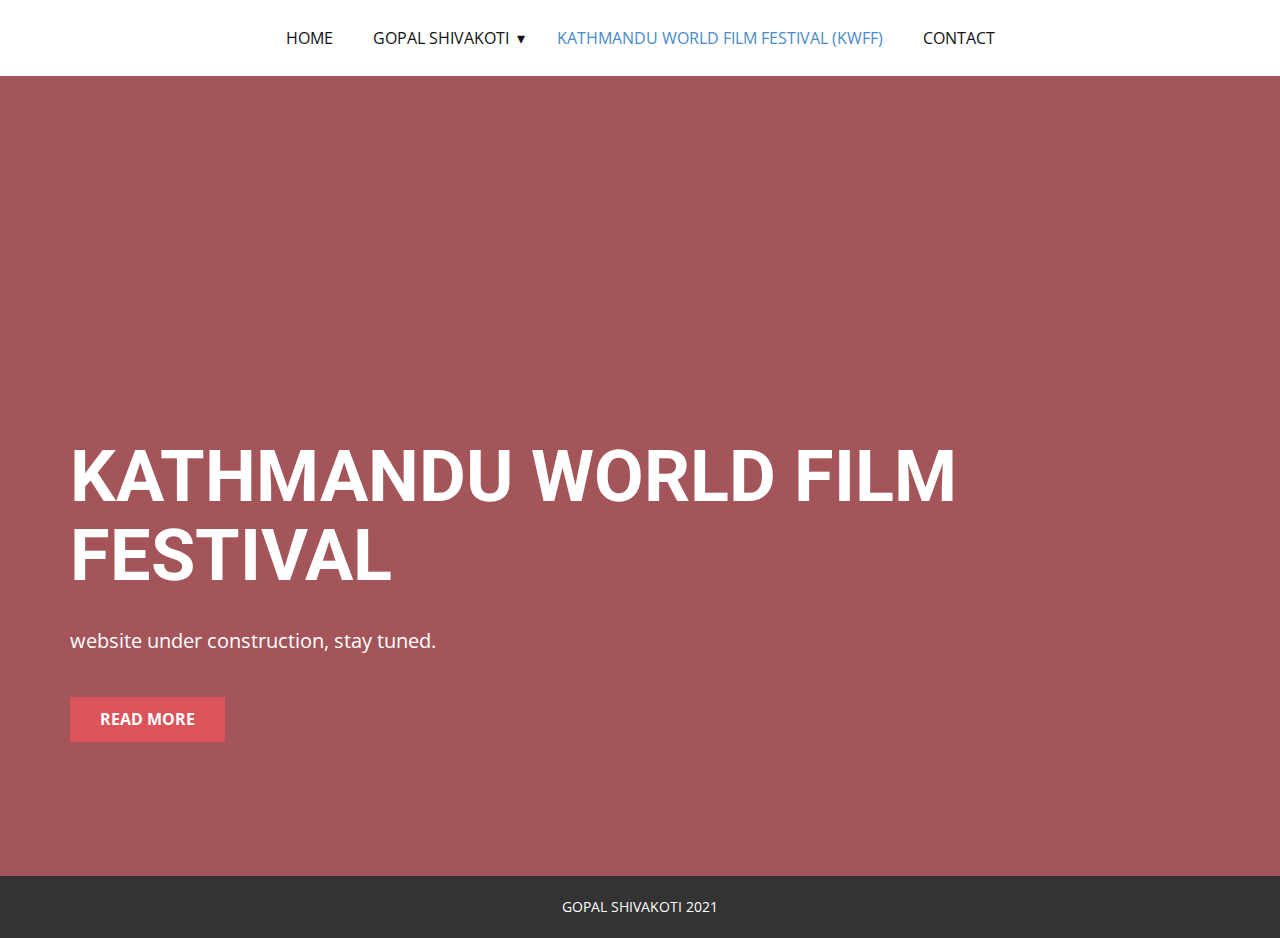
<file: KWFF.html>
<!DOCTYPE html>
<html style="font-size: 16px;" lang="en-NP">
  <head>
    <meta name="viewport" content="width=device-width, initial-scale=1.0">
    <meta charset="utf-8">
    <meta name="keywords" content="">
    <meta name="description" content="">
    <meta name="page_type" content="np-template-header-footer-from-plugin">
    <title>KWFF</title>
    <link rel="stylesheet" href="nicepage.css" media="screen">
<link rel="stylesheet" href="KWFF.css" media="screen">
    <script class="u-script" type="text/javascript" src="jquery.js" defer=""></script>
    <script class="u-script" type="text/javascript" src="nicepage.js" defer=""></script>
    <meta name="generator" content="Nicepage 3.3.3, nicepage.com">
    <link rel="icon" href="images/favicon4.jpg">
    <link id="u-theme-google-font" rel="stylesheet" href="https://fonts.googleapis.com/css?family=Roboto:100,100i,300,300i,400,400i,500,500i,700,700i,900,900i|Open+Sans:300,300i,400,400i,600,600i,700,700i,800,800i">
    
    
    
    
    
    <script type="application/ld+json">{
		"@context": "http://schema.org",
		"@type": "Organization",
		"name": "Gopal Shivakoti",
		"url": "index.html"
}</script>
    <meta property="og:title" content="KWFF">
    <meta property="og:type" content="website">
    <meta name="theme-color" content="#478ac9">
    <link rel="canonical" href="index.html">
    <meta property="og:url" content="index.html">
  </head>
  <body class="u-body"><header class="u-align-center u-clearfix u-header u-sticky u-white u-header" id="sec-22e5"><div class="u-clearfix u-sheet u-sheet-1">
        <nav class="u-dropdown-icon u-menu u-menu-dropdown u-offcanvas u-menu-1">
          <div class="menu-collapse" style="font-size: 1rem; letter-spacing: 0px;">
            <a class="u-button-style u-custom-left-right-menu-spacing u-custom-padding-bottom u-custom-top-bottom-menu-spacing u-nav-link u-text-active-palette-1-base u-text-hover-palette-2-base" href="#">
              <svg><use xmlns:xlink="http://www.w3.org/1999/xlink" xlink:href="#menu-hamburger"></use></svg>
              <svg version="1.1" xmlns="http://www.w3.org/2000/svg" xmlns:xlink="http://www.w3.org/1999/xlink"><defs><symbol id="menu-hamburger" viewBox="0 0 16 16" style="width: 16px; height: 16px;"><rect y="1" width="16" height="2"></rect><rect y="7" width="16" height="2"></rect><rect y="13" width="16" height="2"></rect>
</symbol>
</defs></svg>
            </a>
          </div>
          <div class="u-custom-menu u-nav-container">
            <ul class="u-nav u-unstyled u-nav-1"><li class="u-nav-item"><a class="u-button-style u-nav-link u-text-active-palette-1-base u-text-hover-palette-2-base" href="Gopal-Shivakoti.html#Ho" data-page-id="1126508679" style="padding: 10px 20px;">HOME</a>
</li><li class="u-nav-item"><a class="u-button-style u-nav-link u-text-active-palette-1-base u-text-hover-palette-2-base" href="#" style="padding: 10px 20px;">GOPAL SHIVAKOTI</a><div class="u-nav-popup"><ul class="u-h-spacing-20 u-nav u-unstyled u-v-spacing-10"><li class="u-nav-item"><a class="u-button-style u-nav-link u-white" href="Gopal-Shivakoti.html#carousel_6a8b" data-page-id="1126508679">WE ARE WITH DR. KC</a>
</li><li class="u-nav-item"><a class="u-button-style u-nav-link u-white" href="Gopal-Shivakoti.html#carousel_3783" data-page-id="1126508679">WAR CRIME</a>
</li><li class="u-nav-item"><a class="u-button-style u-nav-link u-white" href="Gopal-Shivakoti.html#carousel_b616" data-page-id="1126508679">SAVE GANGAMAYA</a>
</li><li class="u-nav-item"><a class="u-button-style u-nav-link u-white" href="Gopal-Shivakoti.html#carousel_cc46" data-page-id="1126508679">PINKY GURUNG</a>
</li><li class="u-nav-item"><a class="u-button-style u-nav-link u-white" href="Gopal-Shivakoti.html#carousel_6e13" data-page-id="1126508679">GAI JATRA</a>
</li><li class="u-nav-item"><a class="u-button-style u-nav-link u-white" href="Gopal-Shivakoti.html#carousel_e84f" data-page-id="1126508679">IN SEARCH OF THE SEARCHMAN</a>
</li><li class="u-nav-item"><a class="u-button-style u-nav-link u-white" href="Gopal-Shivakoti.html#carousel_3424" data-page-id="1126508679">WHEN SHALL I SEE MY DADDY</a>
</li><li class="u-nav-item"><a class="u-button-style u-nav-link u-white" href="#">CHAIN AND WORSHIP</a>
</li><li class="u-nav-item"><a class="u-button-style u-nav-link u-white" href="#">BICYCLE HERO</a>
</li><li class="u-nav-item"><a class="u-button-style u-nav-link u-white" href="#">BARE TREE</a>
</li></ul>
</div>
</li><li class="u-nav-item"><a class="u-button-style u-nav-link u-text-active-palette-1-base u-text-hover-palette-2-base" href="KWFF.html" style="padding: 10px 20px;">KATHMANDU WORLD FILM FESTIVAL (KWFF)</a>
</li><li class="u-nav-item"><a class="u-button-style u-nav-link u-text-active-palette-1-base u-text-hover-palette-2-base" href="Gopal-Shivakoti.html#sec-14ab" data-page-id="1126508679" style="padding: 10px 20px;">CONTACT</a>
</li></ul>
          </div>
          <div class="u-custom-menu u-nav-container-collapse">
            <div class="u-black u-container-style u-inner-container-layout u-opacity u-opacity-95 u-sidenav">
              <div class="u-sidenav-overflow">
                <div class="u-menu-close"></div>
                <ul class="u-align-center u-nav u-popupmenu-items u-unstyled u-nav-3"><li class="u-nav-item"><a class="u-button-style u-nav-link" href="Gopal-Shivakoti.html#Ho" data-page-id="1126508679" style="padding: 10px 20px;">HOME</a>
</li><li class="u-nav-item"><a class="u-button-style u-nav-link" href="#" style="padding: 10px 20px;">GOPAL SHIVAKOTI</a><div class="u-nav-popup"><ul class="u-h-spacing-20 u-nav u-unstyled u-v-spacing-10"><li class="u-nav-item"><a class="u-button-style u-nav-link" href="Gopal-Shivakoti.html#carousel_6a8b" data-page-id="1126508679">WE ARE WITH DR. KC</a>
</li><li class="u-nav-item"><a class="u-button-style u-nav-link" href="Gopal-Shivakoti.html#carousel_3783" data-page-id="1126508679">WAR CRIME</a>
</li><li class="u-nav-item"><a class="u-button-style u-nav-link" href="Gopal-Shivakoti.html#carousel_b616" data-page-id="1126508679">SAVE GANGAMAYA</a>
</li><li class="u-nav-item"><a class="u-button-style u-nav-link" href="Gopal-Shivakoti.html#carousel_cc46" data-page-id="1126508679">PINKY GURUNG</a>
</li><li class="u-nav-item"><a class="u-button-style u-nav-link" href="Gopal-Shivakoti.html#carousel_6e13" data-page-id="1126508679">GAI JATRA</a>
</li><li class="u-nav-item"><a class="u-button-style u-nav-link" href="Gopal-Shivakoti.html#carousel_e84f" data-page-id="1126508679">IN SEARCH OF THE SEARCHMAN</a>
</li><li class="u-nav-item"><a class="u-button-style u-nav-link" href="Gopal-Shivakoti.html#carousel_3424" data-page-id="1126508679">WHEN SHALL I SEE MY DADDY</a>
</li><li class="u-nav-item"><a class="u-button-style u-nav-link" href="#">CHAIN AND WORSHIP</a>
</li><li class="u-nav-item"><a class="u-button-style u-nav-link" href="#">BICYCLE HERO</a>
</li><li class="u-nav-item"><a class="u-button-style u-nav-link" href="#">BARE TREE</a>
</li></ul>
</div>
</li><li class="u-nav-item"><a class="u-button-style u-nav-link" href="KWFF.html" style="padding: 10px 20px;">KATHMANDU WORLD FILM FESTIVAL (KWFF)</a>
</li><li class="u-nav-item"><a class="u-button-style u-nav-link" href="Gopal-Shivakoti.html#sec-14ab" data-page-id="1126508679" style="padding: 10px 20px;">CONTACT</a>
</li></ul>
              </div>
            </div>
            <div class="u-black u-menu-overlay u-opacity u-opacity-70"></div>
          </div>
        </nav>
      </div></header>
    <section class="u-align-left u-clearfix u-color-scheme-summer-time u-color-style-multicolor-1 u-palette-2-dark-1 u-section-1" id="sec-f193">
      <div class="u-clearfix u-sheet u-valign-middle u-sheet-1">
        <h1 class="u-text u-title u-text-1">KATHMANDU WORLD FILM FESTIVAL</h1>
        <p class="u-large-text u-text u-text-variant u-text-2">website under construction, stay tuned.</p>
        <a href="#" class="u-btn u-button-style u-palette-2-base u-btn-1">Read More</a>
      </div>
    </section>
    
    
    
    
    
    <footer class="u-align-center u-clearfix u-footer u-grey-80 u-footer" id="sec-fe6a"><div class="u-clearfix u-sheet u-sheet-1">
        <p class="u-small-text u-text u-text-variant u-text-1">GOPAL SHIVAKOTI 2021</p>
      </div></footer>
  </body>
</html>
</file>
<file: Gopal-Shivakoti.css>
.u-section-1 {
  background-image: none;
  min-height: 703px;
}

.u-section-1 .u-layout-wrap-1 {
  margin: 75px 0 0;
}

.u-section-1 .u-image-1 {
  min-height: 628px;
  animation-duration: 1000ms;
  background-image: url("images/IMG_20190515_180221.jpg");
}

.u-section-1 .u-container-layout-1 {
  padding: 30px 95px 30px 60px;
}

.u-section-1 .u-layout-cell-2 {
  min-height: 628px;
}

.u-section-1 .u-container-layout-2 {
  padding: 30px 60px;
}

.u-section-1 .u-text-1 {
  animation-duration: 1000ms;
  margin: 90px 20px 0 0;
}

.u-section-1 .u-text-2 {
  animation-duration: 1000ms;
  margin: 26px 61px 0 0;
}

.u-section-1 .u-btn-1 {
  background-image: none;
  animation-duration: 1000ms;
  margin: 48px 0 0;
}

@media (max-width: 1199px) {
  .u-section-1 {
    min-height: 593px;
  }

  .u-section-1 .u-layout-wrap-1 {
    margin-right: initial;
    margin-left: initial;
  }

  .u-section-1 .u-image-1 {
    background-position: 50% 50%;
    min-height: 518px;
  }

  .u-section-1 .u-layout-cell-2 {
    min-height: 518px;
  }

  .u-section-1 .u-text-1 {
    margin-right: 0;
  }

  .u-section-1 .u-text-2 {
    margin-right: 0;
  }
}

@media (max-width: 991px) {
  .u-section-1 {
    min-height: 472px;
  }

  .u-section-1 .u-image-1 {
    min-height: 397px;
  }

  .u-section-1 .u-container-layout-1 {
    padding-left: 30px;
    padding-right: 30px;
  }

  .u-section-1 .u-layout-cell-2 {
    min-height: 100px;
  }

  .u-section-1 .u-container-layout-2 {
    padding-left: 30px;
    padding-right: 30px;
  }
}

@media (max-width: 767px) {
  .u-section-1 {
    min-height: 771px;
  }

  .u-section-1 .u-image-1 {
    min-height: 812px;
  }

  .u-section-1 .u-container-layout-1 {
    padding-left: 10px;
    padding-right: 10px;
  }

  .u-section-1 .u-container-layout-2 {
    padding-left: 10px;
    padding-right: 10px;
  }
}

@media (max-width: 575px) {
  .u-section-1 {
    min-height: 1358px;
  }

  .u-section-1 .u-layout-wrap-1 {
    margin-top: 68px;
    margin-bottom: 30px;
    margin-right: initial;
    margin-left: initial;
  }

  .u-section-1 .u-image-1 {
    min-height: 559px;
  }

  .u-section-1 .u-layout-cell-2 {
    min-height: 701px;
  }

  .u-section-1 .u-text-1 {
    margin-top: 21px;
    margin-left: 41px;
    margin-right: 41px;
  }

  .u-section-1 .u-text-2 {
    margin-left: 38px;
    margin-right: 38px;
  }

  .u-section-1 .u-btn-1 {
    margin-right: auto;
    margin-left: 41px;
  }
}.u-section-2 {
  background-image: none;
}

.u-section-2 .u-sheet-1 {
  min-height: 726px;
}

.u-section-2 .u-text-1 {
  font-weight: 700;
  line-height: 43px;
  width: 740px;
  margin: 60px auto 0;
}

.u-section-2 .u-line-1 {
  width: 100px;
  height: 2px;
  margin: 30px auto 0;
}

.u-section-2 .u-text-2 {
  font-size: 1rem;
  width: 740px;
  margin: 30px auto 0;
}

.u-section-2 .u-video-1 {
  width: 740px;
  height: 387px;
  margin: 30px auto 0;
}

.u-section-2 .u-text-3 {
  font-size: 1rem;
  margin: 30px 200px 60px;
}

@media (max-width: 1199px) {
  .u-section-2 .u-text-3 {
    width: 740px;
    margin-left: 100px;
    margin-right: 100px;
  }
}

@media (max-width: 991px) {
  .u-section-2 .u-text-1 {
    width: 720px;
  }

  .u-section-2 .u-text-2 {
    width: 720px;
  }

  .u-section-2 .u-video-1 {
    width: 720px;
  }

  .u-section-2 .u-text-3 {
    width: 720px;
    margin-left: 0;
    margin-right: 0;
  }
}

@media (max-width: 767px) {
  .u-section-2 .u-text-1 {
    width: 540px;
  }

  .u-section-2 .u-text-2 {
    width: 540px;
  }

  .u-section-2 .u-video-1 {
    width: 540px;
  }

  .u-section-2 .u-text-3 {
    width: 540px;
  }
}

@media (max-width: 575px) {
  .u-section-2 .u-sheet-1 {
    min-height: 1422px;
  }

  .u-section-2 .u-text-1 {
    width: 340px;
  }

  .u-section-2 .u-text-2 {
    margin-left: 0;
    margin-right: 0;
    width: 340px;
  }

  .u-section-2 .u-video-1 {
    width: 340px;
  }

  .u-section-2 .u-text-3 {
    width: 340px;
  }
}.u-section-3 {
  background-image: none;
}

.u-section-3 .u-sheet-1 {
  min-height: 726px;
}

.u-section-3 .u-text-1 {
  font-weight: 700;
  line-height: 43px;
  width: 740px;
  margin: 60px auto 0;
}

.u-section-3 .u-line-1 {
  width: 100px;
  height: 2px;
  margin: 30px auto 0;
}

.u-section-3 .u-text-2 {
  font-size: 1rem;
  width: 740px;
  margin: 30px auto 0;
}

.u-section-3 .u-video-1 {
  width: 740px;
  height: 387px;
  margin: 30px auto 0;
}

.u-section-3 .u-text-3 {
  font-size: 1rem;
  margin: 30px 200px 60px;
}

@media (max-width: 1199px) {
  .u-section-3 .u-text-3 {
    width: 740px;
    margin-left: 100px;
    margin-right: 100px;
  }
}

@media (max-width: 991px) {
  .u-section-3 .u-text-1 {
    width: 720px;
  }

  .u-section-3 .u-text-2 {
    width: 720px;
  }

  .u-section-3 .u-video-1 {
    width: 720px;
  }

  .u-section-3 .u-text-3 {
    width: 720px;
    margin-left: 0;
    margin-right: 0;
  }
}

@media (max-width: 767px) {
  .u-section-3 .u-text-1 {
    width: 540px;
  }

  .u-section-3 .u-text-2 {
    width: 540px;
  }

  .u-section-3 .u-video-1 {
    width: 540px;
  }

  .u-section-3 .u-text-3 {
    width: 540px;
  }
}

@media (max-width: 575px) {
  .u-section-3 .u-text-1 {
    width: 340px;
  }

  .u-section-3 .u-text-2 {
    margin-left: 0;
    margin-right: 0;
    width: 340px;
  }

  .u-section-3 .u-video-1 {
    width: 340px;
  }

  .u-section-3 .u-text-3 {
    width: 340px;
  }
}.u-section-4 {
  background-image: none;
}

.u-section-4 .u-sheet-1 {
  min-height: 726px;
}

.u-section-4 .u-text-1 {
  font-weight: 700;
  line-height: 43px;
  width: 740px;
  margin: 60px auto 0;
}

.u-section-4 .u-line-1 {
  width: 100px;
  height: 2px;
  margin: 30px auto 0;
}

.u-section-4 .u-text-2 {
  font-size: 1rem;
  width: 740px;
  margin: 30px auto 0;
}

.u-section-4 .u-video-1 {
  width: 740px;
  height: 387px;
  margin: 30px auto 0;
}

.u-section-4 .u-text-3 {
  font-size: 1rem;
  margin: 30px 200px 60px;
}

@media (max-width: 1199px) {
  .u-section-4 .u-text-3 {
    width: 740px;
    margin-left: 100px;
    margin-right: 100px;
  }
}

@media (max-width: 991px) {
  .u-section-4 .u-text-1 {
    width: 720px;
  }

  .u-section-4 .u-text-2 {
    width: 720px;
  }

  .u-section-4 .u-video-1 {
    width: 720px;
  }

  .u-section-4 .u-text-3 {
    width: 720px;
    margin-left: 0;
    margin-right: 0;
  }
}

@media (max-width: 767px) {
  .u-section-4 .u-text-1 {
    width: 540px;
  }

  .u-section-4 .u-text-2 {
    width: 540px;
  }

  .u-section-4 .u-video-1 {
    width: 540px;
  }

  .u-section-4 .u-text-3 {
    width: 540px;
  }
}

@media (max-width: 575px) {
  .u-section-4 .u-text-1 {
    width: 340px;
  }

  .u-section-4 .u-text-2 {
    margin-left: 0;
    margin-right: 0;
    width: 340px;
  }

  .u-section-4 .u-video-1 {
    width: 340px;
  }

  .u-section-4 .u-text-3 {
    width: 340px;
  }
}.u-section-5 {
  background-image: none;
}

.u-section-5 .u-sheet-1 {
  min-height: 1372px;
}

.u-section-5 .u-text-1 {
  font-weight: 700;
  line-height: 43px;
  width: 740px;
  margin: 60px auto 0;
}

.u-section-5 .u-line-1 {
  width: 100px;
  height: 2px;
  margin: 30px auto 0;
}

.u-section-5 .u-text-2 {
  font-size: 1rem;
  width: 740px;
  margin: 30px auto 0;
}

.u-section-5 .u-video-1 {
  width: 740px;
  height: 387px;
  margin: 30px auto 0;
}

.u-section-5 .u-text-3 {
  font-size: 1rem;
  width: 740px;
  margin: 30px auto 60px;
}

@media (max-width: 991px) {
  .u-section-5 .u-text-1 {
    width: 720px;
  }

  .u-section-5 .u-text-2 {
    width: 720px;
  }

  .u-section-5 .u-video-1 {
    width: 720px;
  }

  .u-section-5 .u-text-3 {
    width: 720px;
  }
}

@media (max-width: 767px) {
  .u-section-5 .u-text-1 {
    width: 540px;
  }

  .u-section-5 .u-text-2 {
    width: 540px;
  }

  .u-section-5 .u-video-1 {
    width: 540px;
  }

  .u-section-5 .u-text-3 {
    width: 540px;
  }
}

@media (max-width: 575px) {
  .u-section-5 .u-text-1 {
    width: 340px;
  }

  .u-section-5 .u-text-2 {
    margin-left: 0;
    margin-right: 0;
    width: 340px;
  }

  .u-section-5 .u-video-1 {
    width: 340px;
  }

  .u-section-5 .u-text-3 {
    margin-left: 0;
    margin-right: 0;
    width: 340px;
  }
}.u-section-6 {
  background-image: none;
}

.u-section-6 .u-sheet-1 {
  min-height: 726px;
}

.u-section-6 .u-text-1 {
  font-weight: 700;
  line-height: 43px;
  width: 740px;
  margin: 60px auto 0;
}

.u-section-6 .u-line-1 {
  width: 100px;
  height: 2px;
  margin: 30px auto 0;
}

.u-section-6 .u-text-2 {
  font-size: 1rem;
  width: 740px;
  margin: 30px auto 0;
}

.u-section-6 .u-video-1 {
  width: 740px;
  height: 387px;
  margin: 30px auto 0;
}

.u-section-6 .u-text-3 {
  font-size: 1rem;
  margin: 30px 200px 60px;
}

@media (max-width: 1199px) {
  .u-section-6 .u-text-3 {
    width: 740px;
    margin-left: 100px;
    margin-right: 100px;
  }
}

@media (max-width: 991px) {
  .u-section-6 .u-text-1 {
    width: 720px;
  }

  .u-section-6 .u-text-2 {
    width: 720px;
  }

  .u-section-6 .u-video-1 {
    width: 720px;
  }

  .u-section-6 .u-text-3 {
    width: 720px;
    margin-left: 0;
    margin-right: 0;
  }
}

@media (max-width: 767px) {
  .u-section-6 .u-text-1 {
    width: 540px;
  }

  .u-section-6 .u-text-2 {
    width: 540px;
  }

  .u-section-6 .u-video-1 {
    width: 540px;
  }

  .u-section-6 .u-text-3 {
    width: 540px;
  }
}

@media (max-width: 575px) {
  .u-section-6 .u-text-1 {
    width: 340px;
  }

  .u-section-6 .u-text-2 {
    margin-left: 0;
    margin-right: 0;
    width: 340px;
  }

  .u-section-6 .u-video-1 {
    width: 340px;
  }

  .u-section-6 .u-text-3 {
    width: 340px;
  }
}.u-section-7 {
  background-image: none;
}

.u-section-7 .u-sheet-1 {
  min-height: 726px;
}

.u-section-7 .u-text-1 {
  font-weight: 700;
  line-height: 43px;
  width: 740px;
  margin: 60px auto 0;
}

.u-section-7 .u-line-1 {
  width: 100px;
  height: 2px;
  margin: 30px auto 0;
}

.u-section-7 .u-text-2 {
  font-size: 1rem;
  width: 740px;
  margin: 30px auto 0;
}

.u-section-7 .u-video-1 {
  width: 740px;
  height: 387px;
  margin: 30px auto 60px;
}

@media (max-width: 991px) {
  .u-section-7 .u-text-1 {
    width: 720px;
  }

  .u-section-7 .u-text-2 {
    width: 720px;
  }

  .u-section-7 .u-video-1 {
    width: 720px;
  }
}

@media (max-width: 767px) {
  .u-section-7 .u-text-1 {
    width: 540px;
  }

  .u-section-7 .u-text-2 {
    width: 540px;
  }

  .u-section-7 .u-video-1 {
    width: 540px;
  }
}

@media (max-width: 575px) {
  .u-section-7 .u-text-1 {
    margin-left: 0;
    margin-right: 0;
    width: 340px;
  }

  .u-section-7 .u-text-2 {
    margin-left: 0;
    margin-right: 0;
    width: 340px;
  }

  .u-section-7 .u-video-1 {
    width: 340px;
  }
}.u-section-8 {
  background-image: none;
}

.u-section-8 .u-sheet-1 {
  min-height: 726px;
}

.u-section-8 .u-text-1 {
  font-weight: 700;
  line-height: 43px;
  width: 740px;
  margin: 60px auto 0;
}

.u-section-8 .u-line-1 {
  width: 100px;
  height: 2px;
  margin: 30px auto 0;
}

.u-section-8 .u-text-2 {
  font-size: 1rem;
  width: 740px;
  margin: 30px auto 0;
}

.u-section-8 .u-video-1 {
  width: 740px;
  height: 387px;
  margin: 30px auto 60px;
}

@media (max-width: 991px) {
  .u-section-8 .u-text-1 {
    width: 720px;
  }

  .u-section-8 .u-text-2 {
    width: 720px;
  }

  .u-section-8 .u-video-1 {
    width: 720px;
  }
}

@media (max-width: 767px) {
  .u-section-8 .u-text-1 {
    width: 540px;
  }

  .u-section-8 .u-text-2 {
    width: 540px;
  }

  .u-section-8 .u-video-1 {
    width: 540px;
  }
}

@media (max-width: 575px) {
  .u-section-8 .u-text-1 {
    margin-left: 0;
    margin-right: 0;
    width: 340px;
  }

  .u-section-8 .u-text-2 {
    margin-left: 0;
    margin-right: 0;
    width: 340px;
  }

  .u-section-8 .u-video-1 {
    width: 340px;
  }
}.u-section-9 {
  background-image: none;
}

.u-section-9 .u-sheet-1 {
  min-height: 251px;
}

.u-section-9 .u-layout-wrap-1 {
  margin: 0 auto 0 0;
}

.u-section-9 .u-layout-cell-1 {
  min-height: 108px;
}

.u-section-9 .u-container-layout-1 {
  padding: 30px;
}

.u-section-9 .u-social-icons-1 {
  height: 48px;
  min-height: 16px;
  width: 237px;
  min-width: 109px;
  white-space: nowrap;
  margin: 0 auto;
}

.u-section-9 .u-icon-1 {
  height: 48px;
}

.u-section-9 .u-icon-2 {
  height: 48px;
}

.u-section-9 .u-icon-3 {
  height: 48px;
}

.u-section-9 .u-icon-4 {
  height: 48px;
}

.u-section-9 .u-layout-cell-2 {
  min-height: 108px;
}

.u-section-9 .u-container-layout-2 {
  padding: 30px;
}

.u-section-9 .u-text-1 {
  margin: 0;
}

.u-section-9 .u-text-2 {
  margin: 20px 0 0;
}

.u-section-9 .u-btn-1 {
  margin-left: auto;
  margin-right: auto;
  margin-top: 20px;
}

@media (max-width: 1199px) {
  .u-section-9 .u-sheet-1 {
    min-height: 130px;
  }

  .u-section-9 .u-layout-wrap-1 {
    margin-right: initial;
    margin-left: initial;
  }

  .u-section-9 .u-layout-cell-1 {
    min-height: 89px;
  }

  .u-section-9 .u-layout-cell-2 {
    min-height: 89px;
  }
}

@media (max-width: 991px) {
  .u-section-9 .u-sheet-1 {
    min-height: 141px;
  }

  .u-section-9 .u-layout-cell-1 {
    min-height: 68px;
  }

  .u-section-9 .u-layout-cell-2 {
    min-height: 100px;
  }
}

@media (max-width: 767px) {
  .u-section-9 .u-sheet-1 {
    min-height: 241px;
  }

  .u-section-9 .u-layout-cell-1 {
    min-height: 102px;
  }

  .u-section-9 .u-container-layout-1 {
    padding-left: 10px;
    padding-right: 10px;
  }

  .u-section-9 .u-container-layout-2 {
    padding-left: 10px;
    padding-right: 10px;
  }
}

@media (max-width: 575px) {
  .u-section-9 .u-layout-cell-1 {
    min-height: 64px;
  }
}
</file>
<file: KATHMANDU-WORLD-FILM-FESTIVAL.css>
.u-section-1 {
  background-image: none;
}

.u-section-1 .u-sheet-1 {
  min-height: 715px;
}

.u-section-1 .u-layout-wrap-1 {
  margin-top: 60px;
  margin-bottom: 0;
}

.u-section-1 .u-layout-cell-1 {
  min-height: 654px;
}

.u-section-1 .u-container-layout-1 {
  padding: 30px 55px 1px 30px;
}

.u-section-1 .u-text-1 {
  font-size: 2.8125rem;
  font-weight: 700;
  font-family: "Playfair Display", serif;
  margin: 0 57px 0 0;
}

.u-section-1 .u-line-1 {
  width: 226px;
  height: 8px;
  transform-origin: left center 0px;
  margin: 30px auto 0 0;
}

.u-section-1 .u-image-1 {
  height: 353px;
  margin: 38px auto 0 0;
}

.u-section-1 .u-layout-cell-2 {
  min-height: 654px;
  background-image: none;
}

.u-section-1 .u-container-layout-2 {
  padding: 30px;
}

.u-section-1 .u-text-2 {
  margin: 0;
}

.u-section-1 .u-btn-1 {
  border-style: none;
  font-weight: 700;
  text-transform: uppercase;
  font-size: 0.875rem;
  letter-spacing: 1px;
  background-image: none;
  margin-bottom: 0;
}

@media (max-width: 1199px) {
  .u-section-1 .u-sheet-1 {
    min-height: 576px;
  }

  .u-section-1 .u-layout-wrap-1 {
    position: relative;
  }

  .u-section-1 .u-layout-cell-1 {
    min-height: 539px;
  }

  .u-section-1 .u-text-1 {
    margin-right: 0;
  }

  .u-section-1 .u-image-1 {
    height: 278px;
    margin-right: initial;
    margin-left: initial;
  }

  .u-section-1 .u-layout-cell-2 {
    min-height: 539px;
  }
}

@media (max-width: 991px) {
  .u-section-1 .u-sheet-1 {
    min-height: 499px;
  }

  .u-section-1 .u-layout-cell-1 {
    min-height: 100px;
  }

  .u-section-1 .u-container-layout-1 {
    padding-right: 30px;
  }

  .u-section-1 .u-image-1 {
    height: 218px;
    margin-right: initial;
    margin-left: initial;
  }

  .u-section-1 .u-layout-cell-2 {
    min-height: 100px;
  }
}

@media (max-width: 767px) {
  .u-section-1 .u-sheet-1 {
    min-height: 726px;
  }

  .u-section-1 .u-container-layout-1 {
    padding-left: 10px;
    padding-right: 10px;
  }

  .u-section-1 .u-image-1 {
    height: 472px;
    margin-right: initial;
    margin-left: initial;
  }

  .u-section-1 .u-container-layout-2 {
    padding-left: 10px;
    padding-right: 10px;
  }
}

@media (max-width: 575px) {
  .u-section-1 .u-sheet-1 {
    min-height: 585px;
  }

  .u-section-1 .u-text-1 {
    font-size: 3rem;
  }

  .u-section-1 .u-image-1 {
    height: 290px;
    margin-right: initial;
    margin-left: initial;
  }
}.u-section-2 {
  background-image: none;
}

.u-section-2 .u-sheet-1 {
  min-height: 521px;
}

.u-section-2 .u-layout-wrap-1 {
  margin-top: 60px;
  margin-bottom: 0;
}

.u-section-2 .u-layout-cell-1 {
  min-height: 461px;
}

.u-section-2 .u-container-layout-1 {
  padding: 30px 55px 15px 30px;
}

.u-section-2 .u-text-1 {
  font-size: 2.8125rem;
  font-weight: 700;
  font-family: "Playfair Display", serif;
  margin: 0 57px 0 0;
}

.u-section-2 .u-line-1 {
  width: 226px;
  height: 8px;
  transform-origin: left center 0px;
  margin: 30px auto 0 0;
}

.u-section-2 .u-image-1 {
  width: 363px;
  height: 256px;
  margin: 14px auto 0 0;
}

.u-section-2 .u-layout-cell-2 {
  min-height: 461px;
  background-image: none;
}

.u-section-2 .u-container-layout-2 {
  padding: 30px;
}

.u-section-2 .u-text-2 {
  font-size: 1rem;
  margin: 14px 0 0;
}

@media (max-width: 1199px) {
  .u-section-2 .u-sheet-1 {
    min-height: 576px;
  }

  .u-section-2 .u-layout-wrap-1 {
    position: relative;
  }

  .u-section-2 .u-layout-cell-1 {
    min-height: 380px;
  }

  .u-section-2 .u-text-1 {
    margin-right: 0;
  }

  .u-section-2 .u-image-1 {
    width: 307px;
    height: 217px;
  }

  .u-section-2 .u-layout-cell-2 {
    min-height: 380px;
  }
}

@media (max-width: 991px) {
  .u-section-2 .u-sheet-1 {
    min-height: 499px;
  }

  .u-section-2 .u-layout-cell-1 {
    min-height: 100px;
  }

  .u-section-2 .u-container-layout-1 {
    padding-right: 30px;
  }

  .u-section-2 .u-image-1 {
    width: 255px;
    height: 256px;
  }

  .u-section-2 .u-layout-cell-2 {
    min-height: 100px;
  }
}

@media (max-width: 767px) {
  .u-section-2 .u-sheet-1 {
    min-height: 726px;
  }

  .u-section-2 .u-container-layout-1 {
    padding-left: 10px;
    padding-right: 10px;
  }

  .u-section-2 .u-container-layout-2 {
    padding-left: 10px;
    padding-right: 10px;
  }
}

@media (max-width: 575px) {
  .u-section-2 .u-sheet-1 {
    min-height: 585px;
  }

  .u-section-2 .u-text-1 {
    font-size: 3rem;
  }
}.u-section-3 {
  background-image: none;
}

.u-section-3 .u-sheet-1 {
  min-height: 521px;
}

.u-section-3 .u-layout-wrap-1 {
  margin-top: 60px;
  margin-bottom: 0;
}

.u-section-3 .u-layout-cell-1 {
  min-height: 461px;
}

.u-section-3 .u-container-layout-1 {
  padding: 30px 55px 15px 30px;
}

.u-section-3 .u-text-1 {
  font-size: 2.8125rem;
  font-weight: 700;
  font-family: "Playfair Display", serif;
  margin: 0 57px 0 0;
}

.u-section-3 .u-line-1 {
  width: 226px;
  height: 8px;
  transform-origin: left center 0px;
  margin: 30px auto 0 0;
}

.u-section-3 .u-image-1 {
  width: 363px;
  height: 256px;
  margin: 14px auto 0 0;
}

.u-section-3 .u-layout-cell-2 {
  min-height: 461px;
  background-image: none;
}

.u-section-3 .u-container-layout-2 {
  padding: 30px;
}

.u-section-3 .u-text-2 {
  font-size: 1rem;
  margin: 0;
}

@media (max-width: 1199px) {
  .u-section-3 .u-sheet-1 {
    min-height: 576px;
  }

  .u-section-3 .u-layout-wrap-1 {
    position: relative;
  }

  .u-section-3 .u-layout-cell-1 {
    min-height: 380px;
  }

  .u-section-3 .u-text-1 {
    margin-right: 0;
  }

  .u-section-3 .u-image-1 {
    width: 307px;
    height: 217px;
  }

  .u-section-3 .u-layout-cell-2 {
    min-height: 380px;
  }
}

@media (max-width: 991px) {
  .u-section-3 .u-sheet-1 {
    min-height: 499px;
  }

  .u-section-3 .u-layout-cell-1 {
    min-height: 100px;
  }

  .u-section-3 .u-container-layout-1 {
    padding-right: 30px;
  }

  .u-section-3 .u-image-1 {
    width: 255px;
    height: 256px;
  }

  .u-section-3 .u-layout-cell-2 {
    min-height: 100px;
  }
}

@media (max-width: 767px) {
  .u-section-3 .u-sheet-1 {
    min-height: 726px;
  }

  .u-section-3 .u-container-layout-1 {
    padding-left: 10px;
    padding-right: 10px;
  }

  .u-section-3 .u-container-layout-2 {
    padding-left: 10px;
    padding-right: 10px;
  }
}

@media (max-width: 575px) {
  .u-section-3 .u-sheet-1 {
    min-height: 585px;
  }

  .u-section-3 .u-text-1 {
    font-size: 3rem;
  }
}.u-section-4 {
  background-image: none;
}

.u-section-4 .u-sheet-1 {
  min-height: 521px;
}

.u-section-4 .u-layout-wrap-1 {
  margin-top: 60px;
  margin-bottom: 0;
}

.u-section-4 .u-layout-cell-1 {
  min-height: 461px;
}

.u-section-4 .u-container-layout-1 {
  padding: 30px 55px 15px 30px;
}

.u-section-4 .u-text-1 {
  font-size: 2.8125rem;
  font-weight: 700;
  font-family: "Playfair Display", serif;
  margin: 0 57px 0 0;
}

.u-section-4 .u-line-1 {
  width: 226px;
  height: 8px;
  transform-origin: left center 0px;
  margin: 30px auto 0 0;
}

.u-section-4 .u-image-1 {
  width: 363px;
  height: 256px;
  margin: 14px auto 0 0;
}

.u-section-4 .u-layout-cell-2 {
  min-height: 461px;
  background-image: none;
}

.u-section-4 .u-container-layout-2 {
  padding: 30px;
}

.u-section-4 .u-text-2 {
  font-size: 1rem;
  background-image: none;
  margin: 0;
}

@media (max-width: 1199px) {
  .u-section-4 .u-sheet-1 {
    min-height: 576px;
  }

  .u-section-4 .u-layout-wrap-1 {
    position: relative;
  }

  .u-section-4 .u-layout-cell-1 {
    min-height: 380px;
  }

  .u-section-4 .u-text-1 {
    margin-right: 0;
  }

  .u-section-4 .u-image-1 {
    width: 307px;
    height: 217px;
  }

  .u-section-4 .u-layout-cell-2 {
    min-height: 380px;
  }
}

@media (max-width: 991px) {
  .u-section-4 .u-sheet-1 {
    min-height: 499px;
  }

  .u-section-4 .u-layout-cell-1 {
    min-height: 100px;
  }

  .u-section-4 .u-container-layout-1 {
    padding-right: 30px;
  }

  .u-section-4 .u-image-1 {
    width: 255px;
    height: 256px;
  }

  .u-section-4 .u-layout-cell-2 {
    min-height: 100px;
  }
}

@media (max-width: 767px) {
  .u-section-4 .u-sheet-1 {
    min-height: 726px;
  }

  .u-section-4 .u-container-layout-1 {
    padding-left: 10px;
    padding-right: 10px;
  }

  .u-section-4 .u-container-layout-2 {
    padding-left: 10px;
    padding-right: 10px;
  }
}

@media (max-width: 575px) {
  .u-section-4 .u-sheet-1 {
    min-height: 585px;
  }

  .u-section-4 .u-text-1 {
    font-size: 3rem;
  }
}.u-section-5 {
  min-height: 500px;
}

.u-section-5 .u-gallery-1 {
  height: 500px;
  grid-gap: 10px;
  margin: 0 auto 0 0;
}

.u-section-5 .u-gallery-inner-1 {
  grid-template-columns: repeat(3, auto);
}

.u-section-5 .u-over-slide-1 {
  background-image: linear-gradient(0deg, rgba(0,0,0,0.2), rgba(0,0,0,0.2));
  padding: 20px;
}

.u-section-5 .u-over-slide-2 {
  background-image: linear-gradient(0deg, rgba(0,0,0,0.2), rgba(0,0,0,0.2));
  padding: 20px;
}

.u-section-5 .u-over-slide-3 {
  background-image: linear-gradient(0deg, rgba(0,0,0,0.2), rgba(0,0,0,0.2));
  padding: 20px;
}

@media (max-width: 1199px) {
  .u-section-5 {
    min-height: 412px;
  }

  .u-section-5 .u-gallery-1 {
    height: 412px;
    margin-right: initial;
    margin-left: initial;
  }
}

@media (max-width: 991px) {
  .u-section-5 {
    min-height: 947px;
  }

  .u-section-5 .u-gallery-1 {
    height: 947px;
    margin-right: initial;
    margin-left: initial;
  }

  .u-section-5 .u-gallery-inner-1 {
    grid-template-columns: repeat(2, auto);
  }
}

@media (max-width: 767px) {
  .u-section-5 {
    min-height: 2324px;
  }

  .u-section-5 .u-gallery-1 {
    height: 2324px;
    grid-gap: 10px 10px;
    margin-right: initial;
    margin-left: initial;
  }

  .u-section-5 .u-gallery-inner-1 {
    grid-template-columns: repeat(1, auto);
  }
}

@media (max-width: 575px) {
  .u-section-5 {
    min-height: 1463px;
  }

  .u-section-5 .u-gallery-1 {
    height: 1463px;
    margin-right: initial;
    margin-left: initial;
  }
}.u-section-6 {
  background-image: none;
}

.u-section-6 .u-sheet-1 {
  min-height: 853px;
}

.u-section-6 .u-shape-1 {
  width: 427px;
  height: 653px;
  background-image: none;
  margin: 0 0 0 auto;
}

.u-section-6 .u-text-1 {
  font-size: 12.5rem;
  text-transform: none;
  font-weight: 700;
  margin: -653px 536px 0 0;
}

.u-section-6 .u-gallery-1 {
  height: 500px;
  width: 853px;
  grid-gap: 10px 10px;
  margin: 73px auto 60px 0;
}

.u-section-6 .u-gallery-inner-1 {
  grid-template-columns: repeat(3, auto);
  grid-gap: 10px;
}

.u-section-6 .u-back-image-1 {
  object-position: 50% 50%;
}

.u-section-6 .u-over-slide-1 {
  background-image: linear-gradient(0deg, rgba(0,0,0,0.2), rgba(0,0,0,0.2));
  padding: 20px;
}

.u-section-6 .u-back-image-2 {
  object-position: 50% 50%;
}

.u-section-6 .u-over-slide-2 {
  background-image: linear-gradient(0deg, rgba(0,0,0,0.2), rgba(0,0,0,0.2));
  padding: 20px;
}

.u-section-6 .u-back-image-3 {
  object-position: 50% 50%;
}

.u-section-6 .u-over-slide-3 {
  background-image: linear-gradient(0deg, rgba(0,0,0,0.2), rgba(0,0,0,0.2));
  padding: 20px;
}

.u-section-6 .u-back-image-4 {
  object-position: 50% 50%;
}

.u-section-6 .u-over-slide-4 {
  background-image: linear-gradient(0deg, rgba(0,0,0,0.2), rgba(0,0,0,0.2));
  padding: 20px;
}

.u-section-6 .u-back-image-5 {
  object-position: 50% 50%;
}

.u-section-6 .u-over-slide-5 {
  background-image: linear-gradient(0deg, rgba(0,0,0,0.2), rgba(0,0,0,0.2));
  padding: 20px;
}

.u-section-6 .u-back-image-6 {
  object-position: 50% 50%;
}

.u-section-6 .u-over-slide-6 {
  background-image: linear-gradient(0deg, rgba(0,0,0,0.2), rgba(0,0,0,0.2));
  padding: 20px;
}

@media (max-width: 1199px) {
  .u-section-6 .u-shape-1 {
    width: 352px;
  }

  .u-section-6 .u-text-1 {
    width: auto;
    margin-right: 379px;
  }
}

@media (max-width: 991px) {
  .u-section-6 .u-sheet-1 {
    min-height: 1317px;
  }

  .u-section-6 .u-shape-1 {
    width: 215px;
    height: 532px;
    margin-top: 1px;
    margin-right: -50px;
  }

  .u-section-6 .u-text-1 {
    margin-top: -532px;
    margin-right: 0;
    margin-left: auto;
  }

  .u-section-6 .u-gallery-1 {
    height: 963px;
    width: 671px;
    margin-right: 0;
    margin-left: auto;
  }

  .u-section-6 .u-gallery-inner-1 {
    grid-template-columns: repeat(2, auto);
  }
}

@media (max-width: 767px) {
  .u-section-6 .u-sheet-1 {
    min-height: 3400px;
  }

  .u-section-6 .u-shape-1 {
    width: 179px;
    height: 1105px;
    margin-top: -1px;
  }

  .u-section-6 .u-text-1 {
    font-size: 9.375rem;
    margin-top: -1103px;
  }

  .u-section-6 .u-gallery-1 {
    height: 3101px;
    width: 473px;
  }

  .u-section-6 .u-gallery-inner-1 {
    grid-template-columns: repeat(1, auto);
  }
}

@media (max-width: 575px) {
  .u-section-6 .u-sheet-1 {
    min-height: 1932px;
  }

  .u-section-6 .u-shape-1 {
    height: 571px;
    width: 50px;
    margin-top: 0;
  }

  .u-section-6 .u-text-1 {
    margin-top: -563px;
  }

  .u-section-6 .u-gallery-1 {
    height: 1626px;
    width: 271px;
  }
}.u-section-7 {
  min-height: 500px;
}

.u-section-7 .u-gallery-1 {
  height: 500px;
  margin: 0;
}

.u-section-7 .u-gallery-inner-1 {
  grid-template-columns: repeat(3, auto);
  grid-gap: 0px;
}

.u-section-7 .u-over-slide-1 {
  background-image: linear-gradient(0deg, rgba(0,0,0,0.2), rgba(0,0,0,0.2));
  padding: 20px;
}

.u-section-7 .u-over-slide-2 {
  background-image: linear-gradient(0deg, rgba(0,0,0,0.2), rgba(0,0,0,0.2));
  padding: 20px;
}

.u-section-7 .u-over-slide-3 {
  background-image: linear-gradient(0deg, rgba(0,0,0,0.2), rgba(0,0,0,0.2));
  padding: 20px;
}

@media (max-width: 1199px) {
  .u-section-7 {
    min-height: 412px;
  }

  .u-section-7 .u-gallery-1 {
    height: 412px;
    margin-right: initial;
    margin-left: initial;
  }
}

@media (max-width: 991px) {
  .u-section-7 {
    min-height: 947px;
  }

  .u-section-7 .u-gallery-1 {
    height: 947px;
    margin-right: initial;
    margin-left: initial;
  }

  .u-section-7 .u-gallery-inner-1 {
    grid-template-columns: repeat(2, auto);
  }
}

@media (max-width: 767px) {
  .u-section-7 {
    min-height: 2131px;
  }

  .u-section-7 .u-gallery-1 {
    height: 2131px;
    margin-right: initial;
    margin-left: initial;
  }

  .u-section-7 .u-gallery-inner-1 {
    grid-template-columns: repeat(1, auto);
  }
}

@media (max-width: 575px) {
  .u-section-7 {
    min-height: 1342px;
  }

  .u-section-7 .u-gallery-1 {
    height: 1342px;
    margin-right: initial;
    margin-left: initial;
  }
}.u-section-8 {
  background-image: none;
}

.u-section-8 .u-sheet-1 {
  min-height: 251px;
}

.u-section-8 .u-layout-wrap-1 {
  margin: 0 auto 0 0;
}

.u-section-8 .u-layout-cell-1 {
  min-height: 108px;
}

.u-section-8 .u-container-layout-1 {
  padding: 30px;
}

.u-section-8 .u-social-icons-1 {
  height: 48px;
  min-height: 16px;
  width: 237px;
  min-width: 109px;
  white-space: nowrap;
  margin: 0 auto;
}

.u-section-8 .u-icon-1 {
  height: 48px;
}

.u-section-8 .u-icon-2 {
  height: 48px;
}

.u-section-8 .u-icon-3 {
  height: 48px;
}

.u-section-8 .u-icon-4 {
  height: 48px;
}

.u-section-8 .u-layout-cell-2 {
  min-height: 108px;
}

.u-section-8 .u-container-layout-2 {
  padding: 30px;
}

.u-section-8 .u-text-1 {
  margin: 0;
}

.u-section-8 .u-text-2 {
  margin: 20px 0 0;
}

.u-section-8 .u-btn-1 {
  margin-left: auto;
  margin-right: auto;
  margin-top: 20px;
}

@media (max-width: 1199px) {
  .u-section-8 .u-sheet-1 {
    min-height: 130px;
  }

  .u-section-8 .u-layout-wrap-1 {
    margin-right: initial;
    margin-left: initial;
  }

  .u-section-8 .u-layout-cell-1 {
    min-height: 89px;
  }

  .u-section-8 .u-layout-cell-2 {
    min-height: 89px;
  }
}

@media (max-width: 991px) {
  .u-section-8 .u-sheet-1 {
    min-height: 141px;
  }

  .u-section-8 .u-layout-cell-1 {
    min-height: 68px;
  }

  .u-section-8 .u-layout-cell-2 {
    min-height: 100px;
  }
}

@media (max-width: 767px) {
  .u-section-8 .u-sheet-1 {
    min-height: 241px;
  }

  .u-section-8 .u-layout-cell-1 {
    min-height: 102px;
  }

  .u-section-8 .u-container-layout-1 {
    padding-left: 10px;
    padding-right: 10px;
  }

  .u-section-8 .u-container-layout-2 {
    padding-left: 10px;
    padding-right: 10px;
  }
}

@media (max-width: 575px) {
  .u-section-8 .u-layout-cell-1 {
    min-height: 64px;
  }
}.u-section-9 .u-sheet-1 {
  min-height: 500px;
}

@media (max-width: 1199px) {
  .u-section-9 .u-sheet-1 {
    min-height: 412px;
  }
}

@media (max-width: 991px) {
  .u-section-9 .u-sheet-1 {
    min-height: 316px;
  }
}

@media (max-width: 767px) {
  .u-section-9 .u-sheet-1 {
    min-height: 296px;
  }
}
</file>
<file: KWFF.css>
.u-section-1 {
  background-image: none;
}

.u-section-1 .u-sheet-1 {
  min-height: 800px;
}

.u-section-1 .u-text-1 {
  font-weight: 700;
  margin: 287px 249px 0 0;
}

.u-section-1 .u-text-2 {
  margin: 30px 112px 0 0;
}

.u-section-1 .u-btn-1 {
  background-image: none;
  text-transform: uppercase;
  font-weight: 700;
  margin: 40px auto 60px 0;
}

@media (max-width: 1199px) {
  .u-section-1 .u-text-1 {
    margin-right: 49px;
  }

  .u-section-1 .u-text-2 {
    margin-right: 0;
  }
}

@media (max-width: 991px) {
  .u-section-1 .u-text-1 {
    margin-right: 0;
  }
}

@media (max-width: 767px) {
  .u-section-1 .u-text-1 {
    margin-top: 60px;
  }
}
</file>
